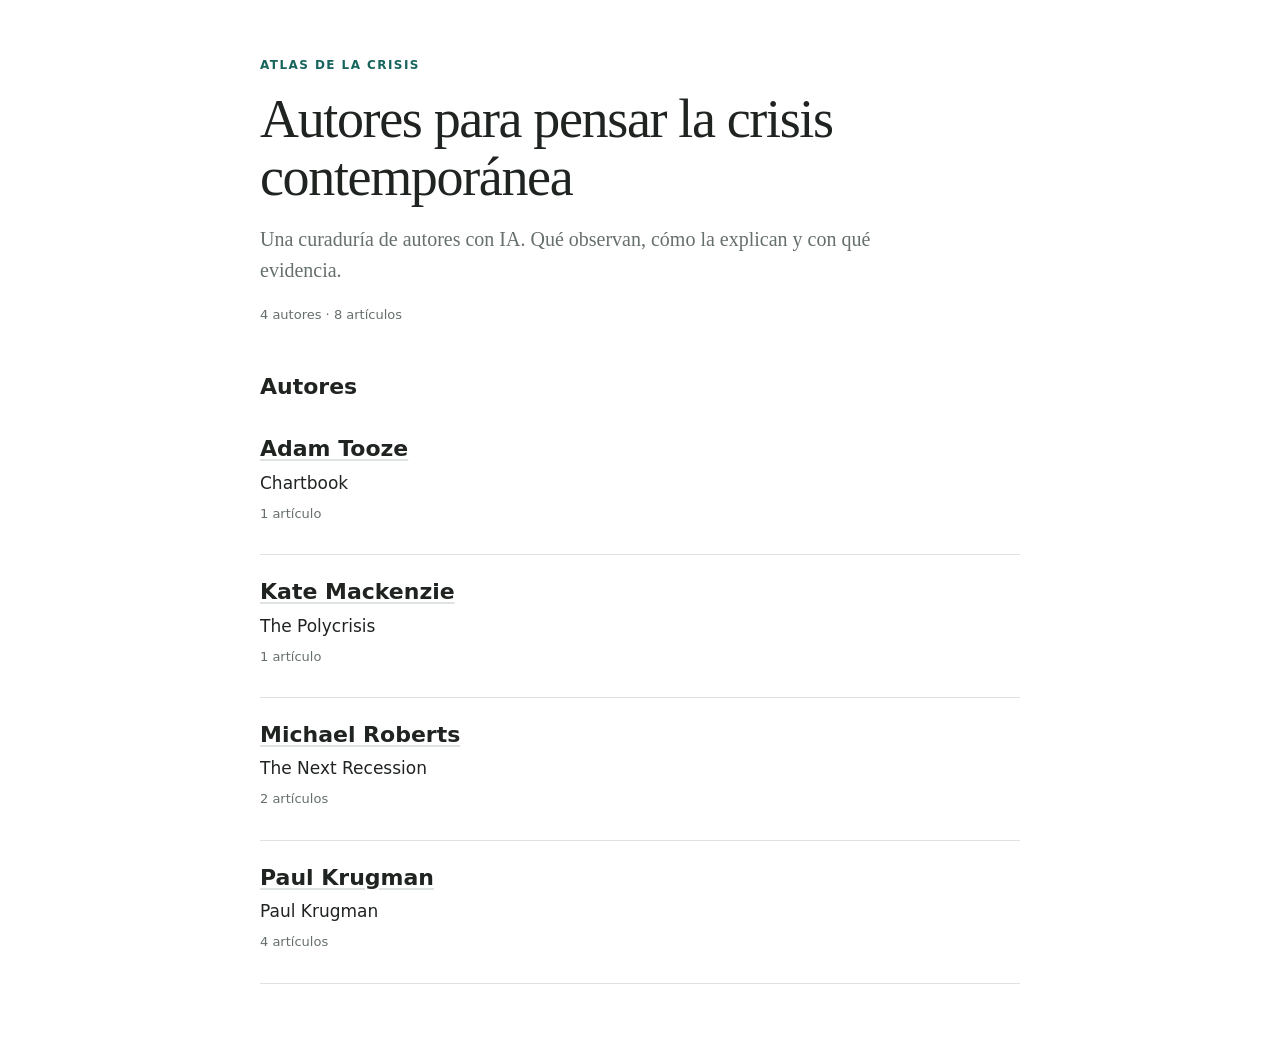
<file: docs/index.html>
<!doctype html><html lang="es"><head><meta charset="utf-8"><meta name="viewport" content="width=device-width, initial-scale=1"><title>Inicio · Atlas de la Crisis</title><style>:root {
  --ink: #202421;
  --muted: #66706a;
  --line: #dfe3df;
  --accent: #17645d;
  --warm: #7b5628;
}

* { box-sizing: border-box; }
html { scroll-behavior: smooth; }
body {
  margin: 0;
  color: var(--ink);
  background: #fff;
  font: 17px/1.65 system-ui, sans-serif;
}
a { color: var(--accent); text-underline-offset: 3px; }
a:focus-visible, summary:focus-visible {
  outline: 2px solid var(--warm);
  outline-offset: 4px;
}
main {
  width: min(100% - 40px, 760px);
  margin: 0 auto;
  padding: 56px 0 72px;
}
h1, h2, h3 { line-height: 1.2; }
h1 {
  max-width: 720px;
  margin: 14px 0 18px;
  font: 400 clamp(34px, 7vw, 54px)/1.08 Georgia, serif;
  letter-spacing: -.025em;
}
h2 { margin: 0; font-size: 22px; }
h3 { margin: 0 0 18px; font-size: 18px; }
p { margin: 0 0 14px; }
.brand {
  color: var(--accent);
  font-size: 12px;
  font-weight: 700;
  letter-spacing: .12em;
  text-transform: uppercase;
}
.brand a { color: inherit; text-decoration: none; }
.byline {
  display: flex;
  flex-wrap: wrap;
  gap: 6px 18px;
  color: var(--muted);
  font-size: 14px;
}
.byline a:first-child { color: inherit; text-decoration: none; }
.status {
  display: inline-block;
  margin-top: 10px;
  padding: 4px 8px;
  border: 1px solid var(--line);
  color: var(--muted);
  font-size: 12px;
}
.summary {
  margin: 44px 0 36px;
  padding-bottom: 36px;
  border-bottom: 1px solid var(--line);
}
.summary h2 { margin-bottom: 12px; }
.summary p { font: 20px/1.6 Georgia, serif; }
.lede {
  max-width: 680px;
  color: var(--muted);
  font: 20px/1.55 Georgia, serif;
}
.site-count { margin-top: 18px; color: var(--muted); font-size: 13px; }
.listing { margin-top: 48px; }
.listing > h2 { margin-bottom: 12px; }
.author-link, .article-link {
  padding: 24px 0;
  border-bottom: 1px solid var(--line);
}
.author-link h2, .article-link h2 { margin-bottom: 6px; }
.author-link h2 a, .article-link h2 a {
  color: var(--ink);
  text-decoration-color: var(--line);
}
.author-link p, .article-link p { margin-bottom: 6px; }
.author-link .meta, .article-link .meta { margin-left: 0; }
.limitations {
  margin: 0 0 36px;
  padding: 16px 0 16px 18px;
  border-left: 2px solid var(--warm);
  color: #574c3d;
  font-size: 14px;
}
.limitations ul { margin: 6px 0 0; padding-left: 20px; }
.section {
  padding: 28px 0;
  border-bottom: 1px solid var(--line);
}
.section h3 span {
  display: inline-block;
  width: 34px;
  color: var(--accent);
  font: 700 12px system-ui, sans-serif;
}
.item + .item { margin-top: 22px; }
.item p:last-of-type { margin-bottom: 0; }
.item-title { font-weight: 700; }
.meta {
  margin-left: 10px;
  color: var(--muted);
  font-size: 13px;
  font-weight: 400;
}
.item > p.meta { margin-left: 0; }
.inference, .unavailable {
  display: inline-block;
  margin: 0 0 7px 10px;
  color: var(--warm);
  font-size: 11px;
  font-weight: 700;
  letter-spacing: .05em;
  text-transform: uppercase;
}
.item > .inference:first-child { margin-left: 0; }
.empty { color: var(--muted); font-style: italic; }
details { margin-top: 10px; }
summary {
  color: var(--accent);
  cursor: pointer;
  font-size: 13px;
  font-weight: 650;
}
blockquote {
  margin: 14px 0 6px;
  padding-left: 16px;
  border-left: 2px solid var(--line);
  color: #4c554f;
  font: 16px/1.6 Georgia, serif;
  overflow-wrap: anywhere;
}
footer {
  margin-top: 50px;
  padding-top: 18px;
  border-top: 1px solid var(--line);
  color: var(--muted);
  font-size: 12px;
  overflow-wrap: anywhere;
}
.provenance dl {
  display: grid;
  grid-template-columns: 84px minmax(0, 1fr);
  gap: 5px 12px;
}
.provenance dt { font-weight: 700; }
.provenance dd { margin: 0; }
.provenance code { font-size: 11px; }

@media (max-width: 560px) {
  main { width: min(100% - 32px, 760px); padding-top: 34px; }
  .byline { display: grid; gap: 2px; }
  .summary { margin-top: 34px; }
  .provenance dl { grid-template-columns: 1fr; gap: 2px; }
  .provenance dd { margin-bottom: 8px; }
}

@media print {
  body { font-size: 11pt; }
  main { width: 100%; padding: 0; }
  h1 { font-size: 28pt; }
  .summary p { font-size: 13pt; }
  .status { border-color: #999; }
  .section { break-inside: avoid; }
  details > * { display: block; }
  footer { font-size: 9pt; }
}
</style></head><body><main><header class="page-header home"><p class="brand">ATLAS DE LA CRISIS</p><h1>Autores para pensar la crisis contemporánea</h1><p class="lede">Una curaduría de autores con IA. Qué observan, cómo la explican y con qué evidencia.</p><p class="site-count">4 autores · 8 artículos</p></header><section class="listing" aria-label="Autores"><h2>Autores</h2><article class="author-link"><h2><a href="adam_tooze/index.html">Adam Tooze</a></h2><p>Chartbook</p><p class="meta">1 artículo</p></article>
<article class="author-link"><h2><a href="kate_mackenzie/index.html">Kate Mackenzie</a></h2><p>The Polycrisis</p><p class="meta">1 artículo</p></article>
<article class="author-link"><h2><a href="michael_roberts/index.html">Michael Roberts</a></h2><p>The Next Recession</p><p class="meta">2 artículos</p></article>
<article class="author-link"><h2><a href="paul_krugman/index.html">Paul Krugman</a></h2><p>Paul Krugman</p><p class="meta">4 artículos</p></article></section></main></body></html>
</file>
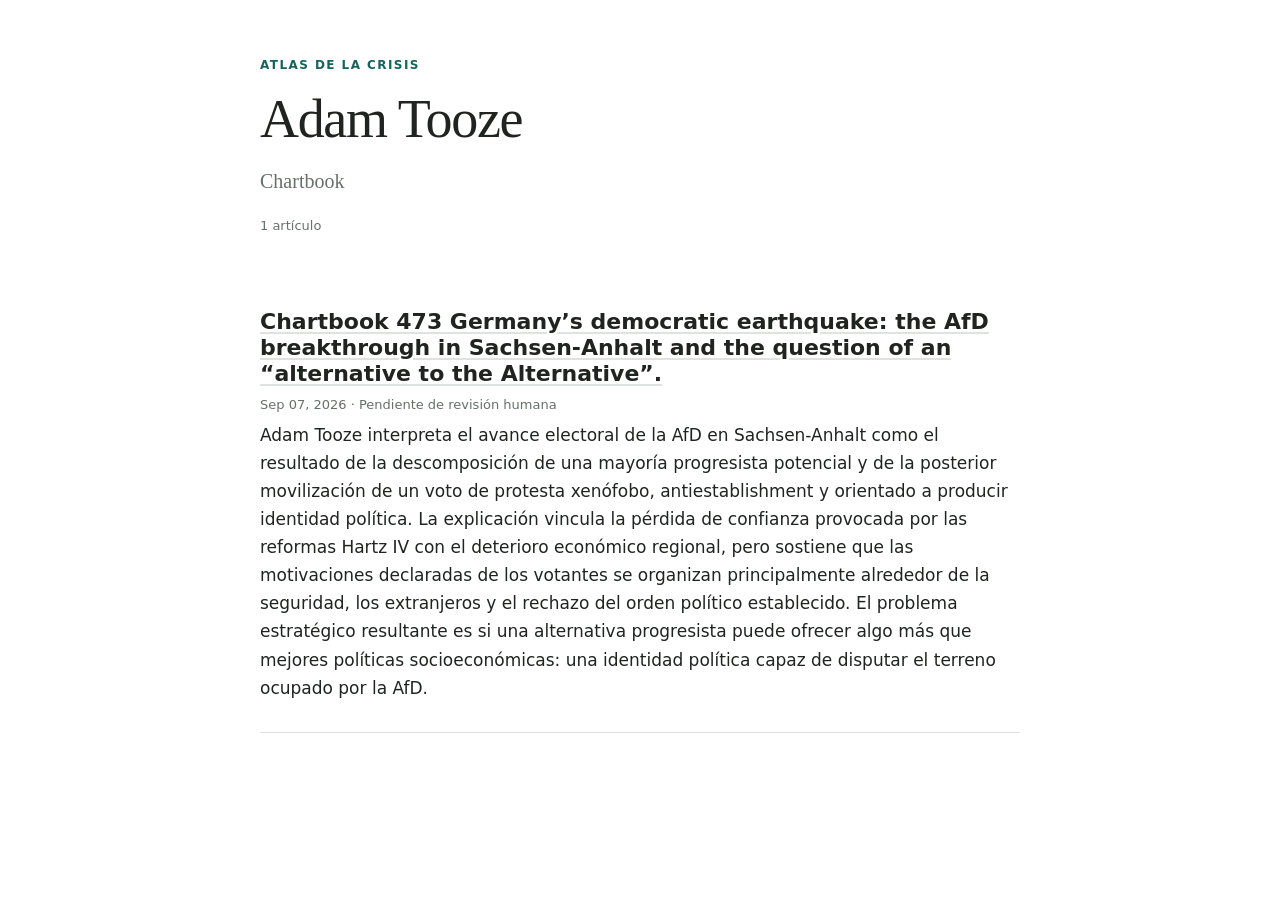
<file: docs/adam_tooze/index.html>
<!doctype html><html lang="es"><head><meta charset="utf-8"><meta name="viewport" content="width=device-width, initial-scale=1"><title>Adam Tooze · Atlas de la Crisis</title><style>:root {
  --ink: #202421;
  --muted: #66706a;
  --line: #dfe3df;
  --accent: #17645d;
  --warm: #7b5628;
}

* { box-sizing: border-box; }
html { scroll-behavior: smooth; }
body {
  margin: 0;
  color: var(--ink);
  background: #fff;
  font: 17px/1.65 system-ui, sans-serif;
}
a { color: var(--accent); text-underline-offset: 3px; }
a:focus-visible, summary:focus-visible {
  outline: 2px solid var(--warm);
  outline-offset: 4px;
}
main {
  width: min(100% - 40px, 760px);
  margin: 0 auto;
  padding: 56px 0 72px;
}
h1, h2, h3 { line-height: 1.2; }
h1 {
  max-width: 720px;
  margin: 14px 0 18px;
  font: 400 clamp(34px, 7vw, 54px)/1.08 Georgia, serif;
  letter-spacing: -.025em;
}
h2 { margin: 0; font-size: 22px; }
h3 { margin: 0 0 18px; font-size: 18px; }
p { margin: 0 0 14px; }
.brand {
  color: var(--accent);
  font-size: 12px;
  font-weight: 700;
  letter-spacing: .12em;
  text-transform: uppercase;
}
.brand a { color: inherit; text-decoration: none; }
.byline {
  display: flex;
  flex-wrap: wrap;
  gap: 6px 18px;
  color: var(--muted);
  font-size: 14px;
}
.byline a:first-child { color: inherit; text-decoration: none; }
.status {
  display: inline-block;
  margin-top: 10px;
  padding: 4px 8px;
  border: 1px solid var(--line);
  color: var(--muted);
  font-size: 12px;
}
.summary {
  margin: 44px 0 36px;
  padding-bottom: 36px;
  border-bottom: 1px solid var(--line);
}
.summary h2 { margin-bottom: 12px; }
.summary p { font: 20px/1.6 Georgia, serif; }
.lede {
  max-width: 680px;
  color: var(--muted);
  font: 20px/1.55 Georgia, serif;
}
.site-count { margin-top: 18px; color: var(--muted); font-size: 13px; }
.listing { margin-top: 48px; }
.listing > h2 { margin-bottom: 12px; }
.author-link, .article-link {
  padding: 24px 0;
  border-bottom: 1px solid var(--line);
}
.author-link h2, .article-link h2 { margin-bottom: 6px; }
.author-link h2 a, .article-link h2 a {
  color: var(--ink);
  text-decoration-color: var(--line);
}
.author-link p, .article-link p { margin-bottom: 6px; }
.author-link .meta, .article-link .meta { margin-left: 0; }
.limitations {
  margin: 0 0 36px;
  padding: 16px 0 16px 18px;
  border-left: 2px solid var(--warm);
  color: #574c3d;
  font-size: 14px;
}
.limitations ul { margin: 6px 0 0; padding-left: 20px; }
.section {
  padding: 28px 0;
  border-bottom: 1px solid var(--line);
}
.section h3 span {
  display: inline-block;
  width: 34px;
  color: var(--accent);
  font: 700 12px system-ui, sans-serif;
}
.item + .item { margin-top: 22px; }
.item p:last-of-type { margin-bottom: 0; }
.item-title { font-weight: 700; }
.meta {
  margin-left: 10px;
  color: var(--muted);
  font-size: 13px;
  font-weight: 400;
}
.item > p.meta { margin-left: 0; }
.inference, .unavailable {
  display: inline-block;
  margin: 0 0 7px 10px;
  color: var(--warm);
  font-size: 11px;
  font-weight: 700;
  letter-spacing: .05em;
  text-transform: uppercase;
}
.item > .inference:first-child { margin-left: 0; }
.empty { color: var(--muted); font-style: italic; }
details { margin-top: 10px; }
summary {
  color: var(--accent);
  cursor: pointer;
  font-size: 13px;
  font-weight: 650;
}
blockquote {
  margin: 14px 0 6px;
  padding-left: 16px;
  border-left: 2px solid var(--line);
  color: #4c554f;
  font: 16px/1.6 Georgia, serif;
  overflow-wrap: anywhere;
}
footer {
  margin-top: 50px;
  padding-top: 18px;
  border-top: 1px solid var(--line);
  color: var(--muted);
  font-size: 12px;
  overflow-wrap: anywhere;
}
.provenance dl {
  display: grid;
  grid-template-columns: 84px minmax(0, 1fr);
  gap: 5px 12px;
}
.provenance dt { font-weight: 700; }
.provenance dd { margin: 0; }
.provenance code { font-size: 11px; }

@media (max-width: 560px) {
  main { width: min(100% - 32px, 760px); padding-top: 34px; }
  .byline { display: grid; gap: 2px; }
  .summary { margin-top: 34px; }
  .provenance dl { grid-template-columns: 1fr; gap: 2px; }
  .provenance dd { margin-bottom: 8px; }
}

@media print {
  body { font-size: 11pt; }
  main { width: 100%; padding: 0; }
  h1 { font-size: 28pt; }
  .summary p { font-size: 13pt; }
  .status { border-color: #999; }
  .section { break-inside: avoid; }
  details > * { display: block; }
  footer { font-size: 9pt; }
}
</style></head><body><main><header class="page-header"><p class="brand"><a href="../index.html">Atlas de la Crisis</a></p><h1>Adam Tooze</h1><p class="lede">Chartbook</p><p class="site-count">1 artículo</p></header><section class="listing" aria-label="Artículos"><article class="article-link"><h2><a href="chartbook-473-germany-s-democratic-earthquake-the-afd-breakthrough-in-sachsen-anhalt-and-t-55e9f6d35f.html">Chartbook 473 Germany’s democratic earthquake: the AfD breakthrough in Sachsen-Anhalt and the question of an “alternative to the Alternative”.</a></h2><p class="meta">Sep 07, 2026 · Pendiente de revisión humana</p><p>Adam Tooze interpreta el avance electoral de la AfD en Sachsen-Anhalt como el resultado de la descomposición de una mayoría progresista potencial y de la posterior movilización de un voto de protesta xenófobo, antiestablishment y orientado a producir identidad política. La explicación vincula la pérdida de confianza provocada por las reformas Hartz IV con el deterioro económico regional, pero sostiene que las motivaciones declaradas de los votantes se organizan principalmente alrededor de la seguridad, los extranjeros y el rechazo del orden político establecido. El problema estratégico resultante es si una alternativa progresista puede ofrecer algo más que mejores políticas socioeconómicas: una identidad política capaz de disputar el terreno ocupado por la AfD.</p></article></section></main></body></html>
</file>
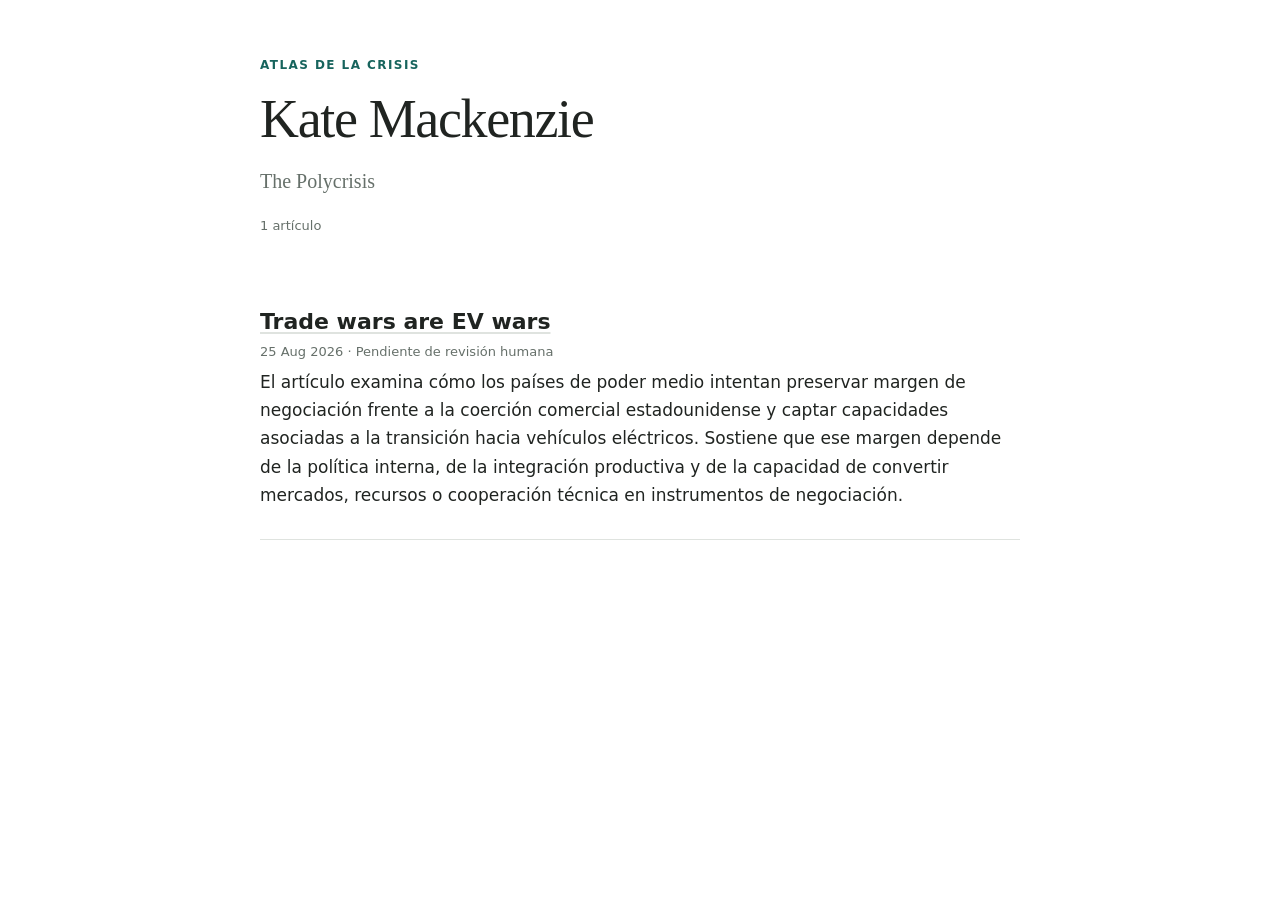
<file: docs/kate_mackenzie/index.html>
<!doctype html><html lang="es"><head><meta charset="utf-8"><meta name="viewport" content="width=device-width, initial-scale=1"><title>Kate Mackenzie · Atlas de la Crisis</title><style>:root {
  --ink: #202421;
  --muted: #66706a;
  --line: #dfe3df;
  --accent: #17645d;
  --warm: #7b5628;
}

* { box-sizing: border-box; }
html { scroll-behavior: smooth; }
body {
  margin: 0;
  color: var(--ink);
  background: #fff;
  font: 17px/1.65 system-ui, sans-serif;
}
a { color: var(--accent); text-underline-offset: 3px; }
a:focus-visible, summary:focus-visible {
  outline: 2px solid var(--warm);
  outline-offset: 4px;
}
main {
  width: min(100% - 40px, 760px);
  margin: 0 auto;
  padding: 56px 0 72px;
}
h1, h2, h3 { line-height: 1.2; }
h1 {
  max-width: 720px;
  margin: 14px 0 18px;
  font: 400 clamp(34px, 7vw, 54px)/1.08 Georgia, serif;
  letter-spacing: -.025em;
}
h2 { margin: 0; font-size: 22px; }
h3 { margin: 0 0 18px; font-size: 18px; }
p { margin: 0 0 14px; }
.brand {
  color: var(--accent);
  font-size: 12px;
  font-weight: 700;
  letter-spacing: .12em;
  text-transform: uppercase;
}
.brand a { color: inherit; text-decoration: none; }
.byline {
  display: flex;
  flex-wrap: wrap;
  gap: 6px 18px;
  color: var(--muted);
  font-size: 14px;
}
.byline a:first-child { color: inherit; text-decoration: none; }
.status {
  display: inline-block;
  margin-top: 10px;
  padding: 4px 8px;
  border: 1px solid var(--line);
  color: var(--muted);
  font-size: 12px;
}
.summary {
  margin: 44px 0 36px;
  padding-bottom: 36px;
  border-bottom: 1px solid var(--line);
}
.summary h2 { margin-bottom: 12px; }
.summary p { font: 20px/1.6 Georgia, serif; }
.lede {
  max-width: 680px;
  color: var(--muted);
  font: 20px/1.55 Georgia, serif;
}
.site-count { margin-top: 18px; color: var(--muted); font-size: 13px; }
.listing { margin-top: 48px; }
.listing > h2 { margin-bottom: 12px; }
.author-link, .article-link {
  padding: 24px 0;
  border-bottom: 1px solid var(--line);
}
.author-link h2, .article-link h2 { margin-bottom: 6px; }
.author-link h2 a, .article-link h2 a {
  color: var(--ink);
  text-decoration-color: var(--line);
}
.author-link p, .article-link p { margin-bottom: 6px; }
.author-link .meta, .article-link .meta { margin-left: 0; }
.limitations {
  margin: 0 0 36px;
  padding: 16px 0 16px 18px;
  border-left: 2px solid var(--warm);
  color: #574c3d;
  font-size: 14px;
}
.limitations ul { margin: 6px 0 0; padding-left: 20px; }
.section {
  padding: 28px 0;
  border-bottom: 1px solid var(--line);
}
.section h3 span {
  display: inline-block;
  width: 34px;
  color: var(--accent);
  font: 700 12px system-ui, sans-serif;
}
.item + .item { margin-top: 22px; }
.item p:last-of-type { margin-bottom: 0; }
.item-title { font-weight: 700; }
.meta {
  margin-left: 10px;
  color: var(--muted);
  font-size: 13px;
  font-weight: 400;
}
.item > p.meta { margin-left: 0; }
.inference, .unavailable {
  display: inline-block;
  margin: 0 0 7px 10px;
  color: var(--warm);
  font-size: 11px;
  font-weight: 700;
  letter-spacing: .05em;
  text-transform: uppercase;
}
.item > .inference:first-child { margin-left: 0; }
.empty { color: var(--muted); font-style: italic; }
details { margin-top: 10px; }
summary {
  color: var(--accent);
  cursor: pointer;
  font-size: 13px;
  font-weight: 650;
}
blockquote {
  margin: 14px 0 6px;
  padding-left: 16px;
  border-left: 2px solid var(--line);
  color: #4c554f;
  font: 16px/1.6 Georgia, serif;
  overflow-wrap: anywhere;
}
footer {
  margin-top: 50px;
  padding-top: 18px;
  border-top: 1px solid var(--line);
  color: var(--muted);
  font-size: 12px;
  overflow-wrap: anywhere;
}
.provenance dl {
  display: grid;
  grid-template-columns: 84px minmax(0, 1fr);
  gap: 5px 12px;
}
.provenance dt { font-weight: 700; }
.provenance dd { margin: 0; }
.provenance code { font-size: 11px; }

@media (max-width: 560px) {
  main { width: min(100% - 32px, 760px); padding-top: 34px; }
  .byline { display: grid; gap: 2px; }
  .summary { margin-top: 34px; }
  .provenance dl { grid-template-columns: 1fr; gap: 2px; }
  .provenance dd { margin-bottom: 8px; }
}

@media print {
  body { font-size: 11pt; }
  main { width: 100%; padding: 0; }
  h1 { font-size: 28pt; }
  .summary p { font-size: 13pt; }
  .status { border-color: #999; }
  .section { break-inside: avoid; }
  details > * { display: block; }
  footer { font-size: 9pt; }
}
</style></head><body><main><header class="page-header"><p class="brand"><a href="../index.html">Atlas de la Crisis</a></p><h1>Kate Mackenzie</h1><p class="lede">The Polycrisis</p><p class="site-count">1 artículo</p></header><section class="listing" aria-label="Artículos"><article class="article-link"><h2><a href="trade-wars-are-ev-wars-b7dc9fe4cd.html">Trade wars are EV wars</a></h2><p class="meta">25 Aug 2026 · Pendiente de revisión humana</p><p>El artículo examina cómo los países de poder medio intentan preservar margen de negociación frente a la coerción comercial estadounidense y captar capacidades asociadas a la transición hacia vehículos eléctricos. Sostiene que ese margen depende de la política interna, de la integración productiva y de la capacidad de convertir mercados, recursos o cooperación técnica en instrumentos de negociación.</p></article></section></main></body></html>
</file>
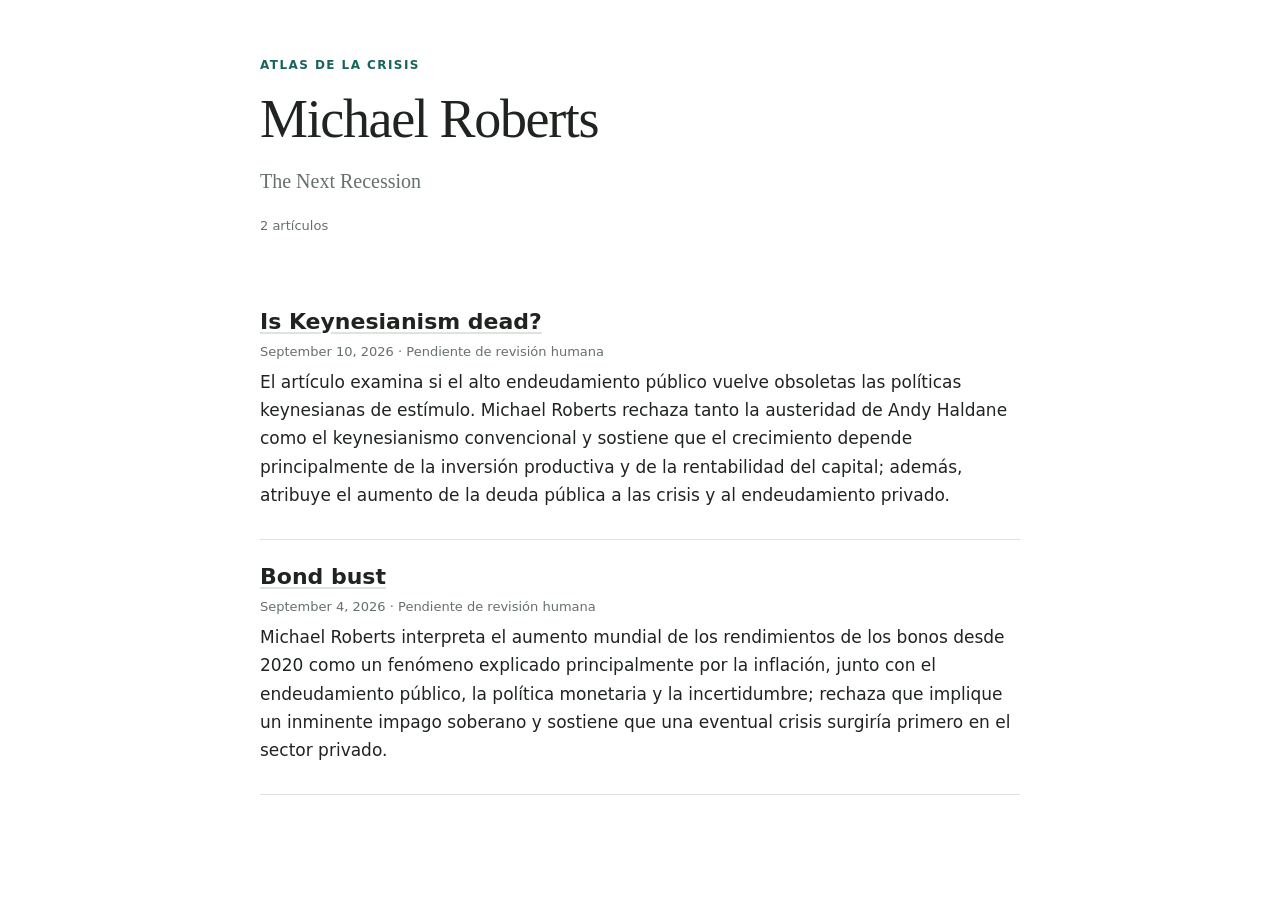
<file: docs/michael_roberts/index.html>
<!doctype html><html lang="es"><head><meta charset="utf-8"><meta name="viewport" content="width=device-width, initial-scale=1"><title>Michael Roberts · Atlas de la Crisis</title><style>:root {
  --ink: #202421;
  --muted: #66706a;
  --line: #dfe3df;
  --accent: #17645d;
  --warm: #7b5628;
}

* { box-sizing: border-box; }
html { scroll-behavior: smooth; }
body {
  margin: 0;
  color: var(--ink);
  background: #fff;
  font: 17px/1.65 system-ui, sans-serif;
}
a { color: var(--accent); text-underline-offset: 3px; }
a:focus-visible, summary:focus-visible {
  outline: 2px solid var(--warm);
  outline-offset: 4px;
}
main {
  width: min(100% - 40px, 760px);
  margin: 0 auto;
  padding: 56px 0 72px;
}
h1, h2, h3 { line-height: 1.2; }
h1 {
  max-width: 720px;
  margin: 14px 0 18px;
  font: 400 clamp(34px, 7vw, 54px)/1.08 Georgia, serif;
  letter-spacing: -.025em;
}
h2 { margin: 0; font-size: 22px; }
h3 { margin: 0 0 18px; font-size: 18px; }
p { margin: 0 0 14px; }
.brand {
  color: var(--accent);
  font-size: 12px;
  font-weight: 700;
  letter-spacing: .12em;
  text-transform: uppercase;
}
.brand a { color: inherit; text-decoration: none; }
.byline {
  display: flex;
  flex-wrap: wrap;
  gap: 6px 18px;
  color: var(--muted);
  font-size: 14px;
}
.byline a:first-child { color: inherit; text-decoration: none; }
.status {
  display: inline-block;
  margin-top: 10px;
  padding: 4px 8px;
  border: 1px solid var(--line);
  color: var(--muted);
  font-size: 12px;
}
.summary {
  margin: 44px 0 36px;
  padding-bottom: 36px;
  border-bottom: 1px solid var(--line);
}
.summary h2 { margin-bottom: 12px; }
.summary p { font: 20px/1.6 Georgia, serif; }
.lede {
  max-width: 680px;
  color: var(--muted);
  font: 20px/1.55 Georgia, serif;
}
.site-count { margin-top: 18px; color: var(--muted); font-size: 13px; }
.listing { margin-top: 48px; }
.listing > h2 { margin-bottom: 12px; }
.author-link, .article-link {
  padding: 24px 0;
  border-bottom: 1px solid var(--line);
}
.author-link h2, .article-link h2 { margin-bottom: 6px; }
.author-link h2 a, .article-link h2 a {
  color: var(--ink);
  text-decoration-color: var(--line);
}
.author-link p, .article-link p { margin-bottom: 6px; }
.author-link .meta, .article-link .meta { margin-left: 0; }
.limitations {
  margin: 0 0 36px;
  padding: 16px 0 16px 18px;
  border-left: 2px solid var(--warm);
  color: #574c3d;
  font-size: 14px;
}
.limitations ul { margin: 6px 0 0; padding-left: 20px; }
.section {
  padding: 28px 0;
  border-bottom: 1px solid var(--line);
}
.section h3 span {
  display: inline-block;
  width: 34px;
  color: var(--accent);
  font: 700 12px system-ui, sans-serif;
}
.item + .item { margin-top: 22px; }
.item p:last-of-type { margin-bottom: 0; }
.item-title { font-weight: 700; }
.meta {
  margin-left: 10px;
  color: var(--muted);
  font-size: 13px;
  font-weight: 400;
}
.item > p.meta { margin-left: 0; }
.inference, .unavailable {
  display: inline-block;
  margin: 0 0 7px 10px;
  color: var(--warm);
  font-size: 11px;
  font-weight: 700;
  letter-spacing: .05em;
  text-transform: uppercase;
}
.item > .inference:first-child { margin-left: 0; }
.empty { color: var(--muted); font-style: italic; }
details { margin-top: 10px; }
summary {
  color: var(--accent);
  cursor: pointer;
  font-size: 13px;
  font-weight: 650;
}
blockquote {
  margin: 14px 0 6px;
  padding-left: 16px;
  border-left: 2px solid var(--line);
  color: #4c554f;
  font: 16px/1.6 Georgia, serif;
  overflow-wrap: anywhere;
}
footer {
  margin-top: 50px;
  padding-top: 18px;
  border-top: 1px solid var(--line);
  color: var(--muted);
  font-size: 12px;
  overflow-wrap: anywhere;
}
.provenance dl {
  display: grid;
  grid-template-columns: 84px minmax(0, 1fr);
  gap: 5px 12px;
}
.provenance dt { font-weight: 700; }
.provenance dd { margin: 0; }
.provenance code { font-size: 11px; }

@media (max-width: 560px) {
  main { width: min(100% - 32px, 760px); padding-top: 34px; }
  .byline { display: grid; gap: 2px; }
  .summary { margin-top: 34px; }
  .provenance dl { grid-template-columns: 1fr; gap: 2px; }
  .provenance dd { margin-bottom: 8px; }
}

@media print {
  body { font-size: 11pt; }
  main { width: 100%; padding: 0; }
  h1 { font-size: 28pt; }
  .summary p { font-size: 13pt; }
  .status { border-color: #999; }
  .section { break-inside: avoid; }
  details > * { display: block; }
  footer { font-size: 9pt; }
}
</style></head><body><main><header class="page-header"><p class="brand"><a href="../index.html">Atlas de la Crisis</a></p><h1>Michael Roberts</h1><p class="lede">The Next Recession</p><p class="site-count">2 artículos</p></header><section class="listing" aria-label="Artículos"><article class="article-link"><h2><a href="is-keynesianism-dead-43e080bbe7.html">Is Keynesianism dead?</a></h2><p class="meta">September 10, 2026 · Pendiente de revisión humana</p><p>El artículo examina si el alto endeudamiento público vuelve obsoletas las políticas keynesianas de estímulo. Michael Roberts rechaza tanto la austeridad de Andy Haldane como el keynesianismo convencional y sostiene que el crecimiento depende principalmente de la inversión productiva y de la rentabilidad del capital; además, atribuye el aumento de la deuda pública a las crisis y al endeudamiento privado.</p></article>
<article class="article-link"><h2><a href="bond-bust.html">Bond bust</a></h2><p class="meta">September 4, 2026 · Pendiente de revisión humana</p><p>Michael Roberts interpreta el aumento mundial de los rendimientos de los bonos desde 2020 como un fenómeno explicado principalmente por la inflación, junto con el endeudamiento público, la política monetaria y la incertidumbre; rechaza que implique un inminente impago soberano y sostiene que una eventual crisis surgiría primero en el sector privado.</p></article></section></main></body></html>
</file>
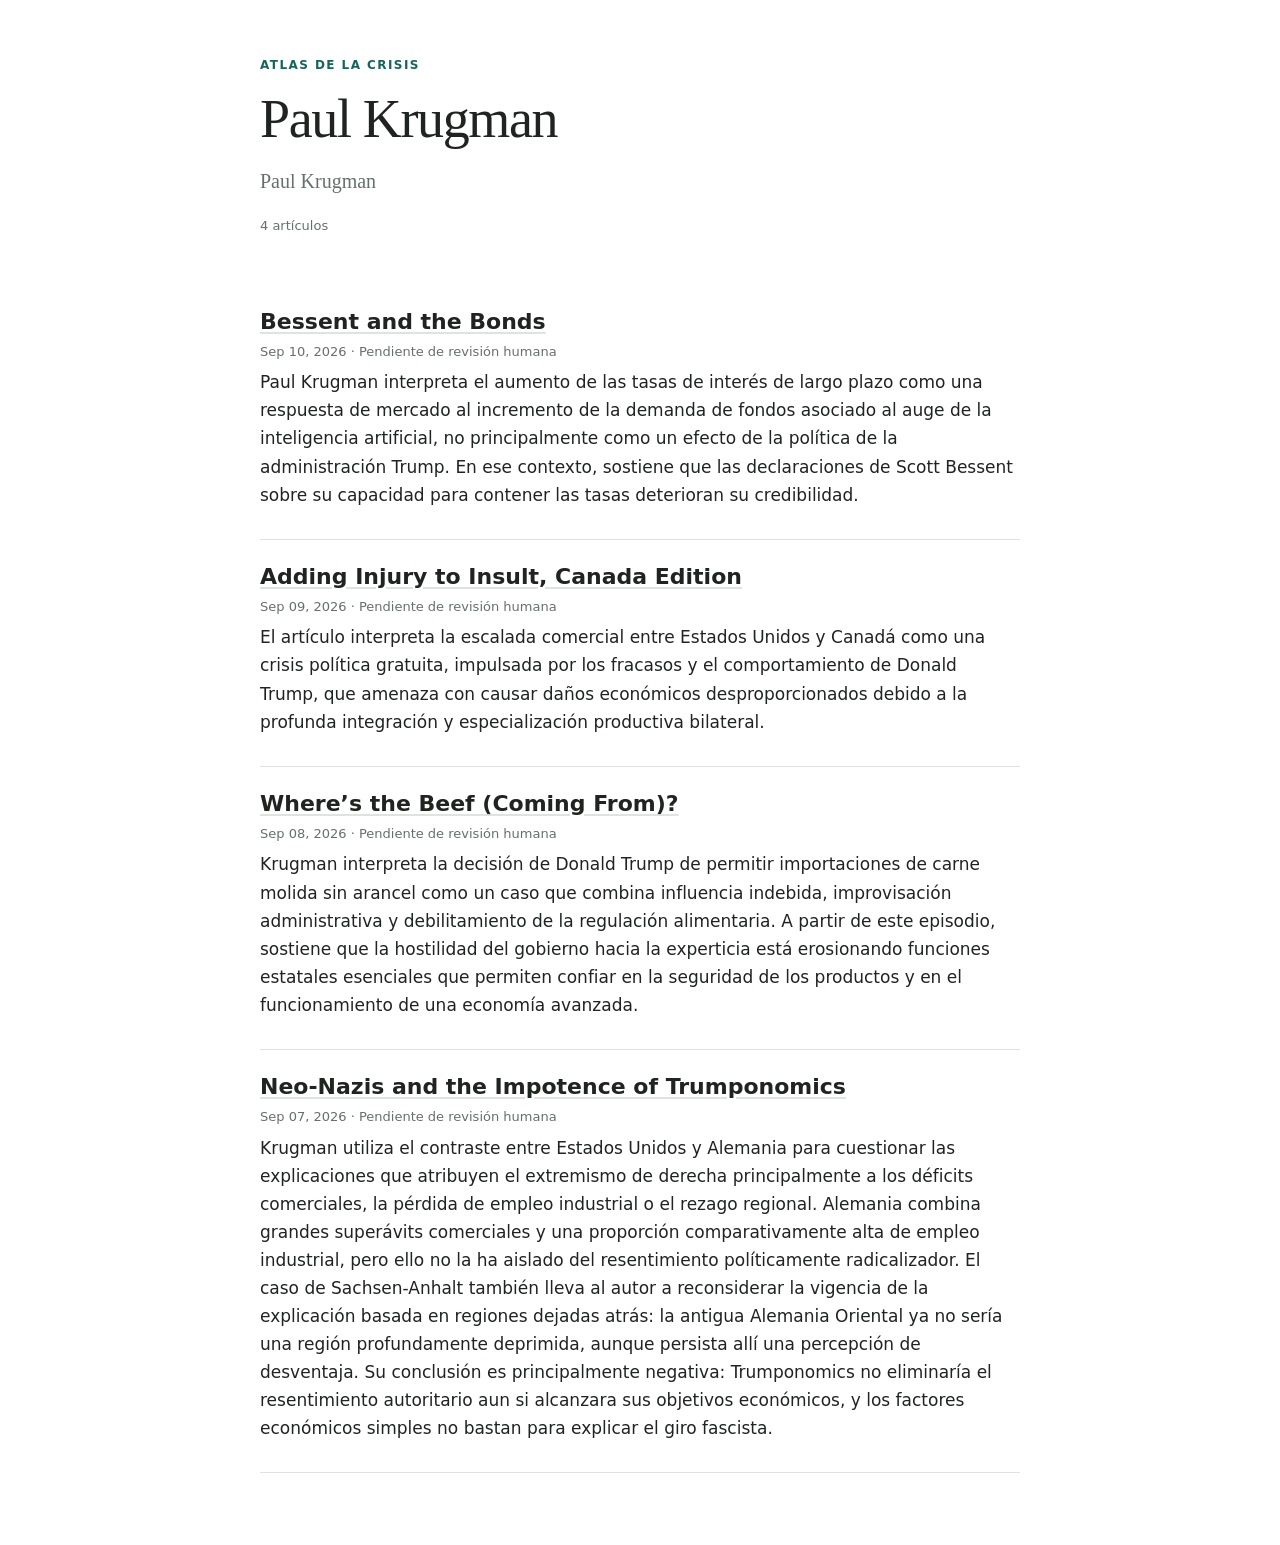
<file: docs/paul_krugman/index.html>
<!doctype html><html lang="es"><head><meta charset="utf-8"><meta name="viewport" content="width=device-width, initial-scale=1"><title>Paul Krugman · Atlas de la Crisis</title><style>:root {
  --ink: #202421;
  --muted: #66706a;
  --line: #dfe3df;
  --accent: #17645d;
  --warm: #7b5628;
}

* { box-sizing: border-box; }
html { scroll-behavior: smooth; }
body {
  margin: 0;
  color: var(--ink);
  background: #fff;
  font: 17px/1.65 system-ui, sans-serif;
}
a { color: var(--accent); text-underline-offset: 3px; }
a:focus-visible, summary:focus-visible {
  outline: 2px solid var(--warm);
  outline-offset: 4px;
}
main {
  width: min(100% - 40px, 760px);
  margin: 0 auto;
  padding: 56px 0 72px;
}
h1, h2, h3 { line-height: 1.2; }
h1 {
  max-width: 720px;
  margin: 14px 0 18px;
  font: 400 clamp(34px, 7vw, 54px)/1.08 Georgia, serif;
  letter-spacing: -.025em;
}
h2 { margin: 0; font-size: 22px; }
h3 { margin: 0 0 18px; font-size: 18px; }
p { margin: 0 0 14px; }
.brand {
  color: var(--accent);
  font-size: 12px;
  font-weight: 700;
  letter-spacing: .12em;
  text-transform: uppercase;
}
.brand a { color: inherit; text-decoration: none; }
.byline {
  display: flex;
  flex-wrap: wrap;
  gap: 6px 18px;
  color: var(--muted);
  font-size: 14px;
}
.byline a:first-child { color: inherit; text-decoration: none; }
.status {
  display: inline-block;
  margin-top: 10px;
  padding: 4px 8px;
  border: 1px solid var(--line);
  color: var(--muted);
  font-size: 12px;
}
.summary {
  margin: 44px 0 36px;
  padding-bottom: 36px;
  border-bottom: 1px solid var(--line);
}
.summary h2 { margin-bottom: 12px; }
.summary p { font: 20px/1.6 Georgia, serif; }
.lede {
  max-width: 680px;
  color: var(--muted);
  font: 20px/1.55 Georgia, serif;
}
.site-count { margin-top: 18px; color: var(--muted); font-size: 13px; }
.listing { margin-top: 48px; }
.listing > h2 { margin-bottom: 12px; }
.author-link, .article-link {
  padding: 24px 0;
  border-bottom: 1px solid var(--line);
}
.author-link h2, .article-link h2 { margin-bottom: 6px; }
.author-link h2 a, .article-link h2 a {
  color: var(--ink);
  text-decoration-color: var(--line);
}
.author-link p, .article-link p { margin-bottom: 6px; }
.author-link .meta, .article-link .meta { margin-left: 0; }
.limitations {
  margin: 0 0 36px;
  padding: 16px 0 16px 18px;
  border-left: 2px solid var(--warm);
  color: #574c3d;
  font-size: 14px;
}
.limitations ul { margin: 6px 0 0; padding-left: 20px; }
.section {
  padding: 28px 0;
  border-bottom: 1px solid var(--line);
}
.section h3 span {
  display: inline-block;
  width: 34px;
  color: var(--accent);
  font: 700 12px system-ui, sans-serif;
}
.item + .item { margin-top: 22px; }
.item p:last-of-type { margin-bottom: 0; }
.item-title { font-weight: 700; }
.meta {
  margin-left: 10px;
  color: var(--muted);
  font-size: 13px;
  font-weight: 400;
}
.item > p.meta { margin-left: 0; }
.inference, .unavailable {
  display: inline-block;
  margin: 0 0 7px 10px;
  color: var(--warm);
  font-size: 11px;
  font-weight: 700;
  letter-spacing: .05em;
  text-transform: uppercase;
}
.item > .inference:first-child { margin-left: 0; }
.empty { color: var(--muted); font-style: italic; }
details { margin-top: 10px; }
summary {
  color: var(--accent);
  cursor: pointer;
  font-size: 13px;
  font-weight: 650;
}
blockquote {
  margin: 14px 0 6px;
  padding-left: 16px;
  border-left: 2px solid var(--line);
  color: #4c554f;
  font: 16px/1.6 Georgia, serif;
  overflow-wrap: anywhere;
}
footer {
  margin-top: 50px;
  padding-top: 18px;
  border-top: 1px solid var(--line);
  color: var(--muted);
  font-size: 12px;
  overflow-wrap: anywhere;
}
.provenance dl {
  display: grid;
  grid-template-columns: 84px minmax(0, 1fr);
  gap: 5px 12px;
}
.provenance dt { font-weight: 700; }
.provenance dd { margin: 0; }
.provenance code { font-size: 11px; }

@media (max-width: 560px) {
  main { width: min(100% - 32px, 760px); padding-top: 34px; }
  .byline { display: grid; gap: 2px; }
  .summary { margin-top: 34px; }
  .provenance dl { grid-template-columns: 1fr; gap: 2px; }
  .provenance dd { margin-bottom: 8px; }
}

@media print {
  body { font-size: 11pt; }
  main { width: 100%; padding: 0; }
  h1 { font-size: 28pt; }
  .summary p { font-size: 13pt; }
  .status { border-color: #999; }
  .section { break-inside: avoid; }
  details > * { display: block; }
  footer { font-size: 9pt; }
}
</style></head><body><main><header class="page-header"><p class="brand"><a href="../index.html">Atlas de la Crisis</a></p><h1>Paul Krugman</h1><p class="lede">Paul Krugman</p><p class="site-count">4 artículos</p></header><section class="listing" aria-label="Artículos"><article class="article-link"><h2><a href="bessent-and-the-bonds-eac4f29ff5.html">Bessent and the Bonds</a></h2><p class="meta">Sep 10, 2026 · Pendiente de revisión humana</p><p>Paul Krugman interpreta el aumento de las tasas de interés de largo plazo como una respuesta de mercado al incremento de la demanda de fondos asociado al auge de la inteligencia artificial, no principalmente como un efecto de la política de la administración Trump. En ese contexto, sostiene que las declaraciones de Scott Bessent sobre su capacidad para contener las tasas deterioran su credibilidad.</p></article>
<article class="article-link"><h2><a href="adding-injury-to-insult-canada-edition-567605c2e6.html">Adding Injury to Insult, Canada Edition</a></h2><p class="meta">Sep 09, 2026 · Pendiente de revisión humana</p><p>El artículo interpreta la escalada comercial entre Estados Unidos y Canadá como una crisis política gratuita, impulsada por los fracasos y el comportamiento de Donald Trump, que amenaza con causar daños económicos desproporcionados debido a la profunda integración y especialización productiva bilateral.</p></article>
<article class="article-link"><h2><a href="where-s-the-beef-coming-from-4a03865ed7.html">Where’s the Beef (Coming From)?</a></h2><p class="meta">Sep 08, 2026 · Pendiente de revisión humana</p><p>Krugman interpreta la decisión de Donald Trump de permitir importaciones de carne molida sin arancel como un caso que combina influencia indebida, improvisación administrativa y debilitamiento de la regulación alimentaria. A partir de este episodio, sostiene que la hostilidad del gobierno hacia la experticia está erosionando funciones estatales esenciales que permiten confiar en la seguridad de los productos y en el funcionamiento de una economía avanzada.</p></article>
<article class="article-link"><h2><a href="neo-nazis-and-the-impotence-of-trumponomics-c250e4c121.html">Neo-Nazis and the Impotence of Trumponomics</a></h2><p class="meta">Sep 07, 2026 · Pendiente de revisión humana</p><p>Krugman utiliza el contraste entre Estados Unidos y Alemania para cuestionar las explicaciones que atribuyen el extremismo de derecha principalmente a los déficits comerciales, la pérdida de empleo industrial o el rezago regional. Alemania combina grandes superávits comerciales y una proporción comparativamente alta de empleo industrial, pero ello no la ha aislado del resentimiento políticamente radicalizador. El caso de Sachsen-Anhalt también lleva al autor a reconsiderar la vigencia de la explicación basada en regiones dejadas atrás: la antigua Alemania Oriental ya no sería una región profundamente deprimida, aunque persista allí una percepción de desventaja. Su conclusión es principalmente negativa: Trumponomics no eliminaría el resentimiento autoritario aun si alcanzara sus objetivos económicos, y los factores económicos simples no bastan para explicar el giro fascista.</p></article></section></main></body></html>
</file>
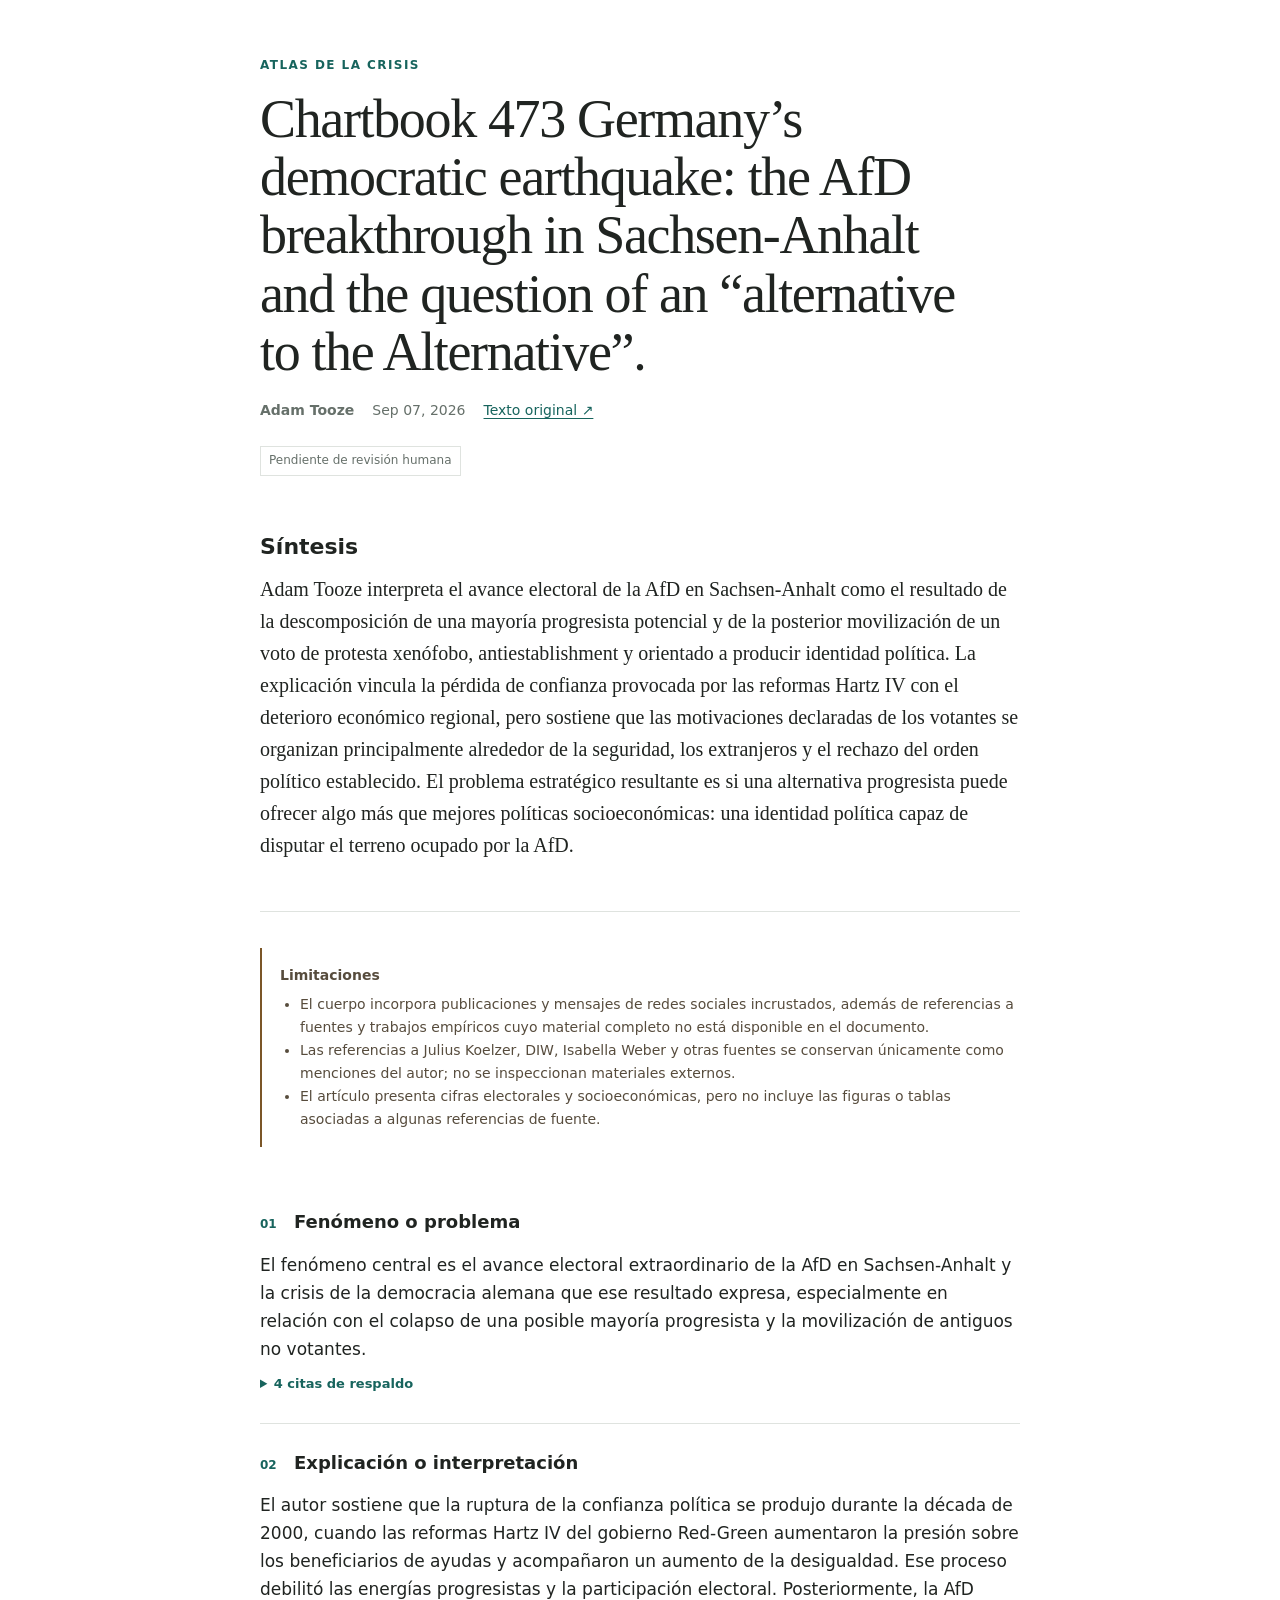
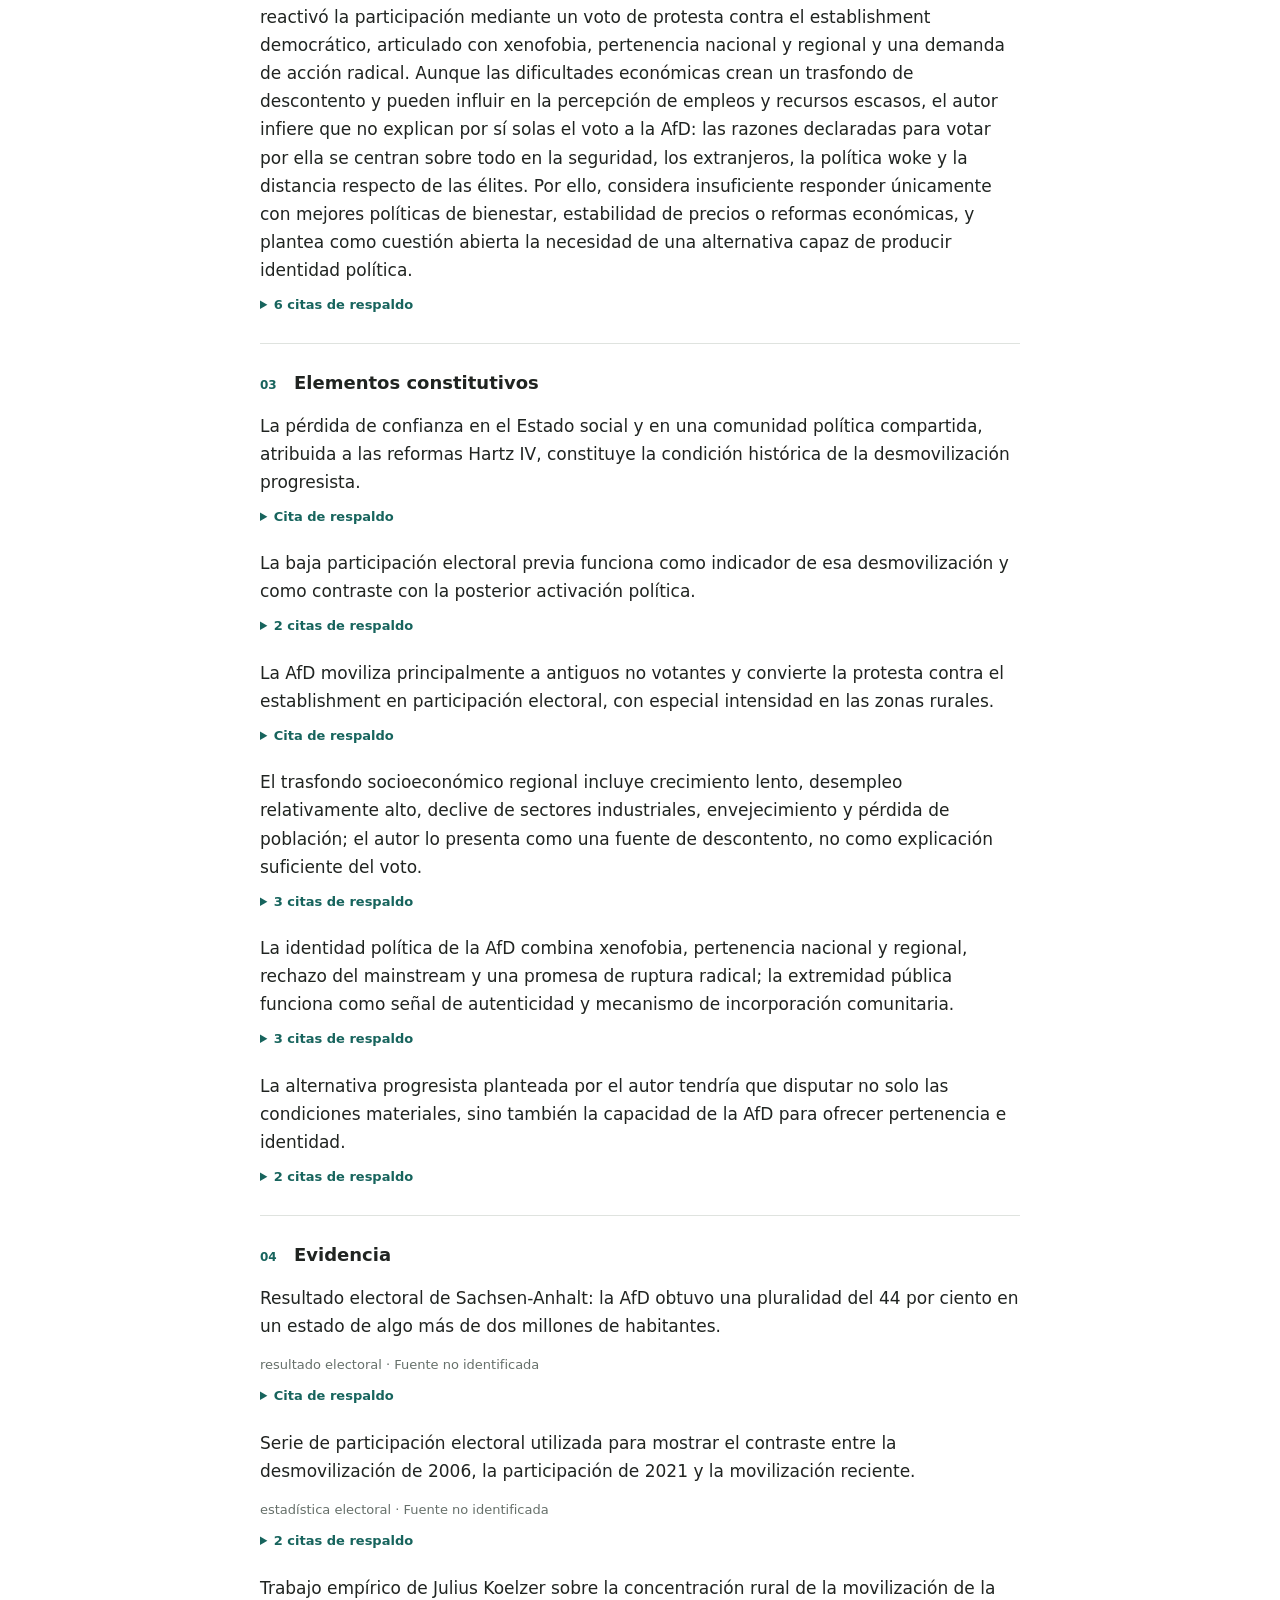
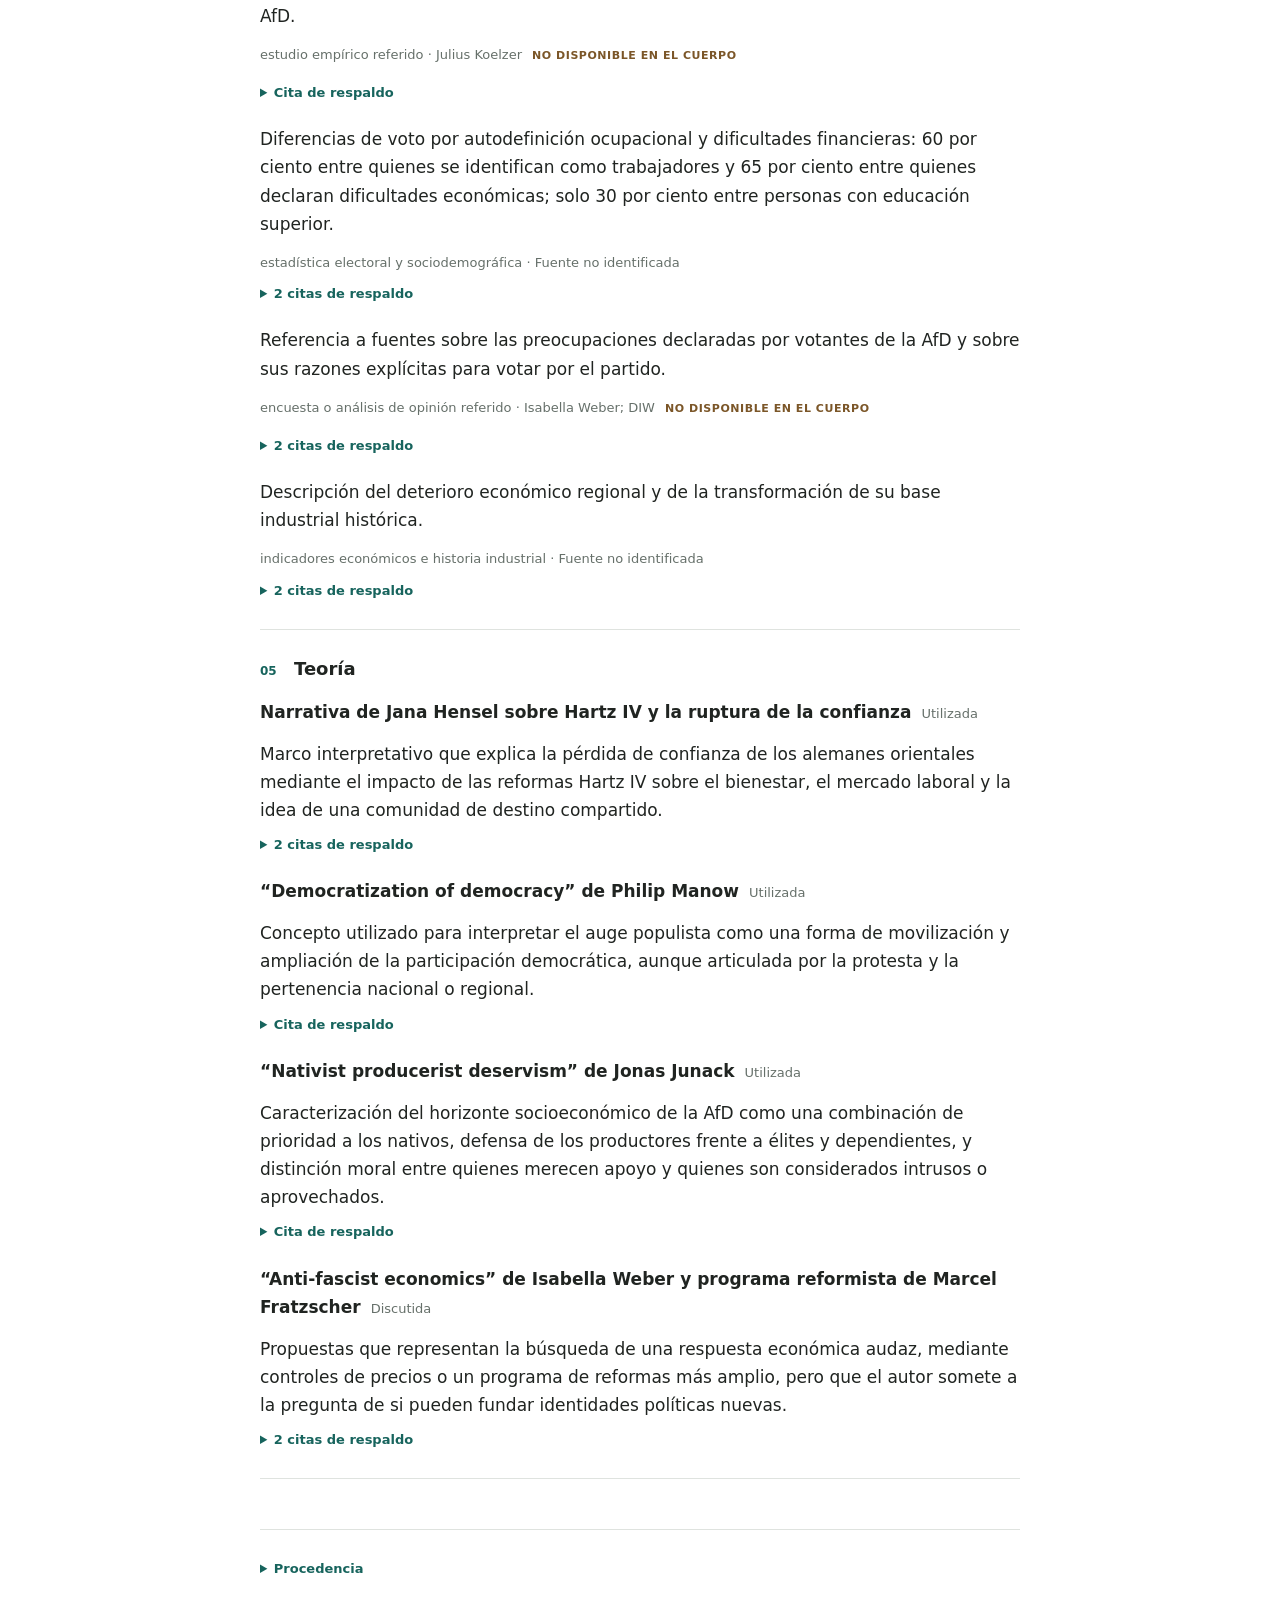
<file: docs/adam_tooze/chartbook-473-germany-s-democratic-earthquake-the-afd-breakthrough-in-sachsen-anhalt-and-t-55e9f6d35f.html>
<!doctype html><html lang="es"><head><meta charset="utf-8"><meta name="viewport" content="width=device-width, initial-scale=1"><title>Chartbook 473 Germany’s democratic earthquake: the AfD breakthrough in Sachsen-Anhalt and the question of an “alternative to the Alternative”. · Atlas de la Crisis</title><style>:root {
  --ink: #202421;
  --muted: #66706a;
  --line: #dfe3df;
  --accent: #17645d;
  --warm: #7b5628;
}

* { box-sizing: border-box; }
html { scroll-behavior: smooth; }
body {
  margin: 0;
  color: var(--ink);
  background: #fff;
  font: 17px/1.65 system-ui, sans-serif;
}
a { color: var(--accent); text-underline-offset: 3px; }
a:focus-visible, summary:focus-visible {
  outline: 2px solid var(--warm);
  outline-offset: 4px;
}
main {
  width: min(100% - 40px, 760px);
  margin: 0 auto;
  padding: 56px 0 72px;
}
h1, h2, h3 { line-height: 1.2; }
h1 {
  max-width: 720px;
  margin: 14px 0 18px;
  font: 400 clamp(34px, 7vw, 54px)/1.08 Georgia, serif;
  letter-spacing: -.025em;
}
h2 { margin: 0; font-size: 22px; }
h3 { margin: 0 0 18px; font-size: 18px; }
p { margin: 0 0 14px; }
.brand {
  color: var(--accent);
  font-size: 12px;
  font-weight: 700;
  letter-spacing: .12em;
  text-transform: uppercase;
}
.brand a { color: inherit; text-decoration: none; }
.byline {
  display: flex;
  flex-wrap: wrap;
  gap: 6px 18px;
  color: var(--muted);
  font-size: 14px;
}
.byline a:first-child { color: inherit; text-decoration: none; }
.status {
  display: inline-block;
  margin-top: 10px;
  padding: 4px 8px;
  border: 1px solid var(--line);
  color: var(--muted);
  font-size: 12px;
}
.summary {
  margin: 44px 0 36px;
  padding-bottom: 36px;
  border-bottom: 1px solid var(--line);
}
.summary h2 { margin-bottom: 12px; }
.summary p { font: 20px/1.6 Georgia, serif; }
.lede {
  max-width: 680px;
  color: var(--muted);
  font: 20px/1.55 Georgia, serif;
}
.site-count { margin-top: 18px; color: var(--muted); font-size: 13px; }
.listing { margin-top: 48px; }
.listing > h2 { margin-bottom: 12px; }
.author-link, .article-link {
  padding: 24px 0;
  border-bottom: 1px solid var(--line);
}
.author-link h2, .article-link h2 { margin-bottom: 6px; }
.author-link h2 a, .article-link h2 a {
  color: var(--ink);
  text-decoration-color: var(--line);
}
.author-link p, .article-link p { margin-bottom: 6px; }
.author-link .meta, .article-link .meta { margin-left: 0; }
.limitations {
  margin: 0 0 36px;
  padding: 16px 0 16px 18px;
  border-left: 2px solid var(--warm);
  color: #574c3d;
  font-size: 14px;
}
.limitations ul { margin: 6px 0 0; padding-left: 20px; }
.section {
  padding: 28px 0;
  border-bottom: 1px solid var(--line);
}
.section h3 span {
  display: inline-block;
  width: 34px;
  color: var(--accent);
  font: 700 12px system-ui, sans-serif;
}
.item + .item { margin-top: 22px; }
.item p:last-of-type { margin-bottom: 0; }
.item-title { font-weight: 700; }
.meta {
  margin-left: 10px;
  color: var(--muted);
  font-size: 13px;
  font-weight: 400;
}
.item > p.meta { margin-left: 0; }
.inference, .unavailable {
  display: inline-block;
  margin: 0 0 7px 10px;
  color: var(--warm);
  font-size: 11px;
  font-weight: 700;
  letter-spacing: .05em;
  text-transform: uppercase;
}
.item > .inference:first-child { margin-left: 0; }
.empty { color: var(--muted); font-style: italic; }
details { margin-top: 10px; }
summary {
  color: var(--accent);
  cursor: pointer;
  font-size: 13px;
  font-weight: 650;
}
blockquote {
  margin: 14px 0 6px;
  padding-left: 16px;
  border-left: 2px solid var(--line);
  color: #4c554f;
  font: 16px/1.6 Georgia, serif;
  overflow-wrap: anywhere;
}
footer {
  margin-top: 50px;
  padding-top: 18px;
  border-top: 1px solid var(--line);
  color: var(--muted);
  font-size: 12px;
  overflow-wrap: anywhere;
}
.provenance dl {
  display: grid;
  grid-template-columns: 84px minmax(0, 1fr);
  gap: 5px 12px;
}
.provenance dt { font-weight: 700; }
.provenance dd { margin: 0; }
.provenance code { font-size: 11px; }

@media (max-width: 560px) {
  main { width: min(100% - 32px, 760px); padding-top: 34px; }
  .byline { display: grid; gap: 2px; }
  .summary { margin-top: 34px; }
  .provenance dl { grid-template-columns: 1fr; gap: 2px; }
  .provenance dd { margin-bottom: 8px; }
}

@media print {
  body { font-size: 11pt; }
  main { width: 100%; padding: 0; }
  h1 { font-size: 28pt; }
  .summary p { font-size: 13pt; }
  .status { border-color: #999; }
  .section { break-inside: avoid; }
  details > * { display: block; }
  footer { font-size: 9pt; }
}
</style></head><body><main><header class="page-header"><p class="brand"><a href="../index.html">Atlas de la Crisis</a></p><h1>Chartbook 473 Germany’s democratic earthquake: the AfD breakthrough in Sachsen-Anhalt and the question of an “alternative to the Alternative”.</h1><p class="byline"><a href="index.html"><strong>Adam Tooze</strong></a><span>Sep 07, 2026</span><a href="https://adamtooze.substack.com/p/chartbook-473-germanys-democratic">Texto original ↗</a></p><p class="status">Pendiente de revisión humana</p></header><section class="summary"><h2>Síntesis</h2><p>Adam Tooze interpreta el avance electoral de la AfD en Sachsen-Anhalt como el resultado de la descomposición de una mayoría progresista potencial y de la posterior movilización de un voto de protesta xenófobo, antiestablishment y orientado a producir identidad política. La explicación vincula la pérdida de confianza provocada por las reformas Hartz IV con el deterioro económico regional, pero sostiene que las motivaciones declaradas de los votantes se organizan principalmente alrededor de la seguridad, los extranjeros y el rechazo del orden político establecido. El problema estratégico resultante es si una alternativa progresista puede ofrecer algo más que mejores políticas socioeconómicas: una identidad política capaz de disputar el terreno ocupado por la AfD.</p></section><aside class="limitations"><strong>Limitaciones</strong><ul><li>El cuerpo incorpora publicaciones y mensajes de redes sociales incrustados, además de referencias a fuentes y trabajos empíricos cuyo material completo no está disponible en el documento.</li>
<li>Las referencias a Julius Koelzer, DIW, Isabella Weber y otras fuentes se conservan únicamente como menciones del autor; no se inspeccionan materiales externos.</li>
<li>El artículo presenta cifras electorales y socioeconómicas, pero no incluye las figuras o tablas asociadas a algunas referencias de fuente.</li></ul></aside><article class="problem"><section class="section"><h3><span>01</span>Fenómeno o problema</h3><div class="item"><p>El fenómeno central es el avance electoral extraordinario de la AfD en Sachsen-Anhalt y la crisis de la democracia alemana que ese resultado expresa, especialmente en relación con el colapso de una posible mayoría progresista y la movilización de antiguos no votantes.</p><details class="quotes"><summary>4 citas de respaldo</summary><blockquote>Germany’s democracy has suffered an earthquake.</blockquote>
<blockquote>The crisis of German democracy has long been forecast. It now seems to be upon us.</blockquote>
<blockquote>So what needs to be explained is not so much the deep continuity of nationalist sentiment, so much as the collapse of a potential progressive majority.</blockquote>
<blockquote>The main driver and beneficiary of this electoral mobilization is the AfD. Of its huge surge in support by far the largest part came from previous non-voters.</blockquote></details></div></section><section class="section"><h3><span>02</span>Explicación o interpretación</h3><div class="item"><p>El autor sostiene que la ruptura de la confianza política se produjo durante la década de 2000, cuando las reformas Hartz IV del gobierno Red-Green aumentaron la presión sobre los beneficiarios de ayudas y acompañaron un aumento de la desigualdad. Ese proceso debilitó las energías progresistas y la participación electoral. Posteriormente, la AfD reactivó la participación mediante un voto de protesta contra el establishment democrático, articulado con xenofobia, pertenencia nacional y regional y una demanda de acción radical. Aunque las dificultades económicas crean un trasfondo de descontento y pueden influir en la percepción de empleos y recursos escasos, el autor infiere que no explican por sí solas el voto a la AfD: las razones declaradas para votar por ella se centran sobre todo en la seguridad, los extranjeros, la política woke y la distancia respecto de las élites. Por ello, considera insuficiente responder únicamente con mejores políticas de bienestar, estabilidad de precios o reformas económicas, y plantea como cuestión abierta la necesidad de una alternativa capaz de producir identidad política.</p><details class="quotes"><summary>6 citas de respaldo</summary><blockquote>She argues that the breakdown of trust happened in the 2000s due to the Red-Green government’s dramatic assault on the German model of welfare and labour market administration - known as the “Hartz IV reforms”.</blockquote>
<blockquote>These changes, that began to be rolled out in 2003, dramatically increased pressure on welfare recipients and went hand in hand with a surge in the pre-tax gini of inequality.</blockquote>
<blockquote>In political terms, Hensel argues, they shocked East Germans out of any illusion of a common, shared community of fate.</blockquote>
<blockquote>It seems hard to disagree with the basic diagnosis that what we are witnessing is a highly mobilized protest vote against the German democratic establishment couched in terms of a xenophobia and an embrace of national and regional belonging.</blockquote>
<blockquote>But if you ask them what they think about the AfD and why they voted for it, economic issues are barely mentioned. What comes first is security, foreigners, woke politics, remoteness etc.</blockquote>
<blockquote>The more obvious conclusion is that to contest the political terrain with the AfD, if that is indeed something we want to do, we need to offer not more of the same (just better), but an “alternative to the Alternative”</blockquote></details></div></section><section class="section"><h3><span>03</span>Elementos constitutivos</h3><div class="item"><p>La pérdida de confianza en el Estado social y en una comunidad política compartida, atribuida a las reformas Hartz IV, constituye la condición histórica de la desmovilización progresista.</p><details class="quotes"><summary>Cita de respaldo</summary><blockquote>Initially, this was profoundly alienating and demotivating. The left-progressive energies of the late 1990s and early 2000s, dissipated.</blockquote></details></div>
<div class="item"><p>La baja participación electoral previa funciona como indicador de esa desmovilización y como contraste con la posterior activación política.</p><details class="quotes"><summary>2 citas de respaldo</summary><blockquote>Sachsen-Anhalt’s previous claim to fame in electoral history dated to 2006, when it set the record for the lowest popular participation in a regional election, with a turnout of only 44.4 percent.</blockquote>
<blockquote>From the lows of 2006, turnout surged at the weekend to 78 percent, up from barely 60 percent in 2021.</blockquote></details></div>
<div class="item"><p>La AfD moviliza principalmente a antiguos no votantes y convierte la protesta contra el establishment en participación electoral, con especial intensidad en las zonas rurales.</p><details class="quotes"><summary>Cita de respaldo</summary><blockquote>As heroric empirical work by political scientist Julius Koelzer has shown, this mobilization is most dramatic in the rural areas of the state.</blockquote></details></div>
<div class="item"><p>El trasfondo socioeconómico regional incluye crecimiento lento, desempleo relativamente alto, declive de sectores industriales, envejecimiento y pérdida de población; el autor lo presenta como una fuente de descontento, no como explicación suficiente del voto.</p><details class="quotes"><summary>3 citas de respaldo</summary><blockquote>Even by Germany’s modest standards, growth in Sachsen-Anhalt is slow. Unemployment is relatively high.</blockquote>
<blockquote>Population is aging and declining.</blockquote>
<blockquote>And it is easy to find answers there for deep seated discontent.</blockquote></details></div>
<div class="item"><p>La identidad política de la AfD combina xenofobia, pertenencia nacional y regional, rechazo del mainstream y una promesa de ruptura radical; la extremidad pública funciona como señal de autenticidad y mecanismo de incorporación comunitaria.</p><details class="quotes"><summary>3 citas de respaldo</summary><blockquote>The racism and xenophobia of the AfD are real. But they are all the more powerful because they serve as a kind of commitment device.</blockquote>
<blockquote>They establish an identity beyond the “Berlin Republic” mainstream and invite voters to join them.</blockquote>
<blockquote>The AfD has worked assiduously to foster and build that community.</blockquote></details></div>
<div class="item"><p>La alternativa progresista planteada por el autor tendría que disputar no solo las condiciones materiales, sino también la capacidad de la AfD para ofrecer pertenencia e identidad.</p><details class="quotes"><summary>2 citas de respaldo</summary><blockquote>it must address not just the material realities of relative economic disadvantage, but above all the “outsider” credentials of the AfD.</blockquote>
<blockquote>That can produce identity.</blockquote></details></div></section><section class="section"><h3><span>04</span>Evidencia</h3><div class="item"><p>Resultado electoral de Sachsen-Anhalt: la AfD obtuvo una pluralidad del 44 por ciento en un estado de algo más de dos millones de habitantes.</p><p class="meta">resultado electoral · Fuente no identificada</p><details class="quotes"><summary>Cita de respaldo</summary><blockquote>In its regional elections at the weekend, the tiny state of Sachsen-Anhalt - population of just over 2 million souls - gave a stonking 44 percent plurality to the AfD (Alternative für Deutschland).</blockquote></details></div>
<div class="item"><p>Serie de participación electoral utilizada para mostrar el contraste entre la desmovilización de 2006, la participación de 2021 y la movilización reciente.</p><p class="meta">estadística electoral · Fuente no identificada</p><details class="quotes"><summary>2 citas de respaldo</summary><blockquote>Sachsen-Anhalt’s previous claim to fame in electoral history dated to 2006, when it set the record for the lowest popular participation in a regional election, with a turnout of only 44.4 percent.</blockquote>
<blockquote>From the lows of 2006, turnout surged at the weekend to 78 percent, up from barely 60 percent in 2021.</blockquote></details></div>
<div class="item"><p>Trabajo empírico de Julius Koelzer sobre la concentración rural de la movilización de la AfD.</p><p class="meta">estudio empírico referido · Julius Koelzer<span class="unavailable">No disponible en el cuerpo</span></p><details class="quotes"><summary>Cita de respaldo</summary><blockquote>As heroric empirical work by political scientist Julius Koelzer has shown, this mobilization is most dramatic in the rural areas of the state.</blockquote></details></div>
<div class="item"><p>Diferencias de voto por autodefinición ocupacional y dificultades financieras: 60 por ciento entre quienes se identifican como trabajadores y 65 por ciento entre quienes declaran dificultades económicas; solo 30 por ciento entre personas con educación superior.</p><p class="meta">estadística electoral y sociodemográfica · Fuente no identificada</p><details class="quotes"><summary>2 citas de respaldo</summary><blockquote>60 percent of whom vote for the AfD - and to those who say they are having financial difficulties - 65 percent vote for the AfD.</blockquote>
<blockquote>Meanwhile, only 30 percent of those with higher education vote for AfD.</blockquote></details></div>
<div class="item"><p>Referencia a fuentes sobre las preocupaciones declaradas por votantes de la AfD y sobre sus razones explícitas para votar por el partido.</p><p class="meta">encuesta o análisis de opinión referido · Isabella Weber; DIW<span class="unavailable">No disponible en el cuerpo</span></p><details class="quotes"><summary>2 citas de respaldo</summary><blockquote>If you ask AfD voters what they worry about, along with their xenophobic concerns about “too many foreigners”, they will mention the cost of living and their concerns for their standard of living.</blockquote>
<blockquote>Source: DIW</blockquote></details></div>
<div class="item"><p>Descripción del deterioro económico regional y de la transformación de su base industrial histórica.</p><p class="meta">indicadores económicos e historia industrial · Fuente no identificada</p><details class="quotes"><summary>2 citas de respaldo</summary><blockquote>Sachsen Anhalt’s economy was once a major hub of “central German”, state-backed industrialism.</blockquote>
<blockquote>To say the least, these are not sectors that are doing well.</blockquote></details></div></section><section class="section"><h3><span>05</span>Teoría</h3><div class="item"><p class="item-title">Narrativa de Jana Hensel sobre Hartz IV y la ruptura de la confianza<span class="meta">Utilizada</span></p><p>Marco interpretativo que explica la pérdida de confianza de los alemanes orientales mediante el impacto de las reformas Hartz IV sobre el bienestar, el mercado laboral y la idea de una comunidad de destino compartido.</p><details class="quotes"><summary>2 citas de respaldo</summary><blockquote>To answer this question, I broadly find convincing the kind of narrative offered by East German journalist and commentator, Jana Hensel.</blockquote>
<blockquote>She argues that the breakdown of trust happened in the 2000s due to the Red-Green government’s dramatic assault on the German model of welfare and labour market administration - known as the “Hartz IV reforms”.</blockquote></details></div>
<div class="item"><p class="item-title">“Democratization of democracy” de Philip Manow<span class="meta">Utilizada</span></p><p>Concepto utilizado para interpretar el auge populista como una forma de movilización y ampliación de la participación democrática, aunque articulada por la protesta y la pertenencia nacional o regional.</p><details class="quotes"><summary>Cita de respaldo</summary><blockquote>Not for nothing, political economist Philip Manow speaks of the “democratization of democracy” brought about by Germany’s populist surge.</blockquote></details></div>
<div class="item"><p class="item-title">“Nativist producerist deservism” de Jonas Junack<span class="meta">Utilizada</span></p><p>Caracterización del horizonte socioeconómico de la AfD como una combinación de prioridad a los nativos, defensa de los productores frente a élites y dependientes, y distinción moral entre quienes merecen apoyo y quienes son considerados intrusos o aprovechados.</p><details class="quotes"><summary>Cita de respaldo</summary><blockquote>Insofar as you are voting for a socio-economic vision in voting for the AfD, it is one aptly thoughly clumsily characterized as „nativist producerist deservism“ (Jonas Junack).</blockquote></details></div>
<div class="item"><p class="item-title">“Anti-fascist economics” de Isabella Weber y programa reformista de Marcel Fratzscher<span class="meta">Discutida</span></p><p>Propuestas que representan la búsqueda de una respuesta económica audaz, mediante controles de precios o un programa de reformas más amplio, pero que el autor somete a la pregunta de si pueden fundar identidades políticas nuevas.</p><details class="quotes"><summary>2 citas de respaldo</summary><blockquote>When my colleague at Surplus magazine Isabella Weber calls for an “anti-fascist economics, or when Marcel Fratzscher of the DIW calls for a major reform program that is “even more far-reaching” than that 25 years ago with Agenda 2010, they are speaking to the need for bold and radical action.</blockquote>
<blockquote>But after Sachsen-Anhalt, the central question must be: are such policies enough to found new political identities beyond the current mainstream of Berlin politics?</blockquote></details></div></section></article><footer><details class="provenance"><summary>Procedencia</summary><p>Extracción automática. Las citas se comprobaron contra el documento local; la interpretación y la evidencia requieren revisión humana.</p><dl><dt>Documento</dt><dd>corpus/posts/adam_tooze/chartbook-473-germany-s-democratic-earthquake-the-afd-breakthrough-in-sachsen-anhalt-and-t-55e9f6d35f.md</dd><dt>Recuperado</dt><dd>2026-09-09 21:17:24 UTC</dd><dt>SHA-256</dt><dd><code>3805cc468892b90f338c53b0934a83d7b080b017d2e0f0623ce98d89f41e924a</code></dd><dt>Contrato</dt><dd>v2</dd></dl></details></footer></main></body></html>
</file>
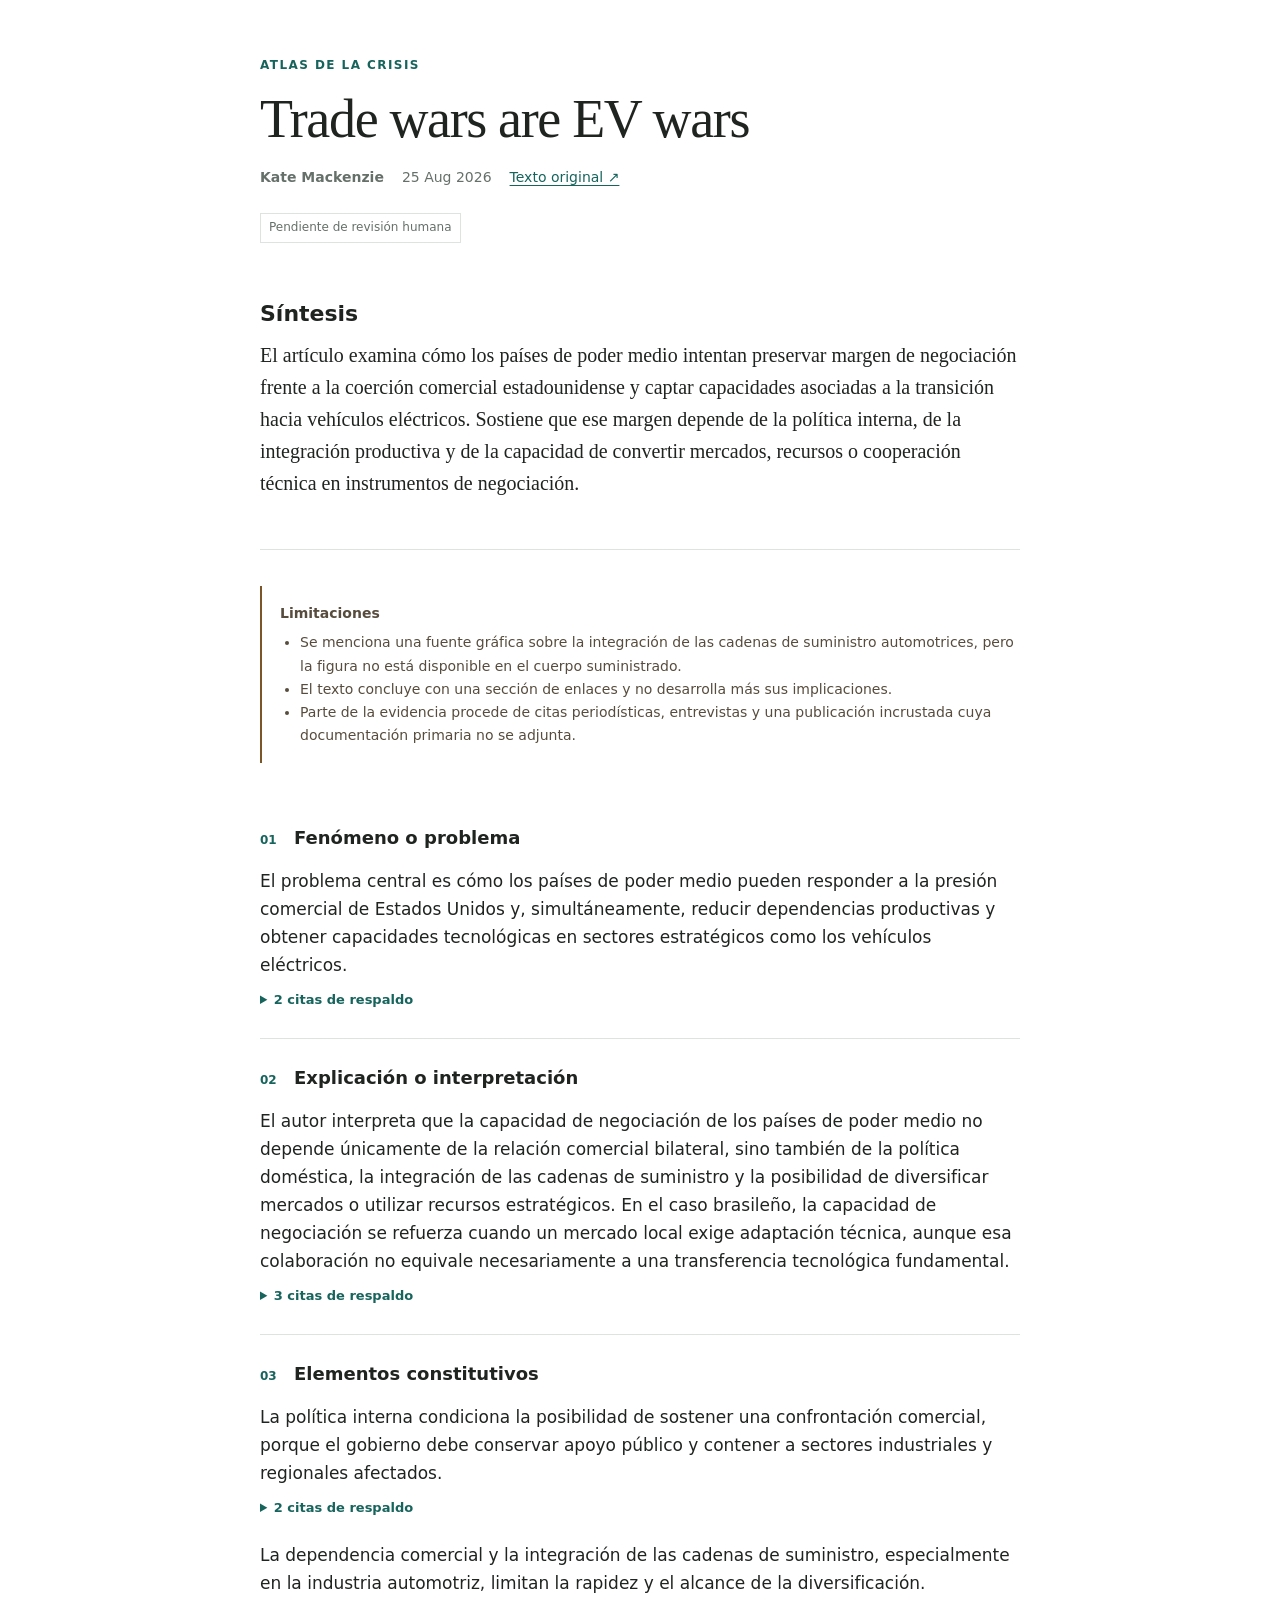
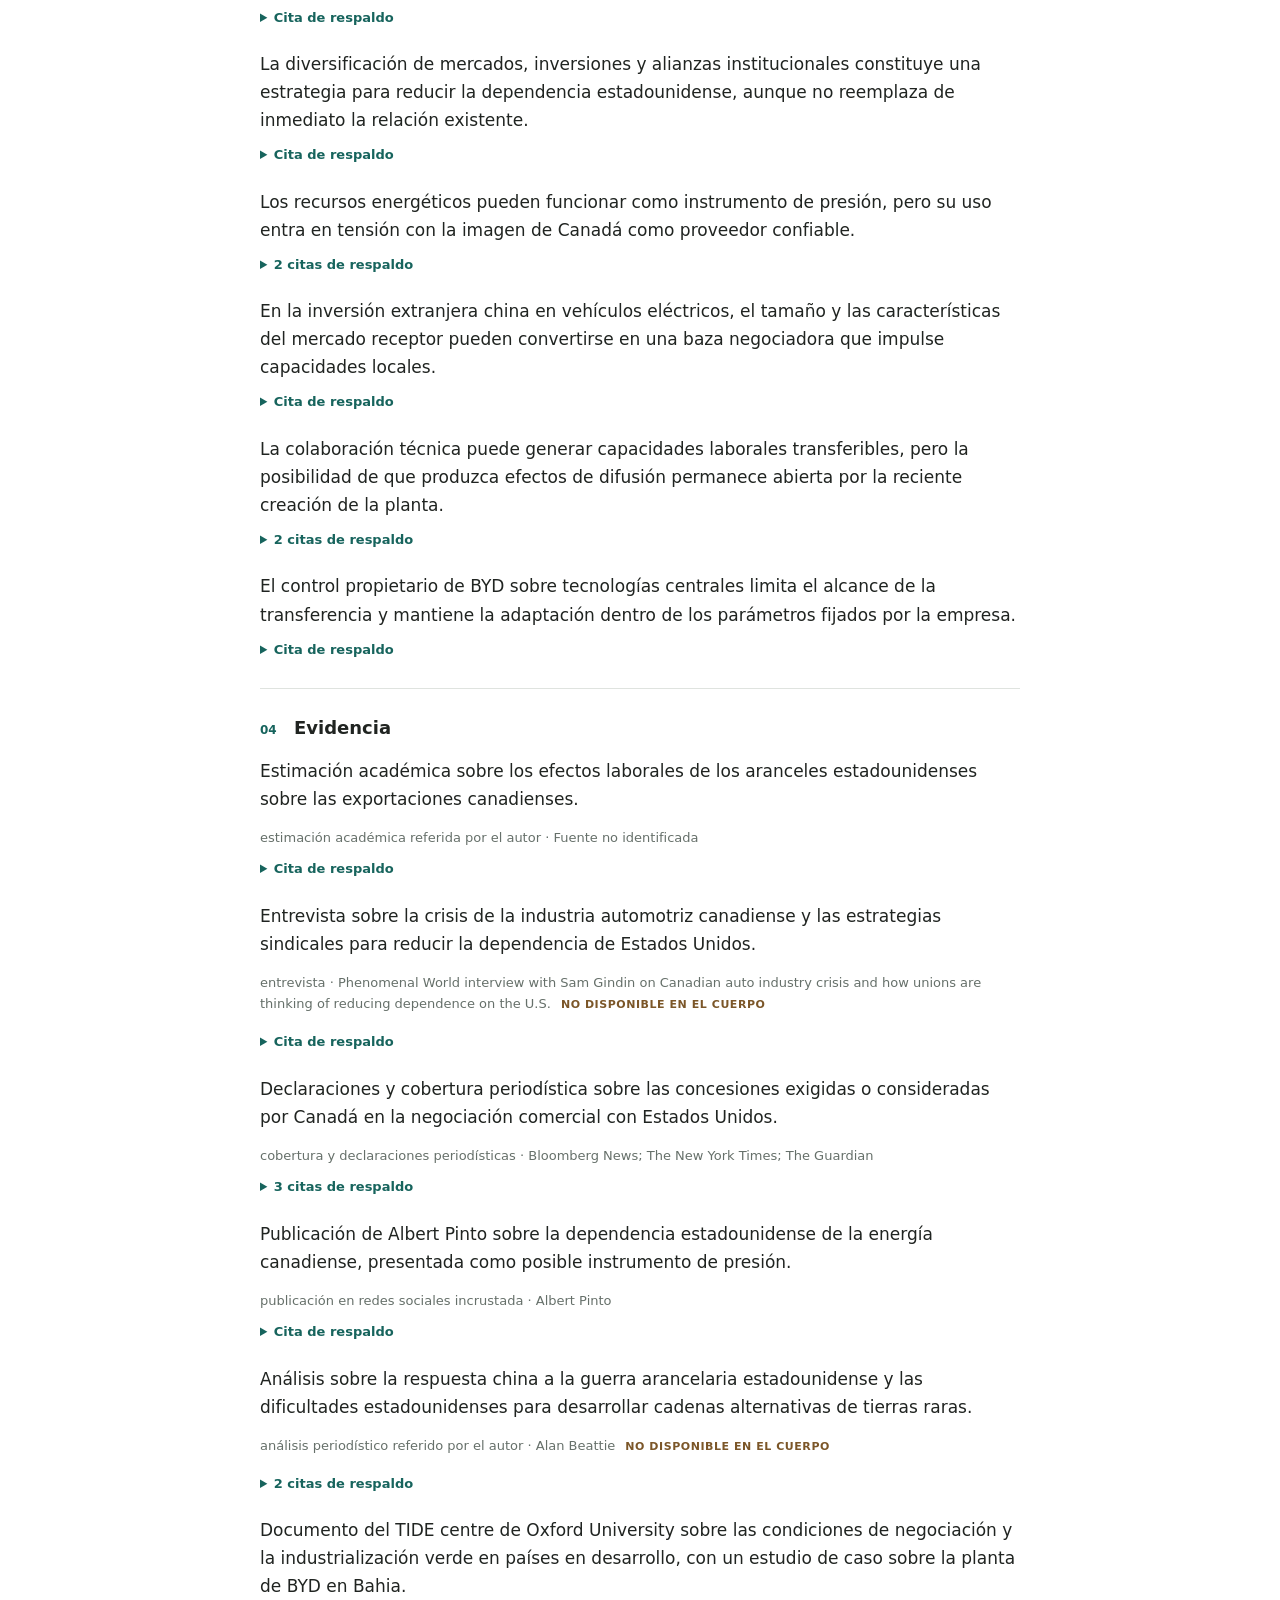
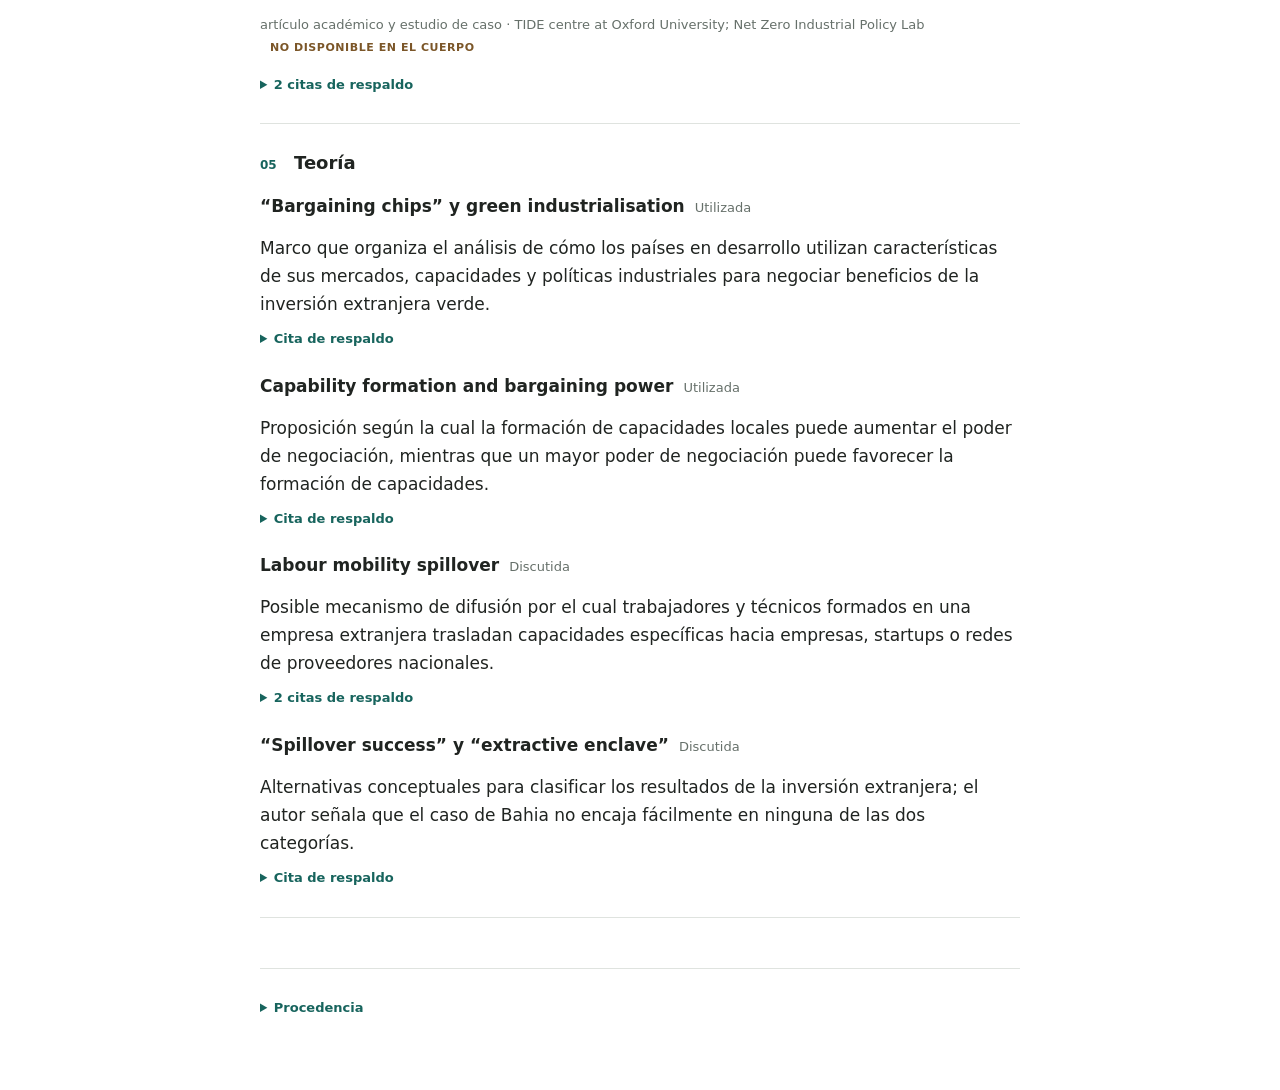
<file: docs/kate_mackenzie/trade-wars-are-ev-wars-b7dc9fe4cd.html>
<!doctype html><html lang="es"><head><meta charset="utf-8"><meta name="viewport" content="width=device-width, initial-scale=1"><title>Trade wars are EV wars · Atlas de la Crisis</title><style>:root {
  --ink: #202421;
  --muted: #66706a;
  --line: #dfe3df;
  --accent: #17645d;
  --warm: #7b5628;
}

* { box-sizing: border-box; }
html { scroll-behavior: smooth; }
body {
  margin: 0;
  color: var(--ink);
  background: #fff;
  font: 17px/1.65 system-ui, sans-serif;
}
a { color: var(--accent); text-underline-offset: 3px; }
a:focus-visible, summary:focus-visible {
  outline: 2px solid var(--warm);
  outline-offset: 4px;
}
main {
  width: min(100% - 40px, 760px);
  margin: 0 auto;
  padding: 56px 0 72px;
}
h1, h2, h3 { line-height: 1.2; }
h1 {
  max-width: 720px;
  margin: 14px 0 18px;
  font: 400 clamp(34px, 7vw, 54px)/1.08 Georgia, serif;
  letter-spacing: -.025em;
}
h2 { margin: 0; font-size: 22px; }
h3 { margin: 0 0 18px; font-size: 18px; }
p { margin: 0 0 14px; }
.brand {
  color: var(--accent);
  font-size: 12px;
  font-weight: 700;
  letter-spacing: .12em;
  text-transform: uppercase;
}
.brand a { color: inherit; text-decoration: none; }
.byline {
  display: flex;
  flex-wrap: wrap;
  gap: 6px 18px;
  color: var(--muted);
  font-size: 14px;
}
.byline a:first-child { color: inherit; text-decoration: none; }
.status {
  display: inline-block;
  margin-top: 10px;
  padding: 4px 8px;
  border: 1px solid var(--line);
  color: var(--muted);
  font-size: 12px;
}
.summary {
  margin: 44px 0 36px;
  padding-bottom: 36px;
  border-bottom: 1px solid var(--line);
}
.summary h2 { margin-bottom: 12px; }
.summary p { font: 20px/1.6 Georgia, serif; }
.lede {
  max-width: 680px;
  color: var(--muted);
  font: 20px/1.55 Georgia, serif;
}
.site-count { margin-top: 18px; color: var(--muted); font-size: 13px; }
.listing { margin-top: 48px; }
.listing > h2 { margin-bottom: 12px; }
.author-link, .article-link {
  padding: 24px 0;
  border-bottom: 1px solid var(--line);
}
.author-link h2, .article-link h2 { margin-bottom: 6px; }
.author-link h2 a, .article-link h2 a {
  color: var(--ink);
  text-decoration-color: var(--line);
}
.author-link p, .article-link p { margin-bottom: 6px; }
.author-link .meta, .article-link .meta { margin-left: 0; }
.limitations {
  margin: 0 0 36px;
  padding: 16px 0 16px 18px;
  border-left: 2px solid var(--warm);
  color: #574c3d;
  font-size: 14px;
}
.limitations ul { margin: 6px 0 0; padding-left: 20px; }
.section {
  padding: 28px 0;
  border-bottom: 1px solid var(--line);
}
.section h3 span {
  display: inline-block;
  width: 34px;
  color: var(--accent);
  font: 700 12px system-ui, sans-serif;
}
.item + .item { margin-top: 22px; }
.item p:last-of-type { margin-bottom: 0; }
.item-title { font-weight: 700; }
.meta {
  margin-left: 10px;
  color: var(--muted);
  font-size: 13px;
  font-weight: 400;
}
.item > p.meta { margin-left: 0; }
.inference, .unavailable {
  display: inline-block;
  margin: 0 0 7px 10px;
  color: var(--warm);
  font-size: 11px;
  font-weight: 700;
  letter-spacing: .05em;
  text-transform: uppercase;
}
.item > .inference:first-child { margin-left: 0; }
.empty { color: var(--muted); font-style: italic; }
details { margin-top: 10px; }
summary {
  color: var(--accent);
  cursor: pointer;
  font-size: 13px;
  font-weight: 650;
}
blockquote {
  margin: 14px 0 6px;
  padding-left: 16px;
  border-left: 2px solid var(--line);
  color: #4c554f;
  font: 16px/1.6 Georgia, serif;
  overflow-wrap: anywhere;
}
footer {
  margin-top: 50px;
  padding-top: 18px;
  border-top: 1px solid var(--line);
  color: var(--muted);
  font-size: 12px;
  overflow-wrap: anywhere;
}
.provenance dl {
  display: grid;
  grid-template-columns: 84px minmax(0, 1fr);
  gap: 5px 12px;
}
.provenance dt { font-weight: 700; }
.provenance dd { margin: 0; }
.provenance code { font-size: 11px; }

@media (max-width: 560px) {
  main { width: min(100% - 32px, 760px); padding-top: 34px; }
  .byline { display: grid; gap: 2px; }
  .summary { margin-top: 34px; }
  .provenance dl { grid-template-columns: 1fr; gap: 2px; }
  .provenance dd { margin-bottom: 8px; }
}

@media print {
  body { font-size: 11pt; }
  main { width: 100%; padding: 0; }
  h1 { font-size: 28pt; }
  .summary p { font-size: 13pt; }
  .status { border-color: #999; }
  .section { break-inside: avoid; }
  details > * { display: block; }
  footer { font-size: 9pt; }
}
</style></head><body><main><header class="page-header"><p class="brand"><a href="../index.html">Atlas de la Crisis</a></p><h1>Trade wars are EV wars</h1><p class="byline"><a href="index.html"><strong>Kate Mackenzie</strong></a><span>25 Aug 2026</span><a href="https://thepolycrisis.org/trade-wars-are-ev-wars/">Texto original ↗</a></p><p class="status">Pendiente de revisión humana</p></header><section class="summary"><h2>Síntesis</h2><p>El artículo examina cómo los países de poder medio intentan preservar margen de negociación frente a la coerción comercial estadounidense y captar capacidades asociadas a la transición hacia vehículos eléctricos. Sostiene que ese margen depende de la política interna, de la integración productiva y de la capacidad de convertir mercados, recursos o cooperación técnica en instrumentos de negociación.</p></section><aside class="limitations"><strong>Limitaciones</strong><ul><li>Se menciona una fuente gráfica sobre la integración de las cadenas de suministro automotrices, pero la figura no está disponible en el cuerpo suministrado.</li>
<li>El texto concluye con una sección de enlaces y no desarrolla más sus implicaciones.</li>
<li>Parte de la evidencia procede de citas periodísticas, entrevistas y una publicación incrustada cuya documentación primaria no se adjunta.</li></ul></aside><article class="problem"><section class="section"><h3><span>01</span>Fenómeno o problema</h3><div class="item"><p>El problema central es cómo los países de poder medio pueden responder a la presión comercial de Estados Unidos y, simultáneamente, reducir dependencias productivas y obtener capacidades tecnológicas en sectores estratégicos como los vehículos eléctricos.</p><details class="quotes"><summary>2 citas de respaldo</summary><blockquote>The outcome will probably be taken as a broad lesson for other middle powers dealing with the US. But countries watching how Canada fares will have to closely consider the domestic politics of both countries, not just the specifics of their trade relationships.</blockquote>
<blockquote>Chinese companies have been doing a lot of foreign direct investment over the past few years; particularly building EV, battery and other clean energy tech facilities.</blockquote></details></div></section><section class="section"><h3><span>02</span>Explicación o interpretación</h3><div class="item"><p>El autor interpreta que la capacidad de negociación de los países de poder medio no depende únicamente de la relación comercial bilateral, sino también de la política doméstica, la integración de las cadenas de suministro y la posibilidad de diversificar mercados o utilizar recursos estratégicos. En el caso brasileño, la capacidad de negociación se refuerza cuando un mercado local exige adaptación técnica, aunque esa colaboración no equivale necesariamente a una transferencia tecnológica fundamental.</p><details class="quotes"><summary>3 citas de respaldo</summary><blockquote>But countries watching how Canada fares will have to closely consider the domestic politics of both countries, not just the specifics of their trade relationships.</blockquote>
<blockquote>The authors write that Brazil’s &quot;flex-fuel&quot; car market in itself became a bargaining chip; the market is big enough to make adapting to it worthwhile, and doing so required local engineering expertise, which meant &quot;capability formation and bargaining power reinforced one another.&quot;</blockquote>
<blockquote>The joint engineering on the flex-fuel engine is thus an example of localised adaptation rather than fundamental technology transfer: it remains within parameters set by BYD, rather than driven by Brazilian regulatory demands.</blockquote></details></div></section><section class="section"><h3><span>03</span>Elementos constitutivos</h3><div class="item"><p>La política interna condiciona la posibilidad de sostener una confrontación comercial, porque el gobierno debe conservar apoyo público y contener a sectores industriales y regionales afectados.</p><details class="quotes"><summary>2 citas de respaldo</summary><blockquote>Carney&#39;s speech drew widespread domestic support from across the political spectrum.</blockquote>
<blockquote>Public opinion in Canada is broadly supportive of a strong stand on the US, but critical industrial and regional constituencies still have to be mollified.</blockquote></details></div>
<div class="item"><p>La dependencia comercial y la integración de las cadenas de suministro, especialmente en la industria automotriz, limitan la rapidez y el alcance de la diversificación.</p><details class="quotes"><summary>Cita de respaldo</summary><blockquote>None of this would be fast enough or big enough to replace the entire Canada-U.S. trade relationship, which is not just big but deeply integrated across supply chains – especially automotive:</blockquote></details></div>
<div class="item"><p>La diversificación de mercados, inversiones y alianzas institucionales constituye una estrategia para reducir la dependencia estadounidense, aunque no reemplaza de inmediato la relación existente.</p><details class="quotes"><summary>Cita de respaldo</summary><blockquote>Carney’s government had, since it came to power almost a year earlier, been scoping out alternatives to the U.S. market for various industries: brokering agricultural tariff-reduction deals with China; courting Chinese EV companies for investment after the partial U.S. repeal of the IRA caused write-offs across Canada’s auto industry; and becoming a full partner of Europe’s SAFE defense spending initiative so Canadian companies will be eligible suppliers for a €150 billion scheme.</blockquote></details></div>
<div class="item"><p>Los recursos energéticos pueden funcionar como instrumento de presión, pero su uso entra en tensión con la imagen de Canadá como proveedor confiable.</p><details class="quotes"><summary>2 citas de respaldo</summary><blockquote>Over the weekend, Carney even subtly threatened to use Canada’s energy weapon against the U.S.:</blockquote>
<blockquote>Just a couple of weeks ago, he&#39;d rejected calls to use energy as a bargaining chip, citing the importance of being a reliable supplier.</blockquote></details></div>
<div class="item"><p>En la inversión extranjera china en vehículos eléctricos, el tamaño y las características del mercado receptor pueden convertirse en una baza negociadora que impulse capacidades locales.</p><details class="quotes"><summary>Cita de respaldo</summary><blockquote>The authors write that Brazil’s &quot;flex-fuel&quot; car market in itself became a bargaining chip; the market is big enough to make adapting to it worthwhile, and doing so required local engineering expertise</blockquote></details></div>
<div class="item"><p>La colaboración técnica puede generar capacidades laborales transferibles, pero la posibilidad de que produzca efectos de difusión permanece abierta por la reciente creación de la planta.</p><details class="quotes"><summary>2 citas de respaldo</summary><blockquote>Workers and engineers who acquire EV-specific capabilities, such as battery management systems, electric drivetrain diagnostics, and charging infrastructure, could in principle transfer these skills to Brazilian-owned firms, startups, or supplier networks, thereby activating a labour mobility spillover.</blockquote>
<blockquote>Such dynamics, however, remain prospective. Given how recently the plant was established, more time is needed to observe whether and how labour transitions materialise.</blockquote></details></div>
<div class="item"><p>El control propietario de BYD sobre tecnologías centrales limita el alcance de la transferencia y mantiene la adaptación dentro de los parámetros fijados por la empresa.</p><details class="quotes"><summary>Cita de respaldo</summary><blockquote>BYD retains proprietary control over its battery chemistry, its blade battery technology, and its core software systems, none of which appear subject to explicit transfer requirements [from an interview].</blockquote></details></div></section><section class="section"><h3><span>04</span>Evidencia</h3><div class="item"><p>Estimación académica sobre los efectos laborales de los aranceles estadounidenses sobre las exportaciones canadienses.</p><p class="meta">estimación académica referida por el autor · Fuente no identificada</p><details class="quotes"><summary>Cita de respaldo</summary><blockquote>One academic estimates that although they’d only raise total aggregate tariffs on all exports by 2.5%, they would cost the country 90,000 jobs.</blockquote></details></div>
<div class="item"><p>Entrevista sobre la crisis de la industria automotriz canadiense y las estrategias sindicales para reducir la dependencia de Estados Unidos.</p><p class="meta">entrevista · Phenomenal World interview with Sam Gindin on Canadian auto industry crisis and how unions are thinking of reducing dependence on the U.S.<span class="unavailable">No disponible en el cuerpo</span></p><details class="quotes"><summary>Cita de respaldo</summary><blockquote>Source: Phenomenal World interview with Sam Gindin on Canadian auto industry crisis and how unions are thinking of reducing dependence on the U.S.</blockquote></details></div>
<div class="item"><p>Declaraciones y cobertura periodística sobre las concesiones exigidas o consideradas por Canadá en la negociación comercial con Estados Unidos.</p><p class="meta">cobertura y declaraciones periodísticas · Bloomberg News; The New York Times; The Guardian</p><details class="quotes"><summary>3 citas de respaldo</summary><blockquote>The details of exactly what the U.S. demanded and what Canada considered beyond the pale are difficult to ascertain.</blockquote>
<blockquote>As Rachel Ziemba points out, important details are often left to be negotiated at the last minute, under high pressure.</blockquote>
<blockquote>But as details of the agreement began to leak to Canadian media, there was growing alarm that Carney and his negotiators were conceding too much in exchange for lower tariffs on steel, aluminium and cars.</blockquote></details></div>
<div class="item"><p>Publicación de Albert Pinto sobre la dependencia estadounidense de la energía canadiense, presentada como posible instrumento de presión.</p><p class="meta">publicación en redes sociales incrustada · Albert Pinto</p><details class="quotes"><summary>Cita de respaldo</summary><blockquote>Can fuels US growth, supplying 99% of their natural gas imports, 85% of their electricity imports,60% of their crude oil imports</blockquote></details></div>
<div class="item"><p>Análisis sobre la respuesta china a la guerra arancelaria estadounidense y las dificultades estadounidenses para desarrollar cadenas alternativas de tierras raras.</p><p class="meta">análisis periodístico referido por el autor · Alan Beattie<span class="unavailable">No disponible en el cuerpo</span></p><details class="quotes"><summary>2 citas de respaldo</summary><blockquote>Until now, China had been the only country to forcefully retaliate against the US tariff war with its rare earth counterweapon, which was largely successful in getting a backdown on tariffs.</blockquote>
<blockquote>And, as Alan Beattie wrote last week, the US has largely failed in efforts to build up its own alternative rare-earth supply chains.</blockquote></details></div>
<div class="item"><p>Documento del TIDE centre de Oxford University sobre las condiciones de negociación y la industrialización verde en países en desarrollo, con un estudio de caso sobre la planta de BYD en Bahia.</p><p class="meta">artículo académico y estudio de caso · TIDE centre at Oxford University; Net Zero Industrial Policy Lab<span class="unavailable">No disponible en el cuerpo</span></p><details class="quotes"><summary>2 citas de respaldo</summary><blockquote>A new paper from the TIDE centre at Oxford University looks at “bargaining chips” and green industrialisation in developing countries.</blockquote>
<blockquote>The authors set out a kind of framework – drawing on the database of Chinese green FDI from the Net Zero Industrial Policy Lab (i.e., Tim’s group at Johns Hopkins) – but then they hone in on the case study of the BYD factory in Bahia, Brazil.</blockquote></details></div></section><section class="section"><h3><span>05</span>Teoría</h3><div class="item"><p class="item-title">“Bargaining chips” y green industrialisation<span class="meta">Utilizada</span></p><p>Marco que organiza el análisis de cómo los países en desarrollo utilizan características de sus mercados, capacidades y políticas industriales para negociar beneficios de la inversión extranjera verde.</p><details class="quotes"><summary>Cita de respaldo</summary><blockquote>A new paper from the TIDE centre at Oxford University looks at “bargaining chips” and green industrialisation in developing countries.</blockquote></details></div>
<div class="item"><p class="item-title">Capability formation and bargaining power<span class="meta">Utilizada</span></p><p>Proposición según la cual la formación de capacidades locales puede aumentar el poder de negociación, mientras que un mayor poder de negociación puede favorecer la formación de capacidades.</p><details class="quotes"><summary>Cita de respaldo</summary><blockquote>capability formation and bargaining power reinforced one another.</blockquote></details></div>
<div class="item"><p class="item-title">Labour mobility spillover<span class="meta">Discutida</span></p><p>Posible mecanismo de difusión por el cual trabajadores y técnicos formados en una empresa extranjera trasladan capacidades específicas hacia empresas, startups o redes de proveedores nacionales.</p><details class="quotes"><summary>2 citas de respaldo</summary><blockquote>thereby activating a labour mobility spillover.</blockquote>
<blockquote>Such dynamics, however, remain prospective.</blockquote></details></div>
<div class="item"><p class="item-title">“Spillover success” y “extractive enclave”<span class="meta">Discutida</span></p><p>Alternativas conceptuales para clasificar los resultados de la inversión extranjera; el autor señala que el caso de Bahia no encaja fácilmente en ninguna de las dos categorías.</p><details class="quotes"><summary>Cita de respaldo</summary><blockquote>The TIDE authors conclude the Bahia project can’t be easily categorized as either “spillover success” or “extractive enclave.”</blockquote></details></div></section></article><footer><details class="provenance"><summary>Procedencia</summary><p>Extracción automática. Las citas se comprobaron contra el documento local; la interpretación y la evidencia requieren revisión humana.</p><dl><dt>Documento</dt><dd>corpus/posts/kate_mackenzie/trade-wars-are-ev-wars-b7dc9fe4cd.md</dd><dt>Recuperado</dt><dd>2026-09-09 21:17:25 UTC</dd><dt>SHA-256</dt><dd><code>89cbcf4d633991d2ec683b16577f1767fea1a55b8c2a673365df6870689b07eb</code></dd><dt>Contrato</dt><dd>v2</dd></dl></details></footer></main></body></html>
</file>
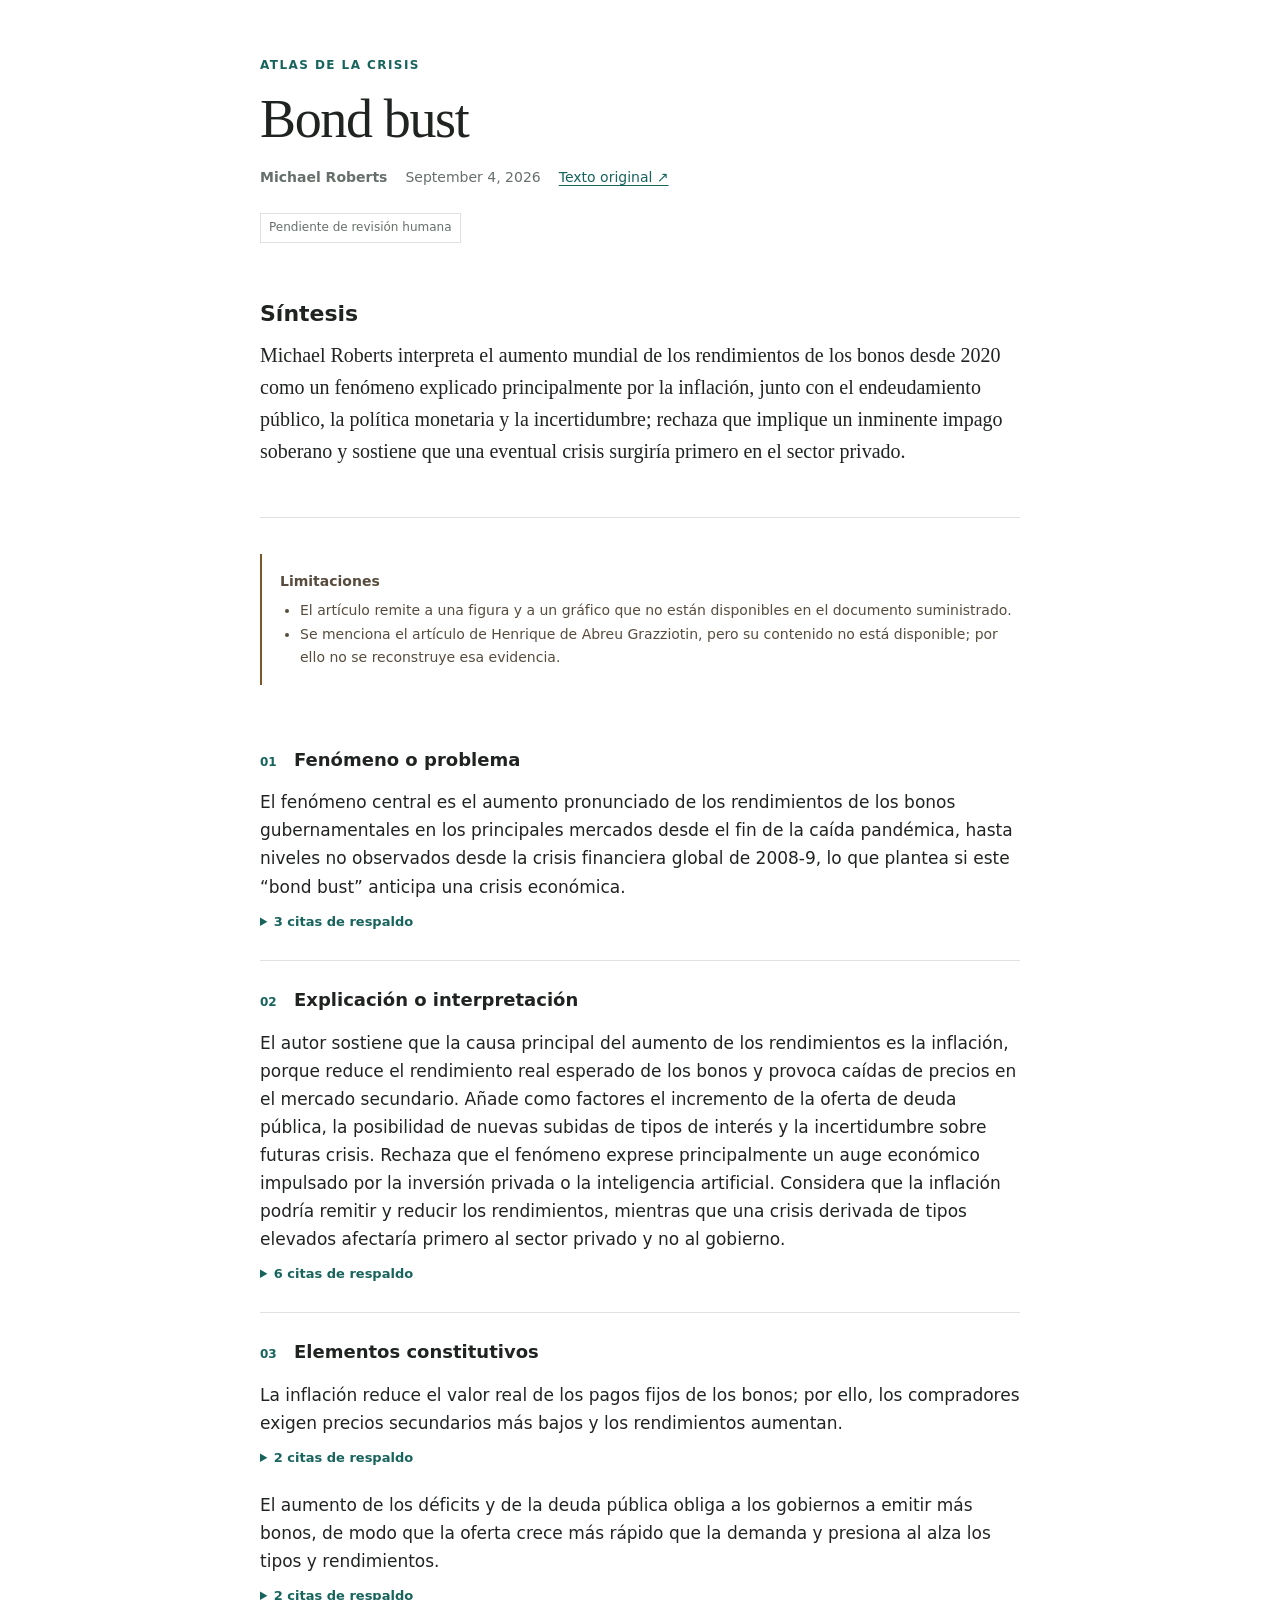
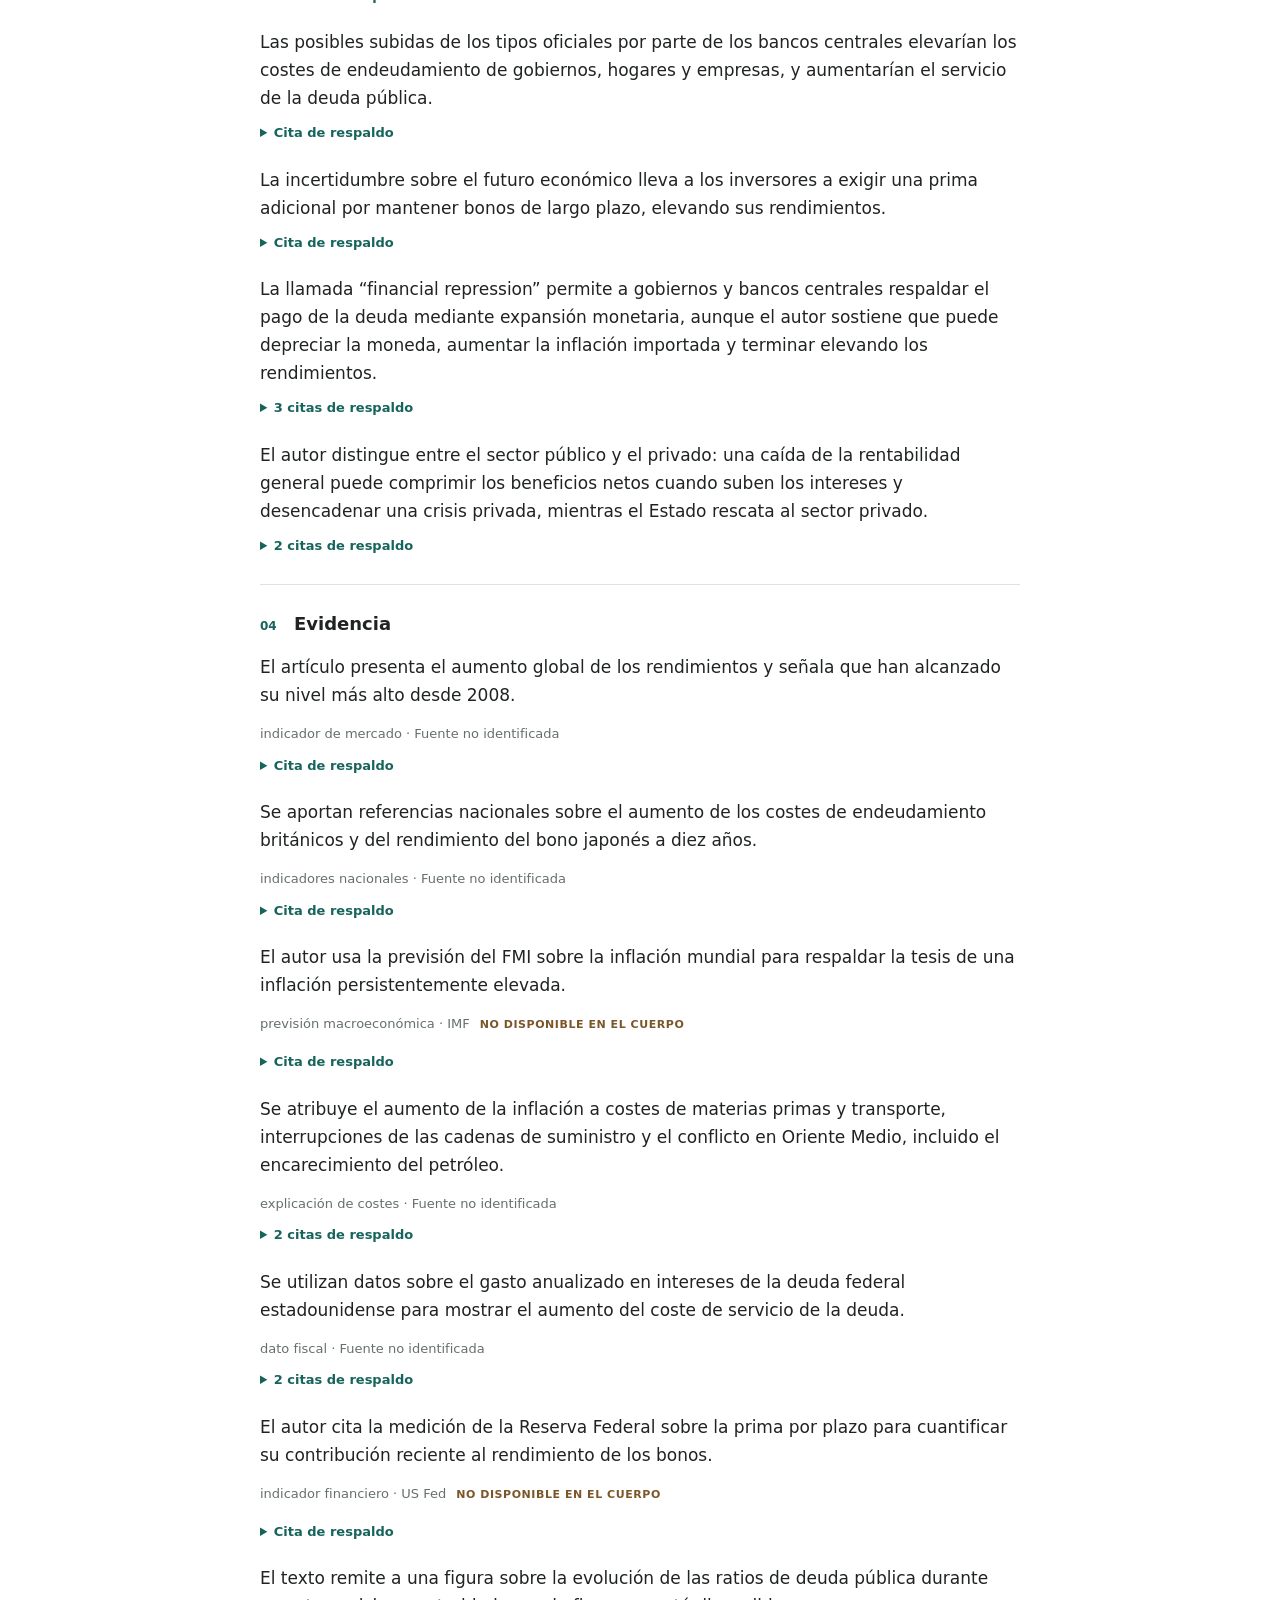
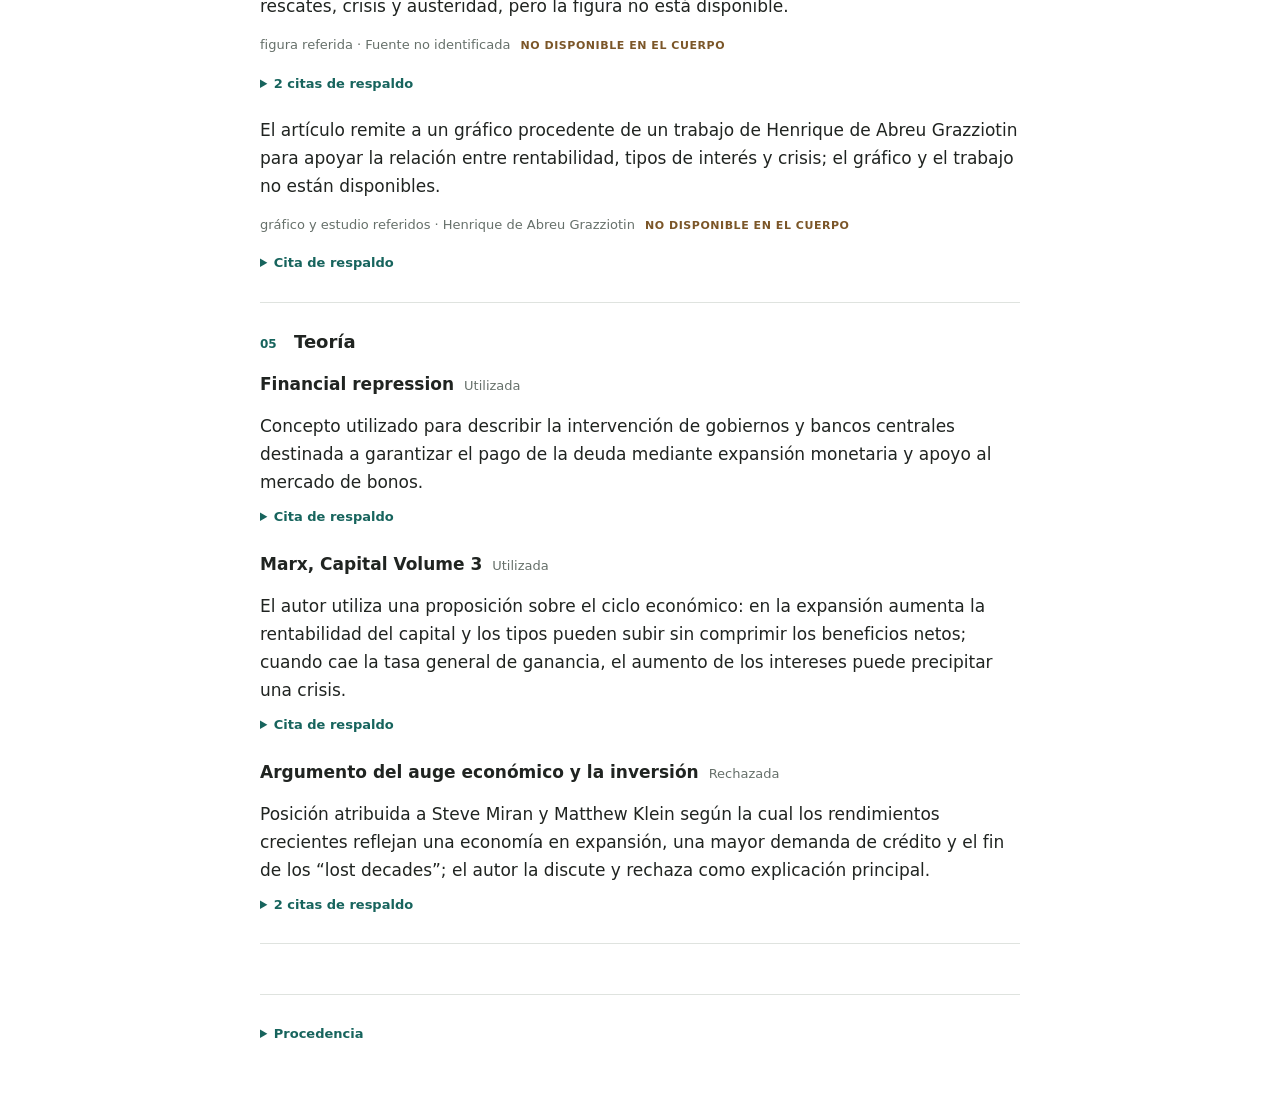
<file: docs/michael_roberts/bond-bust.html>
<!doctype html><html lang="es"><head><meta charset="utf-8"><meta name="viewport" content="width=device-width, initial-scale=1"><title>Bond bust · Atlas de la Crisis</title><style>:root {
  --ink: #202421;
  --muted: #66706a;
  --line: #dfe3df;
  --accent: #17645d;
  --warm: #7b5628;
}

* { box-sizing: border-box; }
html { scroll-behavior: smooth; }
body {
  margin: 0;
  color: var(--ink);
  background: #fff;
  font: 17px/1.65 system-ui, sans-serif;
}
a { color: var(--accent); text-underline-offset: 3px; }
a:focus-visible, summary:focus-visible {
  outline: 2px solid var(--warm);
  outline-offset: 4px;
}
main {
  width: min(100% - 40px, 760px);
  margin: 0 auto;
  padding: 56px 0 72px;
}
h1, h2, h3 { line-height: 1.2; }
h1 {
  max-width: 720px;
  margin: 14px 0 18px;
  font: 400 clamp(34px, 7vw, 54px)/1.08 Georgia, serif;
  letter-spacing: -.025em;
}
h2 { margin: 0; font-size: 22px; }
h3 { margin: 0 0 18px; font-size: 18px; }
p { margin: 0 0 14px; }
.brand {
  color: var(--accent);
  font-size: 12px;
  font-weight: 700;
  letter-spacing: .12em;
  text-transform: uppercase;
}
.brand a { color: inherit; text-decoration: none; }
.byline {
  display: flex;
  flex-wrap: wrap;
  gap: 6px 18px;
  color: var(--muted);
  font-size: 14px;
}
.byline a:first-child { color: inherit; text-decoration: none; }
.status {
  display: inline-block;
  margin-top: 10px;
  padding: 4px 8px;
  border: 1px solid var(--line);
  color: var(--muted);
  font-size: 12px;
}
.summary {
  margin: 44px 0 36px;
  padding-bottom: 36px;
  border-bottom: 1px solid var(--line);
}
.summary h2 { margin-bottom: 12px; }
.summary p { font: 20px/1.6 Georgia, serif; }
.lede {
  max-width: 680px;
  color: var(--muted);
  font: 20px/1.55 Georgia, serif;
}
.site-count { margin-top: 18px; color: var(--muted); font-size: 13px; }
.listing { margin-top: 48px; }
.listing > h2 { margin-bottom: 12px; }
.author-link, .article-link {
  padding: 24px 0;
  border-bottom: 1px solid var(--line);
}
.author-link h2, .article-link h2 { margin-bottom: 6px; }
.author-link h2 a, .article-link h2 a {
  color: var(--ink);
  text-decoration-color: var(--line);
}
.author-link p, .article-link p { margin-bottom: 6px; }
.author-link .meta, .article-link .meta { margin-left: 0; }
.limitations {
  margin: 0 0 36px;
  padding: 16px 0 16px 18px;
  border-left: 2px solid var(--warm);
  color: #574c3d;
  font-size: 14px;
}
.limitations ul { margin: 6px 0 0; padding-left: 20px; }
.section {
  padding: 28px 0;
  border-bottom: 1px solid var(--line);
}
.section h3 span {
  display: inline-block;
  width: 34px;
  color: var(--accent);
  font: 700 12px system-ui, sans-serif;
}
.item + .item { margin-top: 22px; }
.item p:last-of-type { margin-bottom: 0; }
.item-title { font-weight: 700; }
.meta {
  margin-left: 10px;
  color: var(--muted);
  font-size: 13px;
  font-weight: 400;
}
.item > p.meta { margin-left: 0; }
.inference, .unavailable {
  display: inline-block;
  margin: 0 0 7px 10px;
  color: var(--warm);
  font-size: 11px;
  font-weight: 700;
  letter-spacing: .05em;
  text-transform: uppercase;
}
.item > .inference:first-child { margin-left: 0; }
.empty { color: var(--muted); font-style: italic; }
details { margin-top: 10px; }
summary {
  color: var(--accent);
  cursor: pointer;
  font-size: 13px;
  font-weight: 650;
}
blockquote {
  margin: 14px 0 6px;
  padding-left: 16px;
  border-left: 2px solid var(--line);
  color: #4c554f;
  font: 16px/1.6 Georgia, serif;
  overflow-wrap: anywhere;
}
footer {
  margin-top: 50px;
  padding-top: 18px;
  border-top: 1px solid var(--line);
  color: var(--muted);
  font-size: 12px;
  overflow-wrap: anywhere;
}
.provenance dl {
  display: grid;
  grid-template-columns: 84px minmax(0, 1fr);
  gap: 5px 12px;
}
.provenance dt { font-weight: 700; }
.provenance dd { margin: 0; }
.provenance code { font-size: 11px; }

@media (max-width: 560px) {
  main { width: min(100% - 32px, 760px); padding-top: 34px; }
  .byline { display: grid; gap: 2px; }
  .summary { margin-top: 34px; }
  .provenance dl { grid-template-columns: 1fr; gap: 2px; }
  .provenance dd { margin-bottom: 8px; }
}

@media print {
  body { font-size: 11pt; }
  main { width: 100%; padding: 0; }
  h1 { font-size: 28pt; }
  .summary p { font-size: 13pt; }
  .status { border-color: #999; }
  .section { break-inside: avoid; }
  details > * { display: block; }
  footer { font-size: 9pt; }
}
</style></head><body><main><header class="page-header"><p class="brand"><a href="../index.html">Atlas de la Crisis</a></p><h1>Bond bust</h1><p class="byline"><a href="index.html"><strong>Michael Roberts</strong></a><span>September 4, 2026</span><a href="https://thenextrecession.wordpress.com/2026/09/04/bond-bust/">Texto original ↗</a></p><p class="status">Pendiente de revisión humana</p></header><section class="summary"><h2>Síntesis</h2><p>Michael Roberts interpreta el aumento mundial de los rendimientos de los bonos desde 2020 como un fenómeno explicado principalmente por la inflación, junto con el endeudamiento público, la política monetaria y la incertidumbre; rechaza que implique un inminente impago soberano y sostiene que una eventual crisis surgiría primero en el sector privado.</p></section><aside class="limitations"><strong>Limitaciones</strong><ul><li>El artículo remite a una figura y a un gráfico que no están disponibles en el documento suministrado.</li>
<li>Se menciona el artículo de Henrique de Abreu Grazziotin, pero su contenido no está disponible; por ello no se reconstruye esa evidencia.</li></ul></aside><article class="problem"><section class="section"><h3><span>01</span>Fenómeno o problema</h3><div class="item"><p>El fenómeno central es el aumento pronunciado de los rendimientos de los bonos gubernamentales en los principales mercados desde el fin de la caída pandémica, hasta niveles no observados desde la crisis financiera global de 2008-9, lo que plantea si este “bond bust” anticipa una crisis económica.</p><details class="quotes"><summary>3 citas de respaldo</summary><blockquote>Government bond yields have risen sharply since the end of the pandemic slump to return to levels not seen since the global financial crash of 2008-9.</blockquote>
<blockquote>That is what is happening now in all the major government bond markets globally. Prices are falling in the secondary bond market and so inversely yields are rising.</blockquote>
<blockquote>In my view, this is the main cause of the current ‘bond bust’ or sharply rising yields.</blockquote></details></div></section><section class="section"><h3><span>02</span>Explicación o interpretación</h3><div class="item"><p>El autor sostiene que la causa principal del aumento de los rendimientos es la inflación, porque reduce el rendimiento real esperado de los bonos y provoca caídas de precios en el mercado secundario. Añade como factores el incremento de la oferta de deuda pública, la posibilidad de nuevas subidas de tipos de interés y la incertidumbre sobre futuras crisis. Rechaza que el fenómeno exprese principalmente un auge económico impulsado por la inversión privada o la inteligencia artificial. Considera que la inflación podría remitir y reducir los rendimientos, mientras que una crisis derivada de tipos elevados afectaría primero al sector privado y no al gobierno.</p><details class="quotes"><summary>6 citas de respaldo</summary><blockquote>Historically, bond yield surges are usually due to rises in inflation.</blockquote>
<blockquote>In my view, this is the main cause of the current ‘bond bust’ or sharply rising yields.</blockquote>
<blockquote>But this argument does not hold water empirically.</blockquote>
<blockquote>For now, the bond bust or the apparent crisis expressed in rising bond yields mainly reflects rising inflation, along with the risk that central banks will increase the cost of borrowing by raising rates in an attempt to control inflation.</blockquote>
<blockquote>If and when inflation subsides, so will bond yields.</blockquote>
<blockquote>But that crisis will emerge in the private sector, not in the government sector, which will be used to bail out the former.</blockquote></details></div></section><section class="section"><h3><span>03</span>Elementos constitutivos</h3><div class="item"><p>La inflación reduce el valor real de los pagos fijos de los bonos; por ello, los compradores exigen precios secundarios más bajos y los rendimientos aumentan.</p><details class="quotes"><summary>2 citas de respaldo</summary><blockquote>Rising prices make bond purchasers think that the nominal annual fixed interest they will get from the bond will be devalued over time by inflation, so the real return they get will fall.</blockquote>
<blockquote>So bond holders will only buy bonds in the secondary market at lower prices to compensate.</blockquote></details></div>
<div class="item"><p>El aumento de los déficits y de la deuda pública obliga a los gobiernos a emitir más bonos, de modo que la oferta crece más rápido que la demanda y presiona al alza los tipos y rendimientos.</p><details class="quotes"><summary>2 citas de respaldo</summary><blockquote>To cover these deficits and to ‘roll over’ bonds that are ending their term, governments must issue more bonds.</blockquote>
<blockquote>So supply rises faster than demand by purchasers. That forces governments to offer higher interest rates and yields in the secondary market rise.</blockquote></details></div>
<div class="item"><p>Las posibles subidas de los tipos oficiales por parte de los bancos centrales elevarían los costes de endeudamiento de gobiernos, hogares y empresas, y aumentarían el servicio de la deuda pública.</p><details class="quotes"><summary>Cita de respaldo</summary><blockquote>If these hikes materialise, they will not curb inflation, but simply add to the borrowing costs of the government and so add to the level of debt, and also spread through the economy, increasing the cost of borrowing for households (mortgages) and businesses (loans).</blockquote></details></div>
<div class="item"><p>La incertidumbre sobre el futuro económico lleva a los inversores a exigir una prima adicional por mantener bonos de largo plazo, elevando sus rendimientos.</p><details class="quotes"><summary>Cita de respaldo</summary><blockquote>Bond investors demand a higher ‘term premium’ —extra interest— for locking their money away in long-term bonds for 10 or 30 years because they fear future economic crises.</blockquote></details></div>
<div class="item"><p>La llamada “financial repression” permite a gobiernos y bancos centrales respaldar el pago de la deuda mediante expansión monetaria, aunque el autor sostiene que puede depreciar la moneda, aumentar la inflación importada y terminar elevando los rendimientos.</p><details class="quotes"><summary>3 citas de respaldo</summary><blockquote>Governments and central banks can always promise to meet any debt repayments by ‘printing money’ to do so.</blockquote>
<blockquote>But such measures of financial repression have consequences.</blockquote>
<blockquote>Financial repression is self defeating and a policy of desperation only in a crisis.</blockquote></details></div>
<div class="item"><p>El autor distingue entre el sector público y el privado: una caída de la rentabilidad general puede comprimir los beneficios netos cuando suben los intereses y desencadenar una crisis privada, mientras el Estado rescata al sector privado.</p><details class="quotes"><summary>2 citas de respaldo</summary><blockquote>But when the general rate of profit falls, net profit gets squeezed if interest rates continue to rise and then a crisis can eventually ensue.</blockquote>
<blockquote>But that crisis will emerge in the private sector, not in the government sector, which will be used to bail out the former.</blockquote></details></div></section><section class="section"><h3><span>04</span>Evidencia</h3><div class="item"><p>El artículo presenta el aumento global de los rendimientos y señala que han alcanzado su nivel más alto desde 2008.</p><p class="meta">indicador de mercado · Fuente no identificada</p><details class="quotes"><summary>Cita de respaldo</summary><blockquote>Global bond yields have risen to their highest since 2008.</blockquote></details></div>
<div class="item"><p>Se aportan referencias nacionales sobre el aumento de los costes de endeudamiento británicos y del rendimiento del bono japonés a diez años.</p><p class="meta">indicadores nacionales · Fuente no identificada</p><details class="quotes"><summary>Cita de respaldo</summary><blockquote>The UK’s long-term borrowing costs have jumped even more to their highest level since early 1998, while Japan’s ten-year yield has reached 3% for the first time in 30 years.</blockquote></details></div>
<div class="item"><p>El autor usa la previsión del FMI sobre la inflación mundial para respaldar la tesis de una inflación persistentemente elevada.</p><p class="meta">previsión macroeconómica · IMF<span class="unavailable">No disponible en el cuerpo</span></p><details class="quotes"><summary>Cita de respaldo</summary><blockquote>According to the IMF, annual global headline inflation is expected reach 4.7% this year.</blockquote></details></div>
<div class="item"><p>Se atribuye el aumento de la inflación a costes de materias primas y transporte, interrupciones de las cadenas de suministro y el conflicto en Oriente Medio, incluido el encarecimiento del petróleo.</p><p class="meta">explicación de costes · Fuente no identificada</p><details class="quotes"><summary>2 citas de respaldo</summary><blockquote>It has been mainly driven by rising costs of raw materials and transportation started by the post-pandemic global supply chain bottlenecks.</blockquote>
<blockquote>More recently that has been accelerated by the conflict in the Middle East, particularly Iran and the closure of the Strait of Hormuz, which has pushed oil prices 50% higher.</blockquote></details></div>
<div class="item"><p>Se utilizan datos sobre el gasto anualizado en intereses de la deuda federal estadounidense para mostrar el aumento del coste de servicio de la deuda.</p><p class="meta">dato fiscal · Fuente no identificada</p><details class="quotes"><summary>2 citas de respaldo</summary><blockquote>In the US, the estimated annualized interest expense on US federal debt is up to a record $1.38 trillion.</blockquote>
<blockquote>This is equivalent to 4.2% of US GDP, the highest percentage since 1997.</blockquote></details></div>
<div class="item"><p>El autor cita la medición de la Reserva Federal sobre la prima por plazo para cuantificar su contribución reciente al rendimiento de los bonos.</p><p class="meta">indicador financiero · US Fed<span class="unavailable">No disponible en el cuerpo</span></p><details class="quotes"><summary>Cita de respaldo</summary><blockquote>This term premium, as measured by the US Fed, has added about 0.6% pts to the bond yield in the last year.</blockquote></details></div>
<div class="item"><p>El texto remite a una figura sobre la evolución de las ratios de deuda pública durante rescates, crisis y austeridad, pero la figura no está disponible.</p><p class="meta">figura referida · Fuente no identificada<span class="unavailable">No disponible en el cuerpo</span></p><details class="quotes"><summary>2 citas de respaldo</summary><blockquote>Those were the periods when government debt ratios rocketed (see figure below, blue block).</blockquote>
<blockquote>In the periods in between, policies of austerity were applied (particularly cutting welfare benefits and investment in infrastructure), along with some recovery in economic growth, so debt ratios were more or less stable (see figure, orange block).</blockquote></details></div>
<div class="item"><p>El artículo remite a un gráfico procedente de un trabajo de Henrique de Abreu Grazziotin para apoyar la relación entre rentabilidad, tipos de interés y crisis; el gráfico y el trabajo no están disponibles.</p><p class="meta">gráfico y estudio referidos · Henrique de Abreu Grazziotin<span class="unavailable">No disponible en el cuerpo</span></p><details class="quotes"><summary>Cita de respaldo</summary><blockquote>The graph below is from Henrique de Abreu Grazziotin’s paper here.</blockquote></details></div></section><section class="section"><h3><span>05</span>Teoría</h3><div class="item"><p class="item-title">Financial repression<span class="meta">Utilizada</span></p><p>Concepto utilizado para describir la intervención de gobiernos y bancos centrales destinada a garantizar el pago de la deuda mediante expansión monetaria y apoyo al mercado de bonos.</p><details class="quotes"><summary>Cita de respaldo</summary><blockquote>But there won’t be any government bond defaults, because governments can always resort to what economists call ‘financial repression’.</blockquote></details></div>
<div class="item"><p class="item-title">Marx, Capital Volume 3<span class="meta">Utilizada</span></p><p>El autor utiliza una proposición sobre el ciclo económico: en la expansión aumenta la rentabilidad del capital y los tipos pueden subir sin comprimir los beneficios netos; cuando cae la tasa general de ganancia, el aumento de los intereses puede precipitar una crisis.</p><details class="quotes"><summary>Cita de respaldo</summary><blockquote>It’s true, as Marx expained (Capital Volume 3), that in periods of expansion in the business cycle, the rate of profit on capital invested will rise, allowing interest rates to rise without squeezing net profit (the ‘profit of enterprise’).</blockquote></details></div>
<div class="item"><p class="item-title">Argumento del auge económico y la inversión<span class="meta">Rechazada</span></p><p>Posición atribuida a Steve Miran y Matthew Klein según la cual los rendimientos crecientes reflejan una economía en expansión, una mayor demanda de crédito y el fin de los “lost decades”; el autor la discute y rechaza como explicación principal.</p><details class="quotes"><summary>2 citas de respaldo</summary><blockquote>Steve Miran argues that the ‘fast growing’ (!) US economy and the AI boom are driving up bond yields for the right reasons – ie increasing demand for credit to invest.</blockquote>
<blockquote>“The simplest explanation is also the most benign: traders are becoming increasingly confident that the lost decades are over,” says Klein, “higher interest rates can help</blockquote></details></div></section></article><footer><details class="provenance"><summary>Procedencia</summary><p>Extracción automática. Las citas se comprobaron contra el documento local; la interpretación y la evidencia requieren revisión humana.</p><dl><dt>Documento</dt><dd>corpus/posts/michael_roberts/bond-bust.md</dd><dt>Recuperado</dt><dd>2026-09-09 21:17:24 UTC</dd><dt>SHA-256</dt><dd><code>92e0c8b24ca11f50b6c1929808e0d1c34f51d46c39e67987ff46da7487b30dee</code></dd><dt>Contrato</dt><dd>v2</dd></dl></details></footer></main></body></html>
</file>
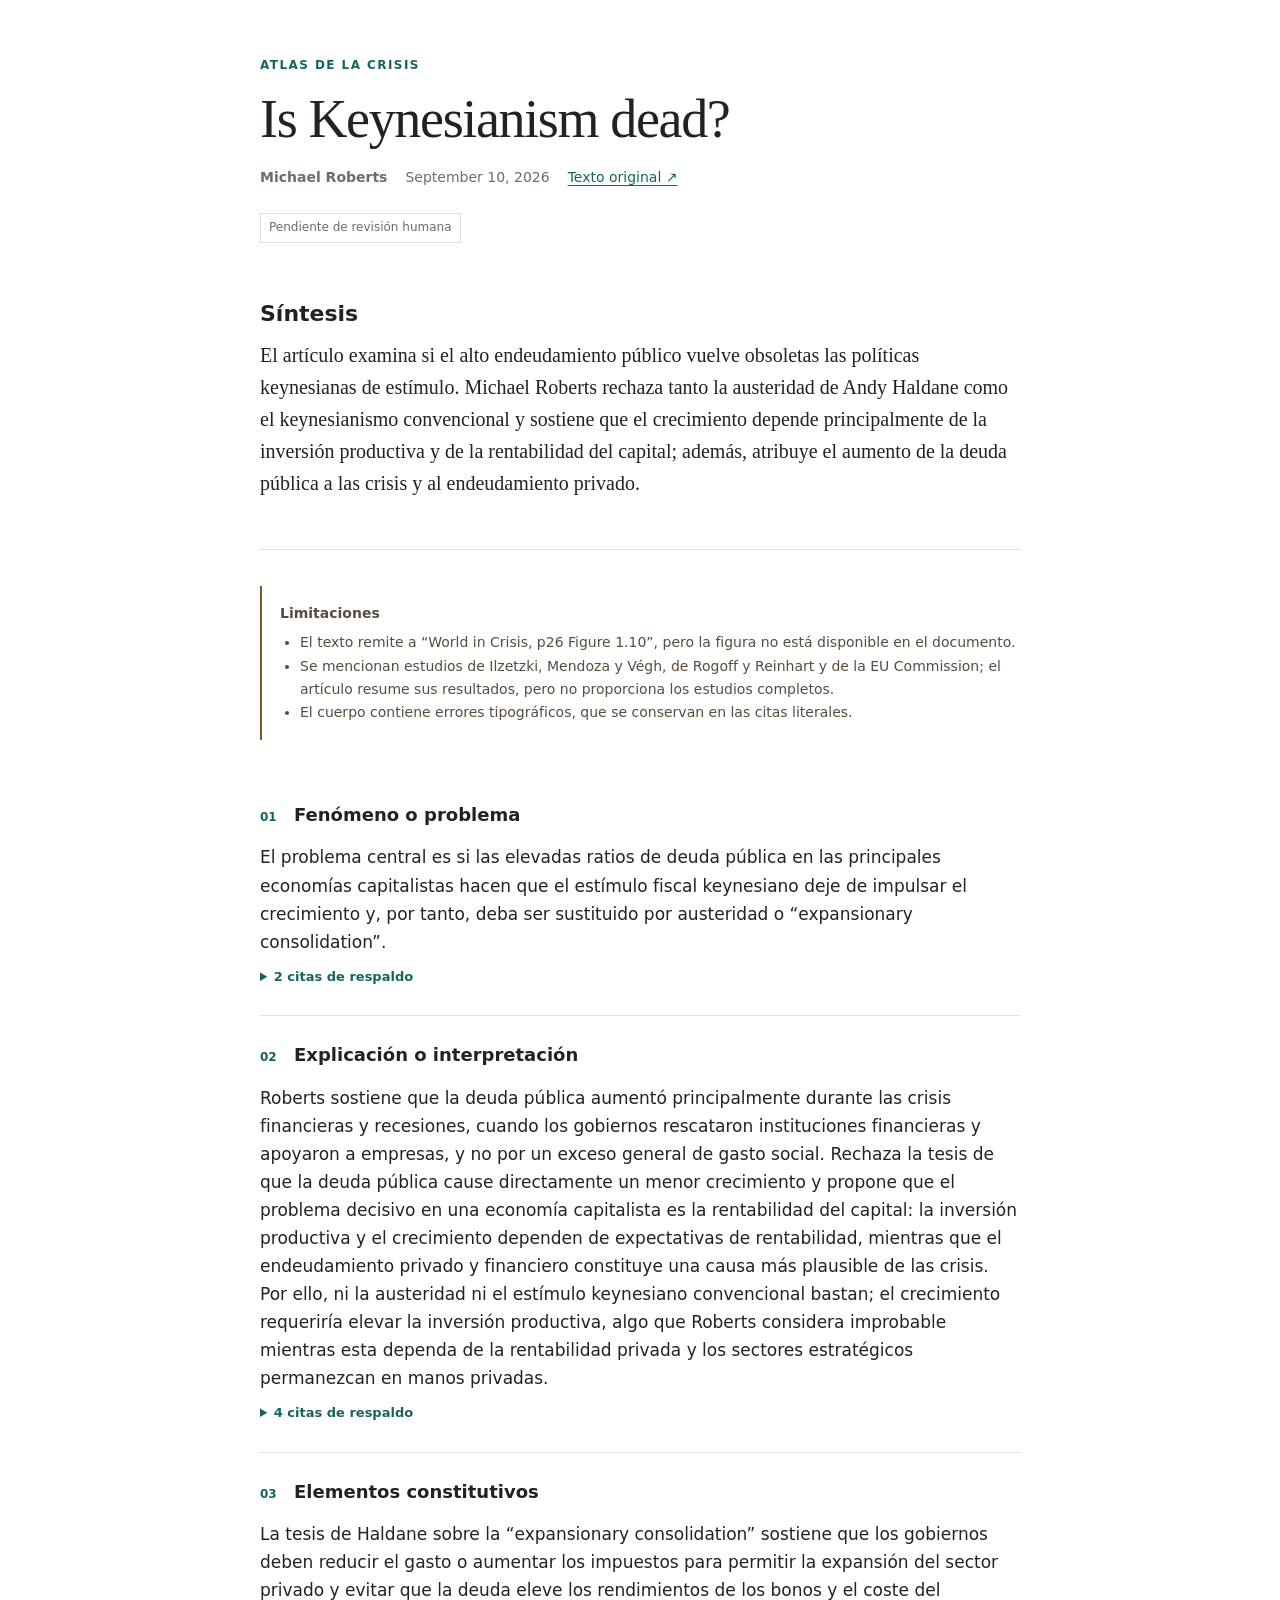
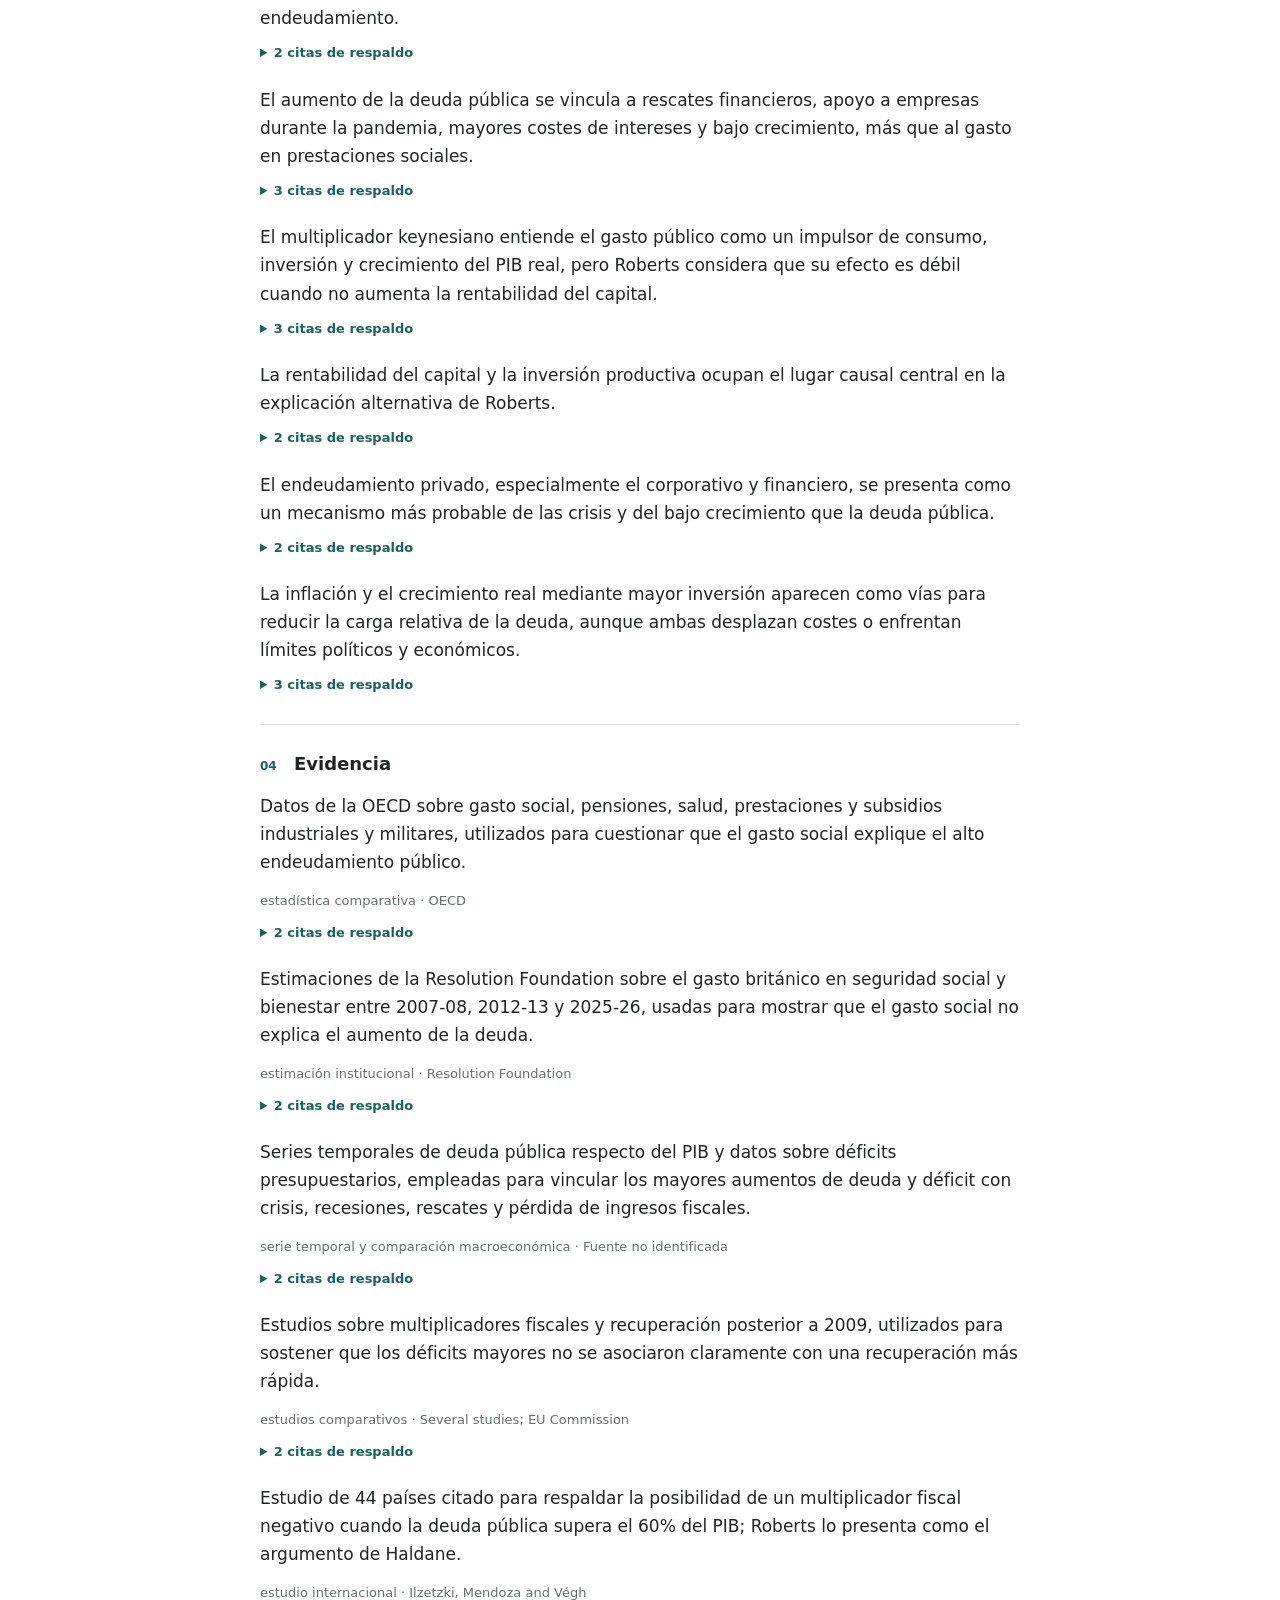
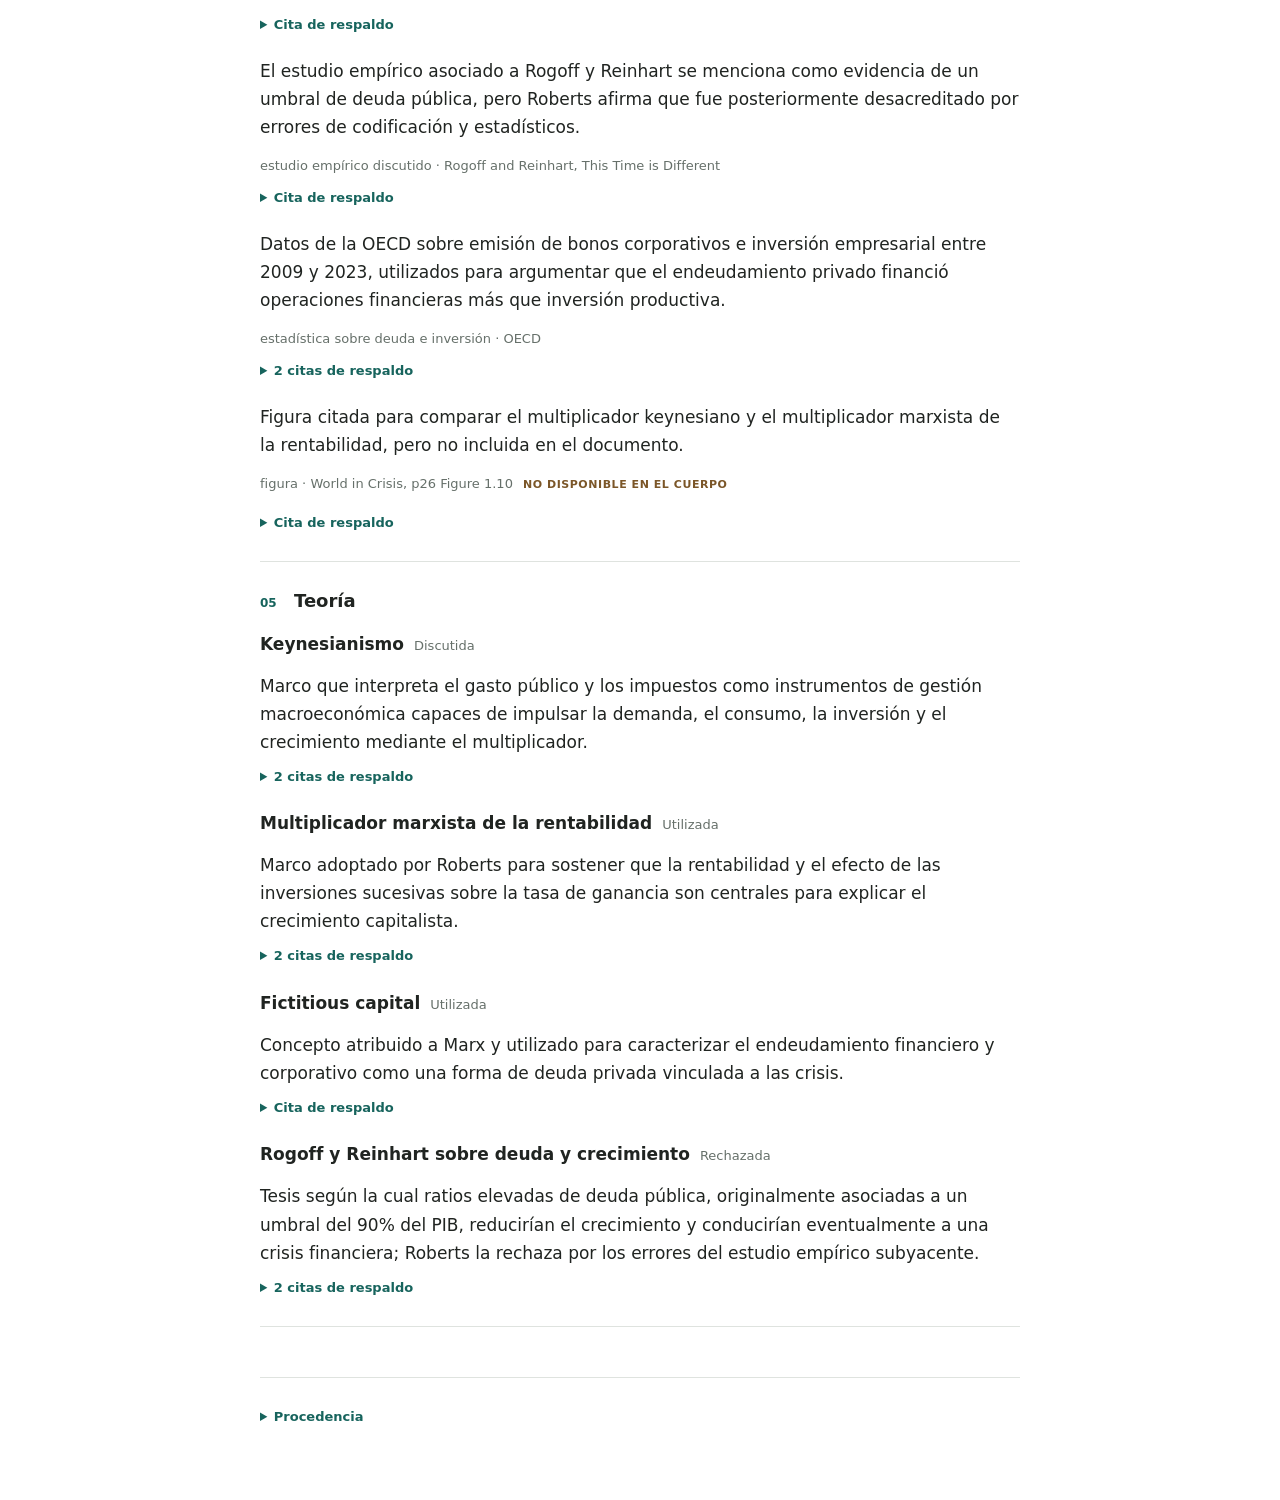
<file: docs/michael_roberts/is-keynesianism-dead-43e080bbe7.html>
<!doctype html><html lang="es"><head><meta charset="utf-8"><meta name="viewport" content="width=device-width, initial-scale=1"><title>Is Keynesianism dead? · Atlas de la Crisis</title><style>:root {
  --ink: #202421;
  --muted: #66706a;
  --line: #dfe3df;
  --accent: #17645d;
  --warm: #7b5628;
}

* { box-sizing: border-box; }
html { scroll-behavior: smooth; }
body {
  margin: 0;
  color: var(--ink);
  background: #fff;
  font: 17px/1.65 system-ui, sans-serif;
}
a { color: var(--accent); text-underline-offset: 3px; }
a:focus-visible, summary:focus-visible {
  outline: 2px solid var(--warm);
  outline-offset: 4px;
}
main {
  width: min(100% - 40px, 760px);
  margin: 0 auto;
  padding: 56px 0 72px;
}
h1, h2, h3 { line-height: 1.2; }
h1 {
  max-width: 720px;
  margin: 14px 0 18px;
  font: 400 clamp(34px, 7vw, 54px)/1.08 Georgia, serif;
  letter-spacing: -.025em;
}
h2 { margin: 0; font-size: 22px; }
h3 { margin: 0 0 18px; font-size: 18px; }
p { margin: 0 0 14px; }
.brand {
  color: var(--accent);
  font-size: 12px;
  font-weight: 700;
  letter-spacing: .12em;
  text-transform: uppercase;
}
.brand a { color: inherit; text-decoration: none; }
.byline {
  display: flex;
  flex-wrap: wrap;
  gap: 6px 18px;
  color: var(--muted);
  font-size: 14px;
}
.byline a:first-child { color: inherit; text-decoration: none; }
.status {
  display: inline-block;
  margin-top: 10px;
  padding: 4px 8px;
  border: 1px solid var(--line);
  color: var(--muted);
  font-size: 12px;
}
.summary {
  margin: 44px 0 36px;
  padding-bottom: 36px;
  border-bottom: 1px solid var(--line);
}
.summary h2 { margin-bottom: 12px; }
.summary p { font: 20px/1.6 Georgia, serif; }
.lede {
  max-width: 680px;
  color: var(--muted);
  font: 20px/1.55 Georgia, serif;
}
.site-count { margin-top: 18px; color: var(--muted); font-size: 13px; }
.listing { margin-top: 48px; }
.listing > h2 { margin-bottom: 12px; }
.author-link, .article-link {
  padding: 24px 0;
  border-bottom: 1px solid var(--line);
}
.author-link h2, .article-link h2 { margin-bottom: 6px; }
.author-link h2 a, .article-link h2 a {
  color: var(--ink);
  text-decoration-color: var(--line);
}
.author-link p, .article-link p { margin-bottom: 6px; }
.author-link .meta, .article-link .meta { margin-left: 0; }
.limitations {
  margin: 0 0 36px;
  padding: 16px 0 16px 18px;
  border-left: 2px solid var(--warm);
  color: #574c3d;
  font-size: 14px;
}
.limitations ul { margin: 6px 0 0; padding-left: 20px; }
.section {
  padding: 28px 0;
  border-bottom: 1px solid var(--line);
}
.section h3 span {
  display: inline-block;
  width: 34px;
  color: var(--accent);
  font: 700 12px system-ui, sans-serif;
}
.item + .item { margin-top: 22px; }
.item p:last-of-type { margin-bottom: 0; }
.item-title { font-weight: 700; }
.meta {
  margin-left: 10px;
  color: var(--muted);
  font-size: 13px;
  font-weight: 400;
}
.item > p.meta { margin-left: 0; }
.inference, .unavailable {
  display: inline-block;
  margin: 0 0 7px 10px;
  color: var(--warm);
  font-size: 11px;
  font-weight: 700;
  letter-spacing: .05em;
  text-transform: uppercase;
}
.item > .inference:first-child { margin-left: 0; }
.empty { color: var(--muted); font-style: italic; }
details { margin-top: 10px; }
summary {
  color: var(--accent);
  cursor: pointer;
  font-size: 13px;
  font-weight: 650;
}
blockquote {
  margin: 14px 0 6px;
  padding-left: 16px;
  border-left: 2px solid var(--line);
  color: #4c554f;
  font: 16px/1.6 Georgia, serif;
  overflow-wrap: anywhere;
}
footer {
  margin-top: 50px;
  padding-top: 18px;
  border-top: 1px solid var(--line);
  color: var(--muted);
  font-size: 12px;
  overflow-wrap: anywhere;
}
.provenance dl {
  display: grid;
  grid-template-columns: 84px minmax(0, 1fr);
  gap: 5px 12px;
}
.provenance dt { font-weight: 700; }
.provenance dd { margin: 0; }
.provenance code { font-size: 11px; }

@media (max-width: 560px) {
  main { width: min(100% - 32px, 760px); padding-top: 34px; }
  .byline { display: grid; gap: 2px; }
  .summary { margin-top: 34px; }
  .provenance dl { grid-template-columns: 1fr; gap: 2px; }
  .provenance dd { margin-bottom: 8px; }
}

@media print {
  body { font-size: 11pt; }
  main { width: 100%; padding: 0; }
  h1 { font-size: 28pt; }
  .summary p { font-size: 13pt; }
  .status { border-color: #999; }
  .section { break-inside: avoid; }
  details > * { display: block; }
  footer { font-size: 9pt; }
}
</style></head><body><main><header class="page-header"><p class="brand"><a href="../index.html">Atlas de la Crisis</a></p><h1>Is Keynesianism dead?</h1><p class="byline"><a href="index.html"><strong>Michael Roberts</strong></a><span>September 10, 2026</span><a href="https://thenextrecession.wordpress.com/2026/09/10/is-keynesianism-dead/">Texto original ↗</a></p><p class="status">Pendiente de revisión humana</p></header><section class="summary"><h2>Síntesis</h2><p>El artículo examina si el alto endeudamiento público vuelve obsoletas las políticas keynesianas de estímulo. Michael Roberts rechaza tanto la austeridad de Andy Haldane como el keynesianismo convencional y sostiene que el crecimiento depende principalmente de la inversión productiva y de la rentabilidad del capital; además, atribuye el aumento de la deuda pública a las crisis y al endeudamiento privado.</p></section><aside class="limitations"><strong>Limitaciones</strong><ul><li>El texto remite a “World in Crisis, p26 Figure 1.10”, pero la figura no está disponible en el documento.</li>
<li>Se mencionan estudios de Ilzetzki, Mendoza y Végh, de Rogoff y Reinhart y de la EU Commission; el artículo resume sus resultados, pero no proporciona los estudios completos.</li>
<li>El cuerpo contiene errores tipográficos, que se conservan en las citas literales.</li></ul></aside><article class="problem"><section class="section"><h3><span>01</span>Fenómeno o problema</h3><div class="item"><p>El problema central es si las elevadas ratios de deuda pública en las principales economías capitalistas hacen que el estímulo fiscal keynesiano deje de impulsar el crecimiento y, por tanto, deba ser sustituido por austeridad o “expansionary consolidation”.</p><details class="quotes"><summary>2 citas de respaldo</summary><blockquote>Haldane argues that Keynesian policies of macro-management ie increased government spending and lower taxes to boost economic growth are ‘defunct’ in the current world of high public debt, because Keynesian measures will drive up debt not growth.</blockquote>
<blockquote>For Haldane, ‘fiscal consolidation’ (ie austerity) will help boost growth. For the Keynesians, ‘fiscal stimulus’ (government spending) will boost growth. In my view, both are wrong.</blockquote></details></div></section><section class="section"><h3><span>02</span>Explicación o interpretación</h3><div class="item"><p>Roberts sostiene que la deuda pública aumentó principalmente durante las crisis financieras y recesiones, cuando los gobiernos rescataron instituciones financieras y apoyaron a empresas, y no por un exceso general de gasto social. Rechaza la tesis de que la deuda pública cause directamente un menor crecimiento y propone que el problema decisivo en una economía capitalista es la rentabilidad del capital: la inversión productiva y el crecimiento dependen de expectativas de rentabilidad, mientras que el endeudamiento privado y financiero constituye una causa más plausible de las crisis. Por ello, ni la austeridad ni el estímulo keynesiano convencional bastan; el crecimiento requeriría elevar la inversión productiva, algo que Roberts considera improbable mientras esta dependa de la rentabilidad privada y los sectores estratégicos permanezcan en manos privadas.</p><details class="quotes"><summary>4 citas de respaldo</summary><blockquote>But if you look at the time series for public debt to GDP, you can clearly see that the sharpest and ‘step change’ rises took place in conjunction with financial crashes and recessions in the capitalist economy.</blockquote>
<blockquote>My issue here is that the problem with the multiplier is not that it does not work in a world of high public debt, but that it does not work in a capitalist economy if the profitabilty of capital does not rise from government spendng.</blockquote>
<blockquote>And if we look for rising debt as a cause of slower growth and financial crises, private sector debt, in particular excessive corporate debt and financial debt ie what Marx called fictitious capital, is a much more iikely culprit than public debt.</blockquote>
<blockquote>What boosts growth is investment in the productive (value-creating) sectors of the economy, and what boosts productive investment is increased profitability for the capitalist sector</blockquote></details></div></section><section class="section"><h3><span>03</span>Elementos constitutivos</h3><div class="item"><p>La tesis de Haldane sobre la “expansionary consolidation” sostiene que los gobiernos deben reducir el gasto o aumentar los impuestos para permitir la expansión del sector privado y evitar que la deuda eleve los rendimientos de los bonos y el coste del endeudamiento.</p><details class="quotes"><summary>2 citas de respaldo</summary><blockquote>Haldane says, instead of spending more, governments need to save more ie by cutting spending and/or raising taxes so that the private sector can expand.</blockquote>
<blockquote>the idea that trimming state debt can actually encourage private spending and confidence</blockquote></details></div>
<div class="item"><p>El aumento de la deuda pública se vincula a rescates financieros, apoyo a empresas durante la pandemia, mayores costes de intereses y bajo crecimiento, más que al gasto en prestaciones sociales.</p><details class="quotes"><summary>3 citas de respaldo</summary><blockquote>It was these that forced governments to bail out the banks and other financial institutions in 2008-9 and to fund employers and businesses in the COVID pandemic slump.</blockquote>
<blockquote>Annual deficits have been higher since the end of the pandemic slump and this is due to the rise in interest costs as debt levels built up and interest rates rose, along with very poor economic growth in most major economies.</blockquote>
<blockquote>this cannot be blamed on welfare spending.</blockquote></details></div>
<div class="item"><p>El multiplicador keynesiano entiende el gasto público como un impulsor de consumo, inversión y crecimiento del PIB real, pero Roberts considera que su efecto es débil cuando no aumenta la rentabilidad del capital.</p><details class="quotes"><summary>3 citas de respaldo</summary><blockquote>The Keynesier multiplier argues that increased government spending boosts consumption and investment and so will lead to increased real GDP growth.</blockquote>
<blockquote>the difference between the Keynesian multiplier (the ratio of change in publc spending to growth) and the Marxist multiplier (i.e. the ratio of the change in profits to growth)</blockquote>
<blockquote>what matters in a capitalist economy is not the movement of ‘aggregate demand’, but the movement of the profitability of capital.</blockquote></details></div>
<div class="item"><p>La rentabilidad del capital y la inversión productiva ocupan el lugar causal central en la explicación alternativa de Roberts.</p><details class="quotes"><summary>2 citas de respaldo</summary><blockquote>In the Marxist multiplier, profitability is central…. The question is whether n rounds of subsequent investments generate a rate of profit higher than, lower than, or equal to the original average rate of profit”.</blockquote>
<blockquote>What boosts growth is investment in the productive (value-creating) sectors of the economy, and what boosts productive investment is increased profitability for the capitalist sector</blockquote></details></div>
<div class="item"><p>El endeudamiento privado, especialmente el corporativo y financiero, se presenta como un mecanismo más probable de las crisis y del bajo crecimiento que la deuda pública.</p><details class="quotes"><summary>2 citas de respaldo</summary><blockquote>private sector debt, in particular excessive corporate debt and financial debt ie what Marx called fictitious capital, is a much more iikely culprit than public debt.</blockquote>
<blockquote>Rather than productive investment, a lot of debt in recent years has been used to fund financial operations like refinancings and shareholder payouts.</blockquote></details></div>
<div class="item"><p>La inflación y el crecimiento real mediante mayor inversión aparecen como vías para reducir la carga relativa de la deuda, aunque ambas desplazan costes o enfrentan límites políticos y económicos.</p><details class="quotes"><summary>3 citas de respaldo</summary><blockquote>There are several ways to reduce the debt ratio burden: higher inflation, which reduces the real value of the debt and raises nominal GDP.</blockquote>
<blockquote>The other way to lower the debt ratio is to increase growth in real GDP through higher investment.</blockquote>
<blockquote>But that won’t happen as long as investment depends on the profitability expectations (‘animal spirits’) of the capitalist sector.</blockquote></details></div></section><section class="section"><h3><span>04</span>Evidencia</h3><div class="item"><p>Datos de la OECD sobre gasto social, pensiones, salud, prestaciones y subsidios industriales y militares, utilizados para cuestionar que el gasto social explique el alto endeudamiento público.</p><p class="meta">estadística comparativa · OECD</p><details class="quotes"><summary>2 citas de respaldo</summary><blockquote>In the OECD, public social expenditure amounted to less than 10% of GDP in 1960, but has more than doubled to just over 20% on average across the OECD since.</blockquote>
<blockquote>This spending is tiny compared to government subsidies to industry (1.5%, now at the highest level the global financial crash of 2008) and defence (now averaging 2.0-2.5% and targeted to rise to 3.0-5.0% of GDP by the end of this decade).</blockquote></details></div>
<div class="item"><p>Estimaciones de la Resolution Foundation sobre el gasto británico en seguridad social y bienestar entre 2007-08, 2012-13 y 2025-26, usadas para mostrar que el gasto social no explica el aumento de la deuda.</p><p class="meta">estimación institucional · Resolution Foundation</p><details class="quotes"><summary>2 citas de respaldo</summary><blockquote>The Resolution Foundation think-tank estimates that total social security or welfare spending in Britain in 2025-26 will be 10.8 per cent of GDP.</blockquote>
<blockquote>But compared to 2012-13 (the peak in the post-GFC recession), total welfare spending has fallen by 1.2 per cent of GDP.</blockquote></details></div>
<div class="item"><p>Series temporales de deuda pública respecto del PIB y datos sobre déficits presupuestarios, empleadas para vincular los mayores aumentos de deuda y déficit con crisis, recesiones, rescates y pérdida de ingresos fiscales.</p><p class="meta">serie temporal y comparación macroeconómica · Fuente no identificada</p><details class="quotes"><summary>2 citas de respaldo</summary><blockquote>the sharpest and ‘step change’ rises took place in conjunction with financial crashes and recessions in the capitalist economy.</blockquote>
<blockquote>the biggest deficits were in the period of the two economic crises as governments paid out more on unemployment and other benefits while receving less tax revenues.</blockquote></details></div>
<div class="item"><p>Estudios sobre multiplicadores fiscales y recuperación posterior a 2009, utilizados para sostener que los déficits mayores no se asociaron claramente con una recuperación más rápida.</p><p class="meta">estudios comparativos · Several studies; EU Commission</p><details class="quotes"><summary>2 citas de respaldo</summary><blockquote>Several studies show the so-called Keynesian multiplier (the ratio of real GDP growth to an increase in government spending or budget deficit) is poorly correlated with the economic recovery after 2009.</blockquote>
<blockquote>The EU Commission found that the Keynesian multiplier was well below 1 in the post-Great Recession period.</blockquote></details></div>
<div class="item"><p>Estudio de 44 países citado para respaldar la posibilidad de un multiplicador fiscal negativo cuando la deuda pública supera el 60% del PIB; Roberts lo presenta como el argumento de Haldane.</p><p class="meta">estudio internacional · Ilzetzki, Mendoza and Végh</p><details class="quotes"><summary>Cita de respaldo</summary><blockquote>In a study of 44 countries, Ilzetzki, Mendoza and Végh find evidence of fiscal stimulus depressing growth — a negative fiscal multiplier — when countries’ public debt exceeds 60 per cent of GDP.</blockquote></details></div>
<div class="item"><p>El estudio empírico asociado a Rogoff y Reinhart se menciona como evidencia de un umbral de deuda pública, pero Roberts afirma que fue posteriormente desacreditado por errores de codificación y estadísticos.</p><p class="meta">estudio empírico discutido · Rogoff and Reinhart, This Time is Different</p><details class="quotes"><summary>Cita de respaldo</summary><blockquote>The empirical study behind this claim was subsquently exposed as riddled with coding and statistical errors.</blockquote></details></div>
<div class="item"><p>Datos de la OECD sobre emisión de bonos corporativos e inversión empresarial entre 2009 y 2023, utilizados para argumentar que el endeudamiento privado financió operaciones financieras más que inversión productiva.</p><p class="meta">estadística sobre deuda e inversión · OECD</p><details class="quotes"><summary>2 citas de respaldo</summary><blockquote>Cumulative bond issuance by non-financial companies in 2009-23 was USD 12.9 trillion higher than the pre-2008 trend, while corporate investment was USD 8.4 trillion lower.</blockquote>
<blockquote>Rather than productive investment, a lot of debt in recent years has been used to fund financial operations like refinancings and shareholder payouts.</blockquote></details></div>
<div class="item"><p>Figura citada para comparar el multiplicador keynesiano y el multiplicador marxista de la rentabilidad, pero no incluida en el documento.</p><p class="meta">figura · World in Crisis, p26 Figure 1.10<span class="unavailable">No disponible en el cuerpo</span></p><details class="quotes"><summary>Cita de respaldo</summary><blockquote>The Keynesian multiplier is a feeble driver of growth compared to the Marxist multiplier of profitability (see World in Crisis, p26 Figure 1.10).</blockquote></details></div></section><section class="section"><h3><span>05</span>Teoría</h3><div class="item"><p class="item-title">Keynesianismo<span class="meta">Discutida</span></p><p>Marco que interpreta el gasto público y los impuestos como instrumentos de gestión macroeconómica capaces de impulsar la demanda, el consumo, la inversión y el crecimiento mediante el multiplicador.</p><details class="quotes"><summary>2 citas de respaldo</summary><blockquote>Keynesian theory, namely that economic slumps or stagnation can be overcome by increased public spending</blockquote>
<blockquote>The Keynesier multiplier argues that increased government spending boosts consumption and investment and so will lead to increased real GDP growth.</blockquote></details></div>
<div class="item"><p class="item-title">Multiplicador marxista de la rentabilidad<span class="meta">Utilizada</span></p><p>Marco adoptado por Roberts para sostener que la rentabilidad y el efecto de las inversiones sucesivas sobre la tasa de ganancia son centrales para explicar el crecimiento capitalista.</p><details class="quotes"><summary>2 citas de respaldo</summary><blockquote>In the Marxist multiplier, profitability is central…. The question is whether n rounds of subsequent investments generate a rate of profit higher than, lower than, or equal to the original average rate of profit”.</blockquote>
<blockquote>what matters in a capitalist economy is not the movement of ‘aggregate demand’, but the movement of the profitability of capital.</blockquote></details></div>
<div class="item"><p class="item-title">Fictitious capital<span class="meta">Utilizada</span></p><p>Concepto atribuido a Marx y utilizado para caracterizar el endeudamiento financiero y corporativo como una forma de deuda privada vinculada a las crisis.</p><details class="quotes"><summary>Cita de respaldo</summary><blockquote>financial debt ie what Marx called fictitious capital, is a much more iikely culprit than public debt.</blockquote></details></div>
<div class="item"><p class="item-title">Rogoff y Reinhart sobre deuda y crecimiento<span class="meta">Rechazada</span></p><p>Tesis según la cual ratios elevadas de deuda pública, originalmente asociadas a un umbral del 90% del PIB, reducirían el crecimiento y conducirían eventualmente a una crisis financiera; Roberts la rechaza por los errores del estudio empírico subyacente.</p><details class="quotes"><summary>2 citas de respaldo</summary><blockquote>Rogoff and Reinhart who argued in their (in)famous book, This Time is Different, that economies with high public debt ratios (they argued a threshold of 90% of GDP) would have lower growth and eventually a financial crisis.</blockquote>
<blockquote>The empirical study behind this claim was subsquently exposed as riddled with coding and statistical errors.</blockquote></details></div></section></article><footer><details class="provenance"><summary>Procedencia</summary><p>Extracción automática. Las citas se comprobaron contra el documento local; la interpretación y la evidencia requieren revisión humana.</p><dl><dt>Documento</dt><dd>corpus/posts/michael_roberts/is-keynesianism-dead-43e080bbe7.md</dd><dt>Recuperado</dt><dd>2026-09-10 14:45:13 UTC</dd><dt>SHA-256</dt><dd><code>80e66a23f3c4f93652ff68379dbc3547e480e7da85da15f7249e31cce28df07c</code></dd><dt>Contrato</dt><dd>v2</dd></dl></details></footer></main></body></html>
</file>
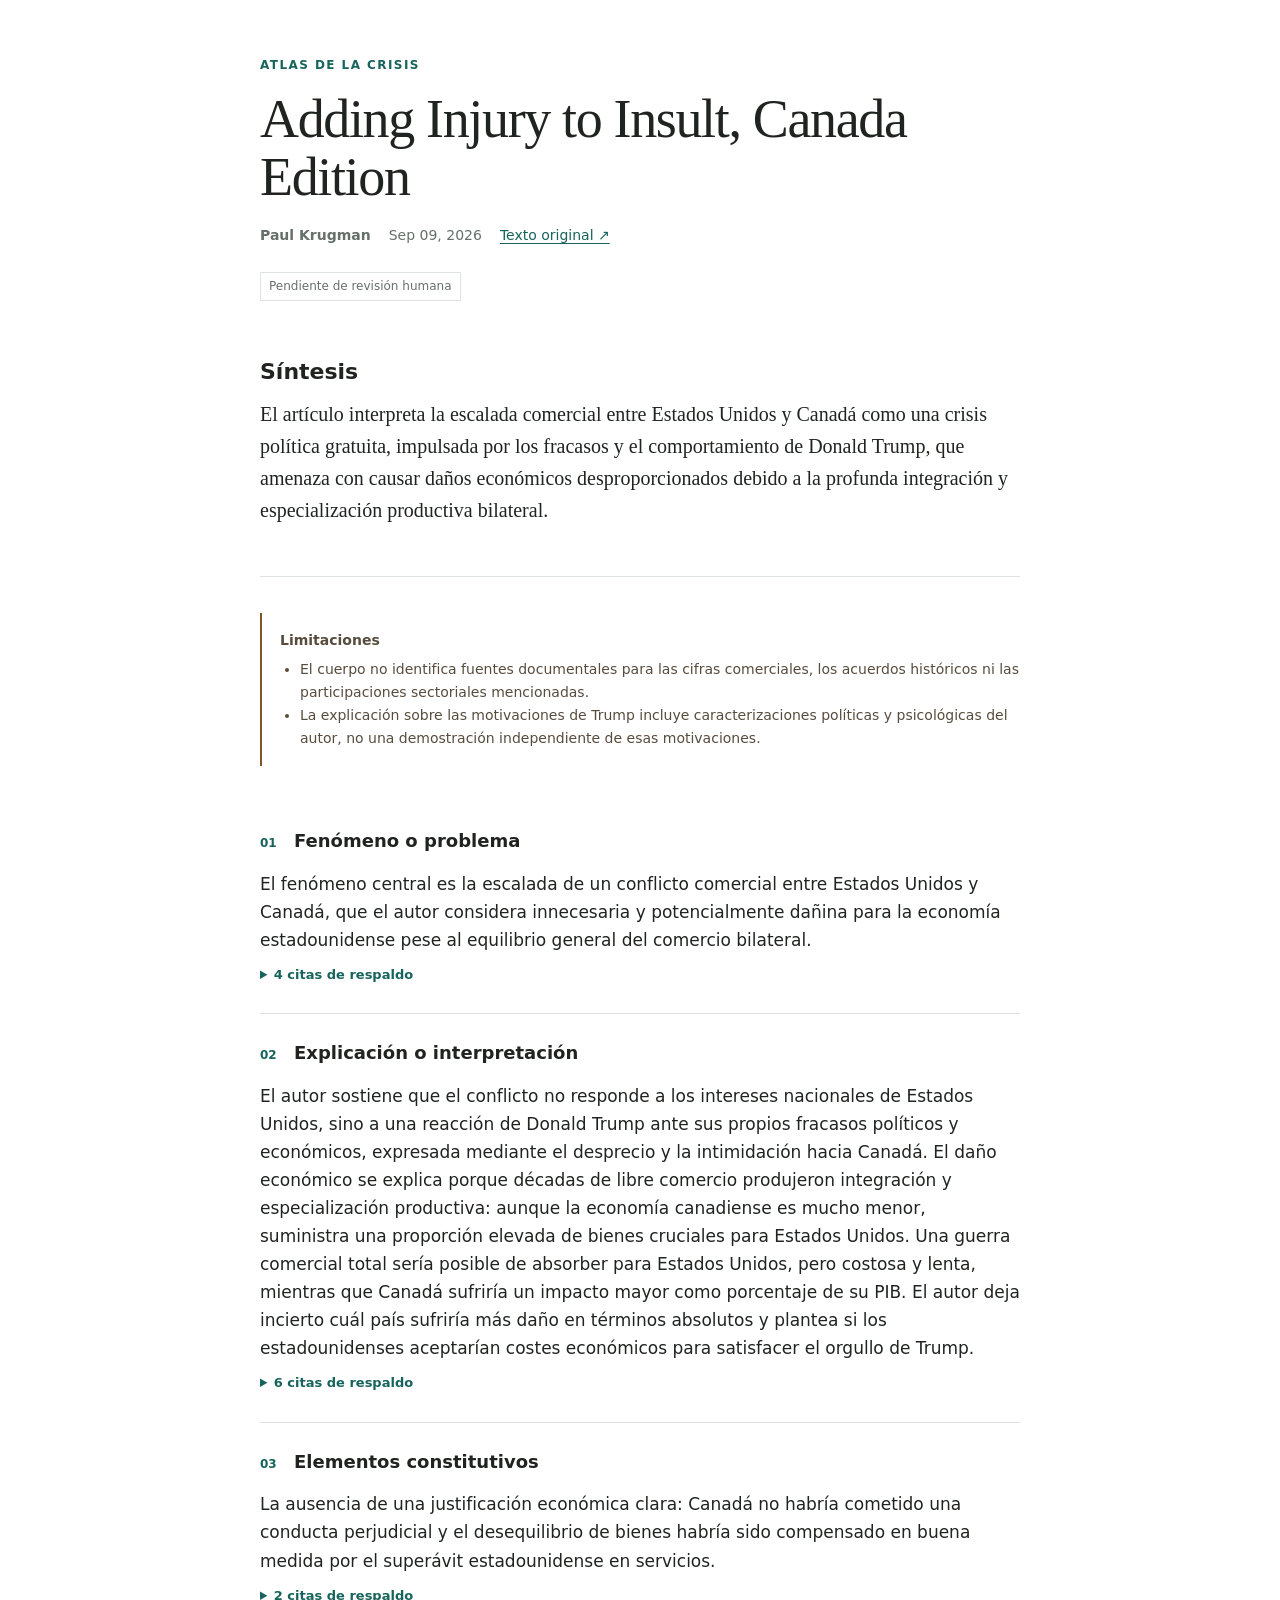
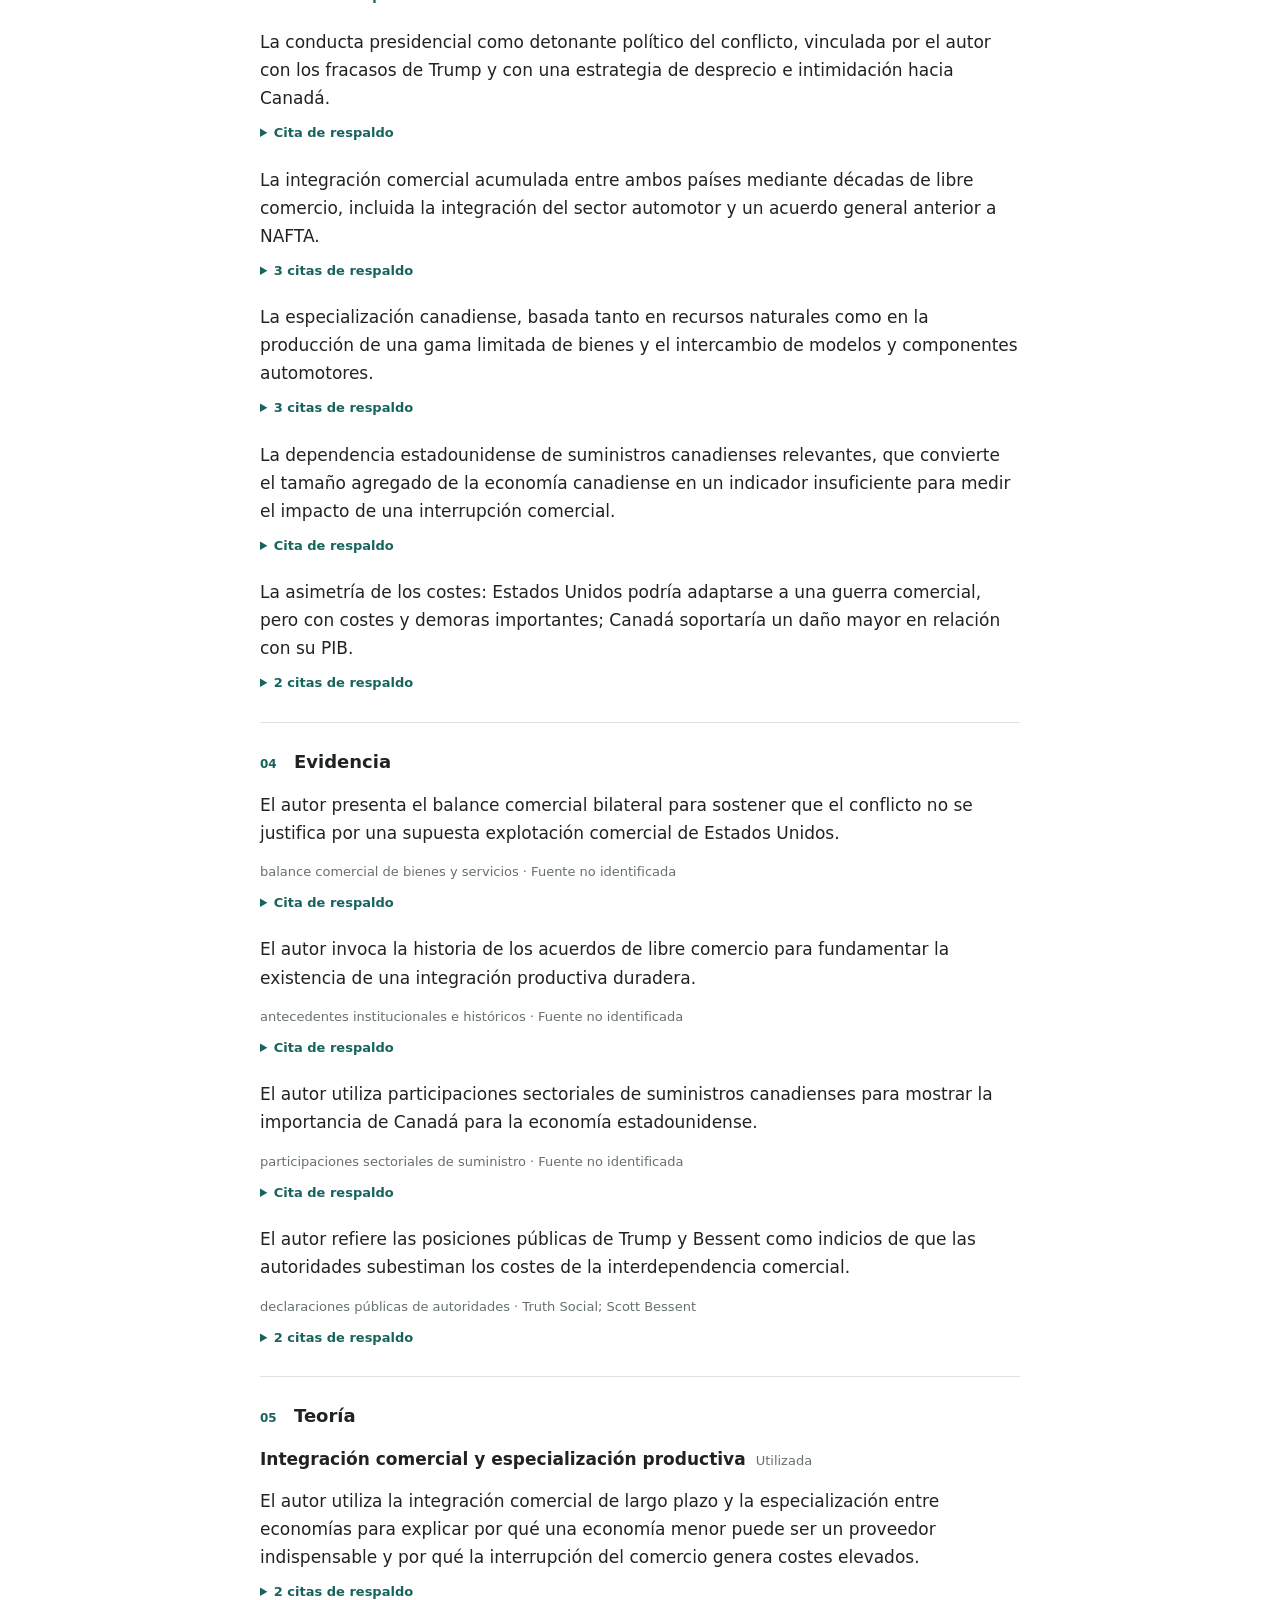
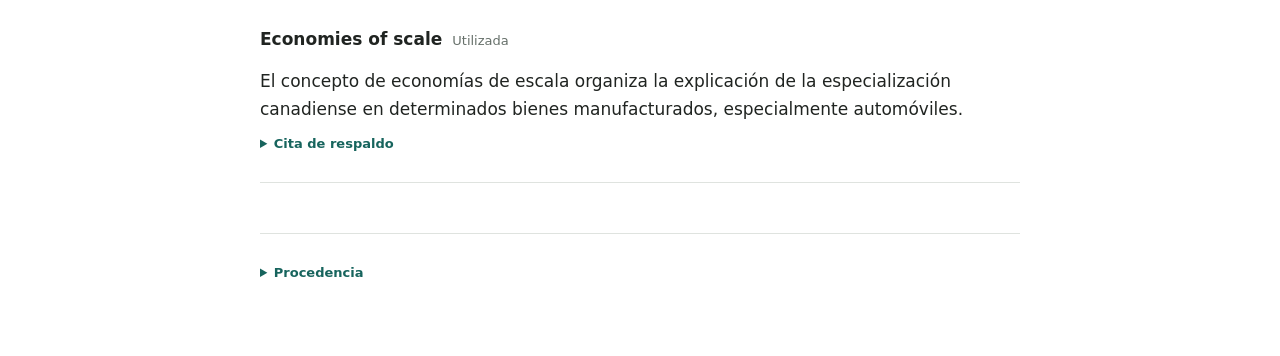
<file: docs/paul_krugman/adding-injury-to-insult-canada-edition-567605c2e6.html>
<!doctype html><html lang="es"><head><meta charset="utf-8"><meta name="viewport" content="width=device-width, initial-scale=1"><title>Adding Injury to Insult, Canada Edition · Atlas de la Crisis</title><style>:root {
  --ink: #202421;
  --muted: #66706a;
  --line: #dfe3df;
  --accent: #17645d;
  --warm: #7b5628;
}

* { box-sizing: border-box; }
html { scroll-behavior: smooth; }
body {
  margin: 0;
  color: var(--ink);
  background: #fff;
  font: 17px/1.65 system-ui, sans-serif;
}
a { color: var(--accent); text-underline-offset: 3px; }
a:focus-visible, summary:focus-visible {
  outline: 2px solid var(--warm);
  outline-offset: 4px;
}
main {
  width: min(100% - 40px, 760px);
  margin: 0 auto;
  padding: 56px 0 72px;
}
h1, h2, h3 { line-height: 1.2; }
h1 {
  max-width: 720px;
  margin: 14px 0 18px;
  font: 400 clamp(34px, 7vw, 54px)/1.08 Georgia, serif;
  letter-spacing: -.025em;
}
h2 { margin: 0; font-size: 22px; }
h3 { margin: 0 0 18px; font-size: 18px; }
p { margin: 0 0 14px; }
.brand {
  color: var(--accent);
  font-size: 12px;
  font-weight: 700;
  letter-spacing: .12em;
  text-transform: uppercase;
}
.brand a { color: inherit; text-decoration: none; }
.byline {
  display: flex;
  flex-wrap: wrap;
  gap: 6px 18px;
  color: var(--muted);
  font-size: 14px;
}
.byline a:first-child { color: inherit; text-decoration: none; }
.status {
  display: inline-block;
  margin-top: 10px;
  padding: 4px 8px;
  border: 1px solid var(--line);
  color: var(--muted);
  font-size: 12px;
}
.summary {
  margin: 44px 0 36px;
  padding-bottom: 36px;
  border-bottom: 1px solid var(--line);
}
.summary h2 { margin-bottom: 12px; }
.summary p { font: 20px/1.6 Georgia, serif; }
.lede {
  max-width: 680px;
  color: var(--muted);
  font: 20px/1.55 Georgia, serif;
}
.site-count { margin-top: 18px; color: var(--muted); font-size: 13px; }
.listing { margin-top: 48px; }
.listing > h2 { margin-bottom: 12px; }
.author-link, .article-link {
  padding: 24px 0;
  border-bottom: 1px solid var(--line);
}
.author-link h2, .article-link h2 { margin-bottom: 6px; }
.author-link h2 a, .article-link h2 a {
  color: var(--ink);
  text-decoration-color: var(--line);
}
.author-link p, .article-link p { margin-bottom: 6px; }
.author-link .meta, .article-link .meta { margin-left: 0; }
.limitations {
  margin: 0 0 36px;
  padding: 16px 0 16px 18px;
  border-left: 2px solid var(--warm);
  color: #574c3d;
  font-size: 14px;
}
.limitations ul { margin: 6px 0 0; padding-left: 20px; }
.section {
  padding: 28px 0;
  border-bottom: 1px solid var(--line);
}
.section h3 span {
  display: inline-block;
  width: 34px;
  color: var(--accent);
  font: 700 12px system-ui, sans-serif;
}
.item + .item { margin-top: 22px; }
.item p:last-of-type { margin-bottom: 0; }
.item-title { font-weight: 700; }
.meta {
  margin-left: 10px;
  color: var(--muted);
  font-size: 13px;
  font-weight: 400;
}
.item > p.meta { margin-left: 0; }
.inference, .unavailable {
  display: inline-block;
  margin: 0 0 7px 10px;
  color: var(--warm);
  font-size: 11px;
  font-weight: 700;
  letter-spacing: .05em;
  text-transform: uppercase;
}
.item > .inference:first-child { margin-left: 0; }
.empty { color: var(--muted); font-style: italic; }
details { margin-top: 10px; }
summary {
  color: var(--accent);
  cursor: pointer;
  font-size: 13px;
  font-weight: 650;
}
blockquote {
  margin: 14px 0 6px;
  padding-left: 16px;
  border-left: 2px solid var(--line);
  color: #4c554f;
  font: 16px/1.6 Georgia, serif;
  overflow-wrap: anywhere;
}
footer {
  margin-top: 50px;
  padding-top: 18px;
  border-top: 1px solid var(--line);
  color: var(--muted);
  font-size: 12px;
  overflow-wrap: anywhere;
}
.provenance dl {
  display: grid;
  grid-template-columns: 84px minmax(0, 1fr);
  gap: 5px 12px;
}
.provenance dt { font-weight: 700; }
.provenance dd { margin: 0; }
.provenance code { font-size: 11px; }

@media (max-width: 560px) {
  main { width: min(100% - 32px, 760px); padding-top: 34px; }
  .byline { display: grid; gap: 2px; }
  .summary { margin-top: 34px; }
  .provenance dl { grid-template-columns: 1fr; gap: 2px; }
  .provenance dd { margin-bottom: 8px; }
}

@media print {
  body { font-size: 11pt; }
  main { width: 100%; padding: 0; }
  h1 { font-size: 28pt; }
  .summary p { font-size: 13pt; }
  .status { border-color: #999; }
  .section { break-inside: avoid; }
  details > * { display: block; }
  footer { font-size: 9pt; }
}
</style></head><body><main><header class="page-header"><p class="brand"><a href="../index.html">Atlas de la Crisis</a></p><h1>Adding Injury to Insult, Canada Edition</h1><p class="byline"><a href="index.html"><strong>Paul Krugman</strong></a><span>Sep 09, 2026</span><a href="https://paulkrugman.substack.com/p/adding-injury-to-insult-canada-edition">Texto original ↗</a></p><p class="status">Pendiente de revisión humana</p></header><section class="summary"><h2>Síntesis</h2><p>El artículo interpreta la escalada comercial entre Estados Unidos y Canadá como una crisis política gratuita, impulsada por los fracasos y el comportamiento de Donald Trump, que amenaza con causar daños económicos desproporcionados debido a la profunda integración y especialización productiva bilateral.</p></section><aside class="limitations"><strong>Limitaciones</strong><ul><li>El cuerpo no identifica fuentes documentales para las cifras comerciales, los acuerdos históricos ni las participaciones sectoriales mencionadas.</li>
<li>La explicación sobre las motivaciones de Trump incluye caracterizaciones políticas y psicológicas del autor, no una demostración independiente de esas motivaciones.</li></ul></aside><article class="problem"><section class="section"><h3><span>01</span>Fenómeno o problema</h3><div class="item"><p>El fenómeno central es la escalada de un conflicto comercial entre Estados Unidos y Canadá, que el autor considera innecesaria y potencialmente dañina para la economía estadounidense pese al equilibrio general del comercio bilateral.</p><details class="quotes"><summary>4 citas de respaldo</summary><blockquote>But I don’t think there has ever been a dispute this stupid.</blockquote>
<blockquote>Bear in mind that this crisis is entirely gratuitous.</blockquote>
<blockquote>Overall trade between our nations was almost balanced.</blockquote>
<blockquote>But beyond the embarrassment, it’s also important to realize that an escalating trade war with Canada will do real damage to the U.S. economy.</blockquote></details></div></section><section class="section"><h3><span>02</span>Explicación o interpretación</h3><div class="item"><p>El autor sostiene que el conflicto no responde a los intereses nacionales de Estados Unidos, sino a una reacción de Donald Trump ante sus propios fracasos políticos y económicos, expresada mediante el desprecio y la intimidación hacia Canadá. El daño económico se explica porque décadas de libre comercio produjeron integración y especialización productiva: aunque la economía canadiense es mucho menor, suministra una proporción elevada de bienes cruciales para Estados Unidos. Una guerra comercial total sería posible de absorber para Estados Unidos, pero costosa y lenta, mientras que Canadá sufriría un impacto mayor como porcentaje de su PIB. El autor deja incierto cuál país sufriría más daño en términos absolutos y plantea si los estadounidenses aceptarían costes económicos para satisfacer el orgullo de Trump.</p><details class="quotes"><summary>6 citas de respaldo</summary><blockquote>Clearly, we’re looking at a symptom of deranged Trump syndrome.</blockquote>
<blockquote>That is, you should think of this conflict not as something reflecting U.S. national interests, but as a form of self-medication from a sundowning president.</blockquote>
<blockquote>The essential thing to understand about U.S.-Canada trade is that our two economies have been closely integrated for a very long time.</blockquote>
<blockquote>If the tit-for-tat with Canada were to escalate into all-out trade war, could the U.S. economy manage? Yes — but it would be expensive and take a great deal of time.</blockquote>
<blockquote>What is clear is that because Canada’s economy is far smaller than ours, Canada would suffer much more damage from a trade war as a percentage of GDP than we would.</blockquote>
<blockquote>Will Americans be willing to suffer economically to soothe Trump’s bruised ego?</blockquote></details></div></section><section class="section"><h3><span>03</span>Elementos constitutivos</h3><div class="item"><p>La ausencia de una justificación económica clara: Canadá no habría cometido una conducta perjudicial y el desequilibrio de bienes habría sido compensado en buena medida por el superávit estadounidense en servicios.</p><details class="quotes"><summary>2 citas de respaldo</summary><blockquote>Canada has done nothing wrong.</blockquote>
<blockquote>Last year Canada did run a modest trade surplus with the United States in goods, but more than half of this imbalance was offset by a U.S. surplus in services.</blockquote></details></div>
<div class="item"><p>La conducta presidencial como detonante político del conflicto, vinculada por el autor con los fracasos de Trump y con una estrategia de desprecio e intimidación hacia Canadá.</p><details class="quotes"><summary>Cita de respaldo</summary><blockquote>As Trump’s failures, from soaring fuel prices to plunging approval, multiply, he is doubling down on his disrespect for and attempted bullying of our northern neighbor and former ally.</blockquote></details></div>
<div class="item"><p>La integración comercial acumulada entre ambos países mediante décadas de libre comercio, incluida la integración del sector automotor y un acuerdo general anterior a NAFTA.</p><details class="quotes"><summary>3 citas de respaldo</summary><blockquote>We’ve had free trade in autos and automotive products since 1965.</blockquote>
<blockquote>We signed an overall free trade agreement in 1988, six years before the creation of NAFTA, which included Mexico.</blockquote>
<blockquote>And all those decades of free trade have encouraged a great deal of specialization.</blockquote></details></div>
<div class="item"><p>La especialización canadiense, basada tanto en recursos naturales como en la producción de una gama limitada de bienes y el intercambio de modelos y componentes automotores.</p><details class="quotes"><summary>3 citas de respaldo</summary><blockquote>Instead, Canada concentrates on producing a limited range of goods.</blockquote>
<blockquote>In some cases Canada produces goods like lumber or aluminum that take advantage of Canada’s natural resources — vast forests and abundant hydropower, which generates the electricity used to smelt aluminum.</blockquote>
<blockquote>In other cases, like autos, Canada achieves economies of scale by manufacturing a limited range of goods, exporting most of what it produces to the United States while importing the auto models and components it doesn’t produce.</blockquote></details></div>
<div class="item"><p>La dependencia estadounidense de suministros canadienses relevantes, que convierte el tamaño agregado de la economía canadiense en un indicador insuficiente para medir el impacto de una interrupción comercial.</p><details class="quotes"><summary>Cita de respaldo</summary><blockquote>while the U.S. economy is roughly a dozen times larger than Canada’s, Canada supplies a surprisingly large share of many crucial goods.</blockquote></details></div>
<div class="item"><p>La asimetría de los costes: Estados Unidos podría adaptarse a una guerra comercial, pero con costes y demoras importantes; Canadá soportaría un daño mayor en relación con su PIB.</p><details class="quotes"><summary>2 citas de respaldo</summary><blockquote>Yes — but it would be expensive and take a great deal of time.</blockquote>
<blockquote>Canada would suffer much more damage from a trade war as a percentage of GDP than we would.</blockquote></details></div></section><section class="section"><h3><span>04</span>Evidencia</h3><div class="item"><p>El autor presenta el balance comercial bilateral para sostener que el conflicto no se justifica por una supuesta explotación comercial de Estados Unidos.</p><p class="meta">balance comercial de bienes y servicios · Fuente no identificada</p><details class="quotes"><summary>Cita de respaldo</summary><blockquote>Last year Canada did run a modest trade surplus with the United States in goods, but more than half of this imbalance was offset by a U.S. surplus in services. Overall trade between our nations was almost balanced.</blockquote></details></div>
<div class="item"><p>El autor invoca la historia de los acuerdos de libre comercio para fundamentar la existencia de una integración productiva duradera.</p><p class="meta">antecedentes institucionales e históricos · Fuente no identificada</p><details class="quotes"><summary>Cita de respaldo</summary><blockquote>We’ve had free trade in autos and automotive products since 1965. We signed an overall free trade agreement in 1988, six years before the creation of NAFTA, which included Mexico.</blockquote></details></div>
<div class="item"><p>El autor utiliza participaciones sectoriales de suministros canadienses para mostrar la importancia de Canadá para la economía estadounidense.</p><p class="meta">participaciones sectoriales de suministro · Fuente no identificada</p><details class="quotes"><summary>Cita de respaldo</summary><blockquote>Canada provides 70 percent of the oil refined in the U.S. Midwest. Canada supplies about 60 percent of US aluminum. Canada supplies almost all of America’s spruce-pine-fir lumber — preferred for framing in residential construction.</blockquote></details></div>
<div class="item"><p>El autor refiere las posiciones públicas de Trump y Bessent como indicios de que las autoridades subestiman los costes de la interdependencia comercial.</p><p class="meta">declaraciones públicas de autoridades · Truth Social; Scott Bessent</p><details class="quotes"><summary>2 citas de respaldo</summary><blockquote>Their expressed view is that Canada’s economy is too small — a “little yippy dog” — for a disruption of cross-border trade to matter.</blockquote>
<blockquote>But we also have Scott Bessent, the Treasury Secretary, comparing our northern neighbor to a “little yippy dog.”</blockquote></details></div></section><section class="section"><h3><span>05</span>Teoría</h3><div class="item"><p class="item-title">Integración comercial y especialización productiva<span class="meta">Utilizada</span></p><p>El autor utiliza la integración comercial de largo plazo y la especialización entre economías para explicar por qué una economía menor puede ser un proveedor indispensable y por qué la interrupción del comercio genera costes elevados.</p><details class="quotes"><summary>2 citas de respaldo</summary><blockquote>And all those decades of free trade have encouraged a great deal of specialization.</blockquote>
<blockquote>The essential thing to understand about U.S.-Canada trade is that our two economies have been closely integrated for a very long time.</blockquote></details></div>
<div class="item"><p class="item-title">Economies of scale<span class="meta">Utilizada</span></p><p>El concepto de economías de escala organiza la explicación de la especialización canadiense en determinados bienes manufacturados, especialmente automóviles.</p><details class="quotes"><summary>Cita de respaldo</summary><blockquote>Canada achieves economies of scale by manufacturing a limited range of goods, exporting most of what it produces to the United States while importing the auto models and components it doesn’t produce.</blockquote></details></div></section></article><footer><details class="provenance"><summary>Procedencia</summary><p>Extracción automática. Las citas se comprobaron contra el documento local; la interpretación y la evidencia requieren revisión humana.</p><dl><dt>Documento</dt><dd>corpus/posts/paul_krugman/adding-injury-to-insult-canada-edition-567605c2e6.md</dd><dt>Recuperado</dt><dd>2026-09-09 21:17:25 UTC</dd><dt>SHA-256</dt><dd><code>a9f6e1ef115138733574171dad518edf856c73712135b45892b00511e972ea55</code></dd><dt>Contrato</dt><dd>v2</dd></dl></details></footer></main></body></html>
</file>
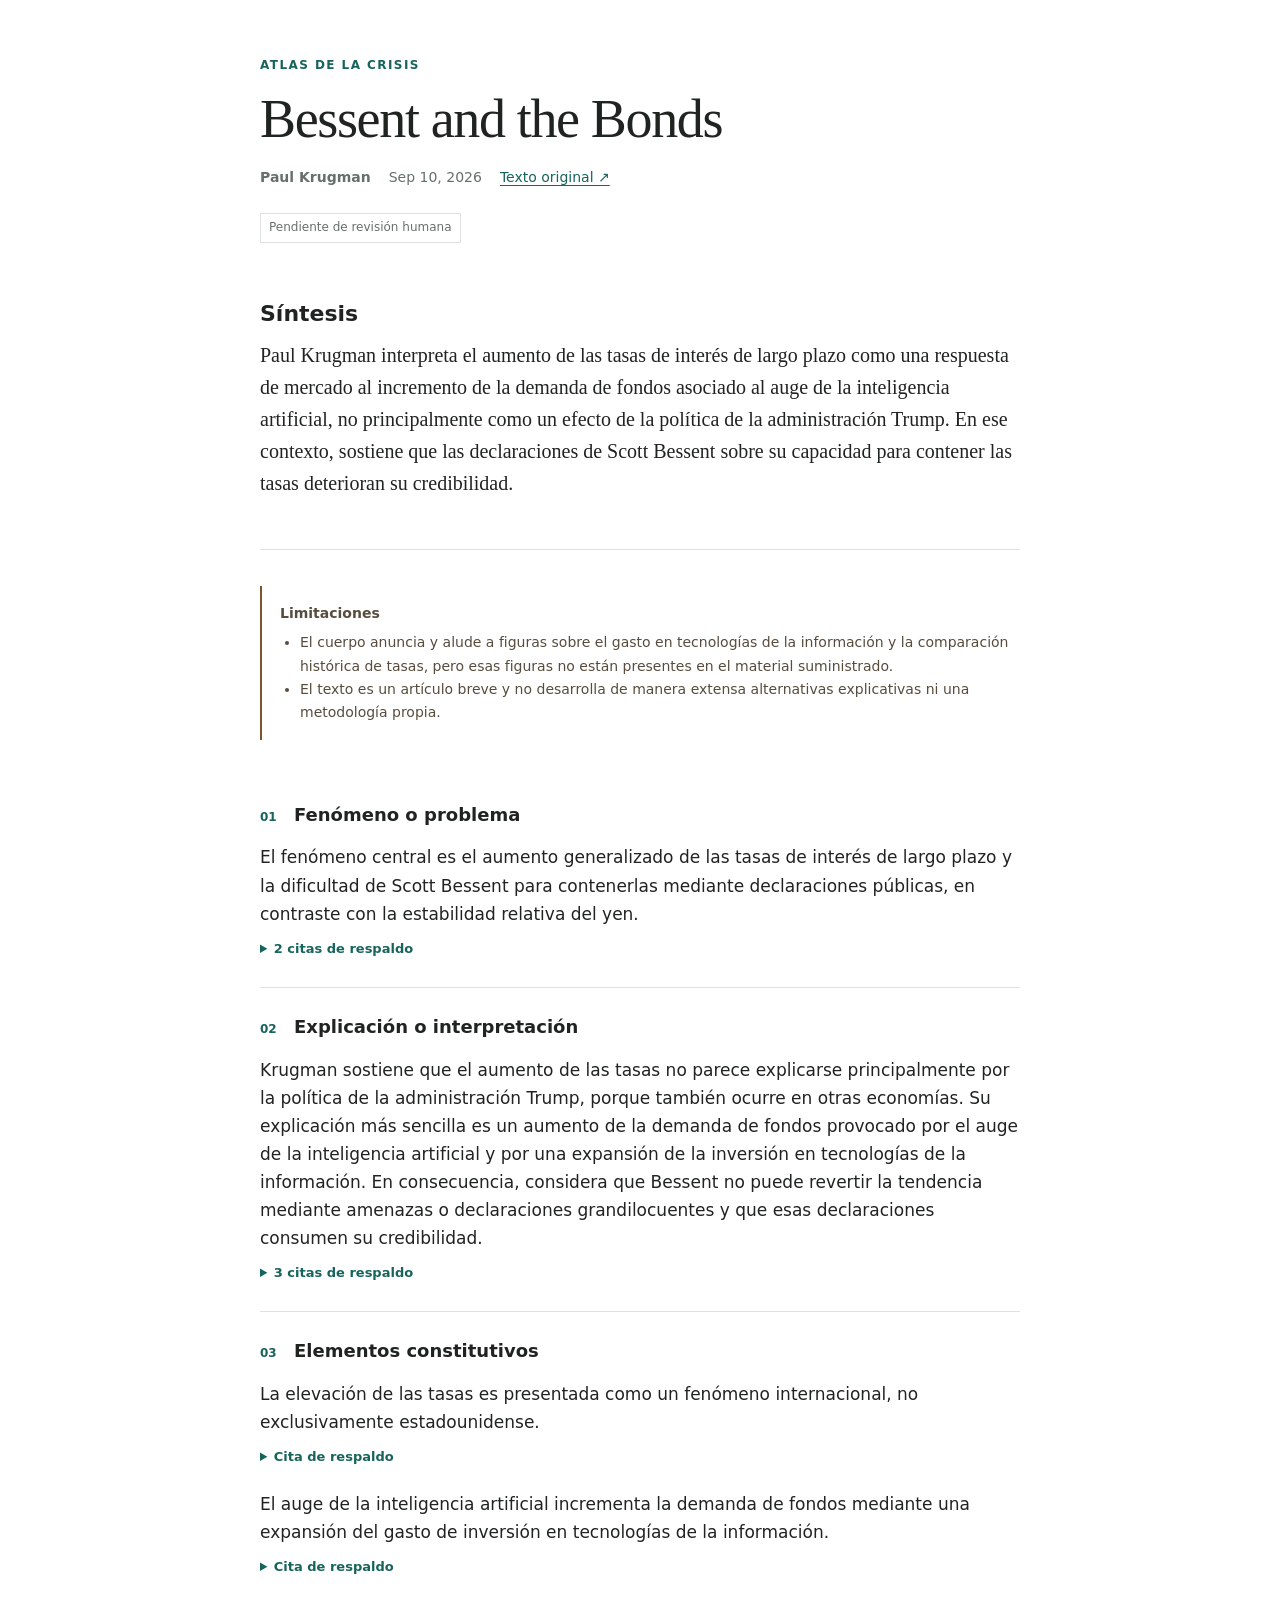
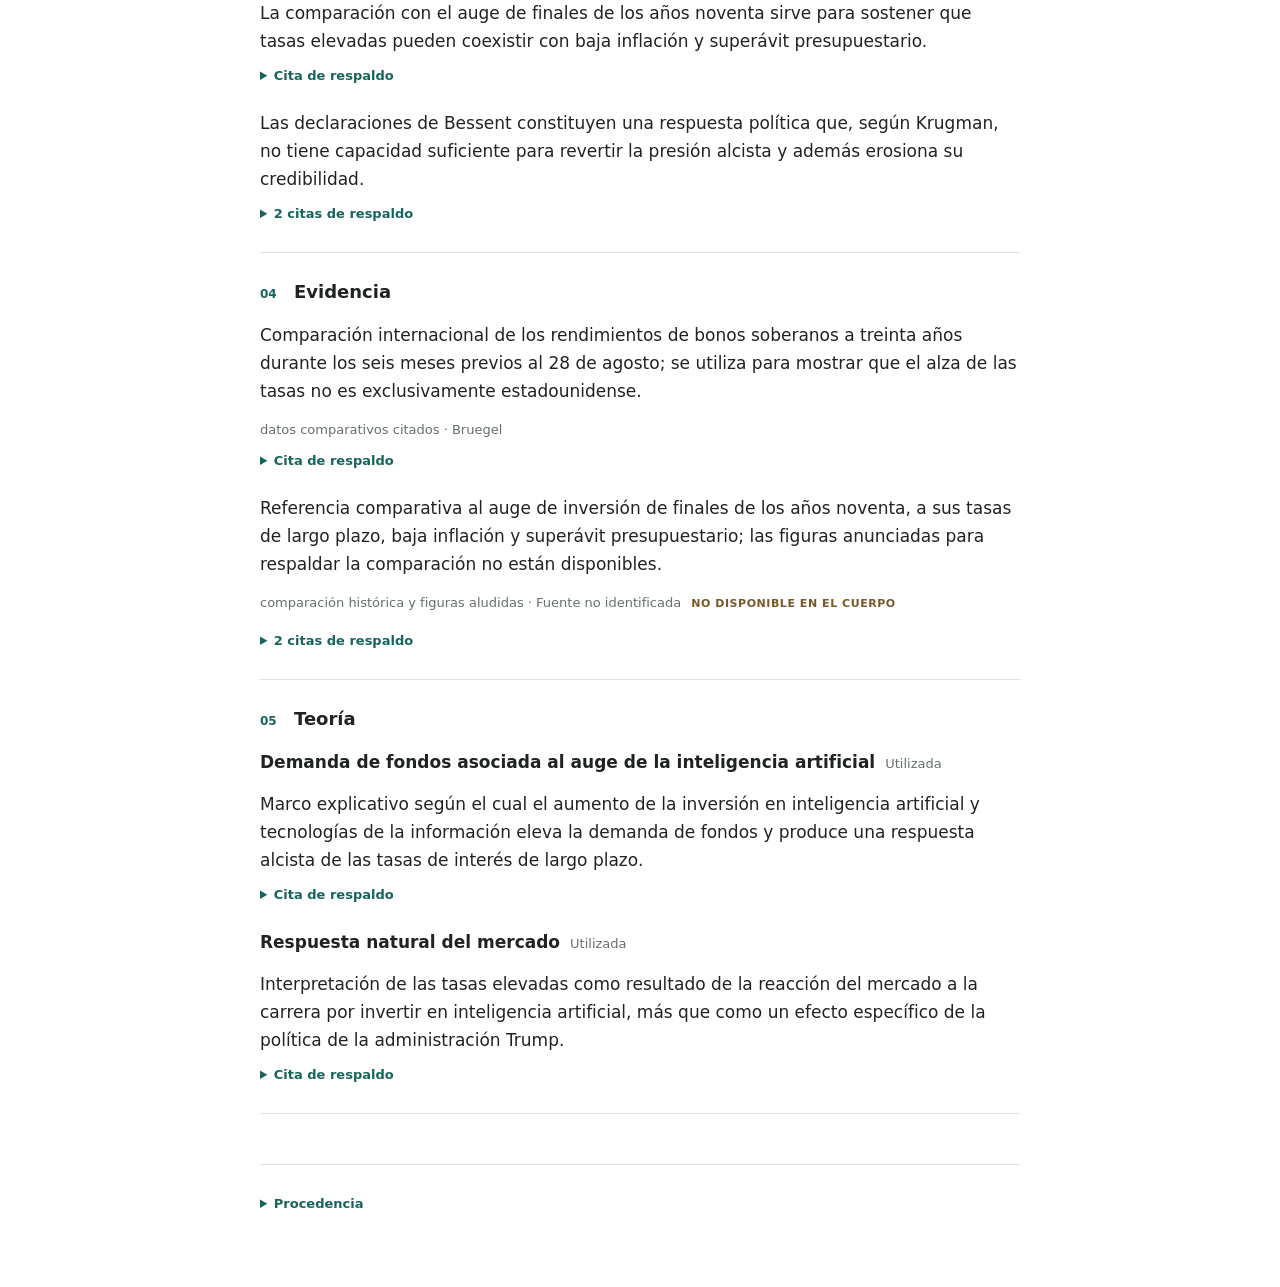
<file: docs/paul_krugman/bessent-and-the-bonds-eac4f29ff5.html>
<!doctype html><html lang="es"><head><meta charset="utf-8"><meta name="viewport" content="width=device-width, initial-scale=1"><title>Bessent and the Bonds · Atlas de la Crisis</title><style>:root {
  --ink: #202421;
  --muted: #66706a;
  --line: #dfe3df;
  --accent: #17645d;
  --warm: #7b5628;
}

* { box-sizing: border-box; }
html { scroll-behavior: smooth; }
body {
  margin: 0;
  color: var(--ink);
  background: #fff;
  font: 17px/1.65 system-ui, sans-serif;
}
a { color: var(--accent); text-underline-offset: 3px; }
a:focus-visible, summary:focus-visible {
  outline: 2px solid var(--warm);
  outline-offset: 4px;
}
main {
  width: min(100% - 40px, 760px);
  margin: 0 auto;
  padding: 56px 0 72px;
}
h1, h2, h3 { line-height: 1.2; }
h1 {
  max-width: 720px;
  margin: 14px 0 18px;
  font: 400 clamp(34px, 7vw, 54px)/1.08 Georgia, serif;
  letter-spacing: -.025em;
}
h2 { margin: 0; font-size: 22px; }
h3 { margin: 0 0 18px; font-size: 18px; }
p { margin: 0 0 14px; }
.brand {
  color: var(--accent);
  font-size: 12px;
  font-weight: 700;
  letter-spacing: .12em;
  text-transform: uppercase;
}
.brand a { color: inherit; text-decoration: none; }
.byline {
  display: flex;
  flex-wrap: wrap;
  gap: 6px 18px;
  color: var(--muted);
  font-size: 14px;
}
.byline a:first-child { color: inherit; text-decoration: none; }
.status {
  display: inline-block;
  margin-top: 10px;
  padding: 4px 8px;
  border: 1px solid var(--line);
  color: var(--muted);
  font-size: 12px;
}
.summary {
  margin: 44px 0 36px;
  padding-bottom: 36px;
  border-bottom: 1px solid var(--line);
}
.summary h2 { margin-bottom: 12px; }
.summary p { font: 20px/1.6 Georgia, serif; }
.lede {
  max-width: 680px;
  color: var(--muted);
  font: 20px/1.55 Georgia, serif;
}
.site-count { margin-top: 18px; color: var(--muted); font-size: 13px; }
.listing { margin-top: 48px; }
.listing > h2 { margin-bottom: 12px; }
.author-link, .article-link {
  padding: 24px 0;
  border-bottom: 1px solid var(--line);
}
.author-link h2, .article-link h2 { margin-bottom: 6px; }
.author-link h2 a, .article-link h2 a {
  color: var(--ink);
  text-decoration-color: var(--line);
}
.author-link p, .article-link p { margin-bottom: 6px; }
.author-link .meta, .article-link .meta { margin-left: 0; }
.limitations {
  margin: 0 0 36px;
  padding: 16px 0 16px 18px;
  border-left: 2px solid var(--warm);
  color: #574c3d;
  font-size: 14px;
}
.limitations ul { margin: 6px 0 0; padding-left: 20px; }
.section {
  padding: 28px 0;
  border-bottom: 1px solid var(--line);
}
.section h3 span {
  display: inline-block;
  width: 34px;
  color: var(--accent);
  font: 700 12px system-ui, sans-serif;
}
.item + .item { margin-top: 22px; }
.item p:last-of-type { margin-bottom: 0; }
.item-title { font-weight: 700; }
.meta {
  margin-left: 10px;
  color: var(--muted);
  font-size: 13px;
  font-weight: 400;
}
.item > p.meta { margin-left: 0; }
.inference, .unavailable {
  display: inline-block;
  margin: 0 0 7px 10px;
  color: var(--warm);
  font-size: 11px;
  font-weight: 700;
  letter-spacing: .05em;
  text-transform: uppercase;
}
.item > .inference:first-child { margin-left: 0; }
.empty { color: var(--muted); font-style: italic; }
details { margin-top: 10px; }
summary {
  color: var(--accent);
  cursor: pointer;
  font-size: 13px;
  font-weight: 650;
}
blockquote {
  margin: 14px 0 6px;
  padding-left: 16px;
  border-left: 2px solid var(--line);
  color: #4c554f;
  font: 16px/1.6 Georgia, serif;
  overflow-wrap: anywhere;
}
footer {
  margin-top: 50px;
  padding-top: 18px;
  border-top: 1px solid var(--line);
  color: var(--muted);
  font-size: 12px;
  overflow-wrap: anywhere;
}
.provenance dl {
  display: grid;
  grid-template-columns: 84px minmax(0, 1fr);
  gap: 5px 12px;
}
.provenance dt { font-weight: 700; }
.provenance dd { margin: 0; }
.provenance code { font-size: 11px; }

@media (max-width: 560px) {
  main { width: min(100% - 32px, 760px); padding-top: 34px; }
  .byline { display: grid; gap: 2px; }
  .summary { margin-top: 34px; }
  .provenance dl { grid-template-columns: 1fr; gap: 2px; }
  .provenance dd { margin-bottom: 8px; }
}

@media print {
  body { font-size: 11pt; }
  main { width: 100%; padding: 0; }
  h1 { font-size: 28pt; }
  .summary p { font-size: 13pt; }
  .status { border-color: #999; }
  .section { break-inside: avoid; }
  details > * { display: block; }
  footer { font-size: 9pt; }
}
</style></head><body><main><header class="page-header"><p class="brand"><a href="../index.html">Atlas de la Crisis</a></p><h1>Bessent and the Bonds</h1><p class="byline"><a href="index.html"><strong>Paul Krugman</strong></a><span>Sep 10, 2026</span><a href="https://paulkrugman.substack.com/p/bessent-and-the-bonds">Texto original ↗</a></p><p class="status">Pendiente de revisión humana</p></header><section class="summary"><h2>Síntesis</h2><p>Paul Krugman interpreta el aumento de las tasas de interés de largo plazo como una respuesta de mercado al incremento de la demanda de fondos asociado al auge de la inteligencia artificial, no principalmente como un efecto de la política de la administración Trump. En ese contexto, sostiene que las declaraciones de Scott Bessent sobre su capacidad para contener las tasas deterioran su credibilidad.</p></section><aside class="limitations"><strong>Limitaciones</strong><ul><li>El cuerpo anuncia y alude a figuras sobre el gasto en tecnologías de la información y la comparación histórica de tasas, pero esas figuras no están presentes en el material suministrado.</li>
<li>El texto es un artículo breve y no desarrolla de manera extensa alternativas explicativas ni una metodología propia.</li></ul></aside><article class="problem"><section class="section"><h3><span>01</span>Fenómeno o problema</h3><div class="item"><p>El fenómeno central es el aumento generalizado de las tasas de interés de largo plazo y la dificultad de Scott Bessent para contenerlas mediante declaraciones públicas, en contraste con la estabilidad relativa del yen.</p><details class="quotes"><summary>2 citas de respaldo</summary><blockquote>They have, however, tested his attempts to push down U.S. interest rates — and as the headline at the top of this post says, those efforts are failing with flying colors.</blockquote>
<blockquote>The truth, however, is that rates are rising everywhere.</blockquote></details></div></section><section class="section"><h3><span>02</span>Explicación o interpretación</h3><div class="item"><p>Krugman sostiene que el aumento de las tasas no parece explicarse principalmente por la política de la administración Trump, porque también ocurre en otras economías. Su explicación más sencilla es un aumento de la demanda de fondos provocado por el auge de la inteligencia artificial y por una expansión de la inversión en tecnologías de la información. En consecuencia, considera que Bessent no puede revertir la tendencia mediante amenazas o declaraciones grandilocuentes y que esas declaraciones consumen su credibilidad.</p><details class="quotes"><summary>3 citas de respaldo</summary><blockquote>The simplest story consistent with the facts is that we’re seeing a surge in demand for funds as a result of the AI boom.</blockquote>
<blockquote>This looks like the natural market response to the rush to invest in AI.</blockquote>
<blockquote>It is, however, foolish of Bessent to imagine that he can beat rising rates back by talking big while waving his tiny, tiny stick. All he’s doing is further draining his rapidly diminishing reserves of credibility.</blockquote></details></div></section><section class="section"><h3><span>03</span>Elementos constitutivos</h3><div class="item"><p>La elevación de las tasas es presentada como un fenómeno internacional, no exclusivamente estadounidense.</p><details class="quotes"><summary>Cita de respaldo</summary><blockquote>US, German, French, Italian, United Kingdom and Japanese 30-year yields rose by 45-79 basis points in the six months to 28 August, with the US in the middle at 58bp.</blockquote></details></div>
<div class="item"><p>El auge de la inteligencia artificial incrementa la demanda de fondos mediante una expansión del gasto de inversión en tecnologías de la información.</p><details class="quotes"><summary>Cita de respaldo</summary><blockquote>We are in the midst of a surge in spending on information technology (information processing equipment and software) that is on track to be even bigger than the boom of the late 1990s:</blockquote></details></div>
<div class="item"><p>La comparación con el auge de finales de los años noventa sirve para sostener que tasas elevadas pueden coexistir con baja inflación y superávit presupuestario.</p><details class="quotes"><summary>Cita de respaldo</summary><blockquote>And it’s worth noting that long-term interest rates were even higher then than they are now, even though inflation was low and we had a budget surplus:</blockquote></details></div>
<div class="item"><p>Las declaraciones de Bessent constituyen una respuesta política que, según Krugman, no tiene capacidad suficiente para revertir la presión alcista y además erosiona su credibilidad.</p><details class="quotes"><summary>2 citas de respaldo</summary><blockquote>I am the house now … And you can bet against me if you want.</blockquote>
<blockquote>It is, however, foolish of Bessent to imagine that he can beat rising rates back by talking big while waving his tiny, tiny stick.</blockquote></details></div></section><section class="section"><h3><span>04</span>Evidencia</h3><div class="item"><p>Comparación internacional de los rendimientos de bonos soberanos a treinta años durante los seis meses previos al 28 de agosto; se utiliza para mostrar que el alza de las tasas no es exclusivamente estadounidense.</p><p class="meta">datos comparativos citados · Bruegel</p><details class="quotes"><summary>Cita de respaldo</summary><blockquote>US, German, French, Italian, United Kingdom and Japanese 30-year yields rose by 45-79 basis points in the six months to 28 August, with the US in the middle at 58bp.</blockquote></details></div>
<div class="item"><p>Referencia comparativa al auge de inversión de finales de los años noventa, a sus tasas de largo plazo, baja inflación y superávit presupuestario; las figuras anunciadas para respaldar la comparación no están disponibles.</p><p class="meta">comparación histórica y figuras aludidas · Fuente no identificada<span class="unavailable">No disponible en el cuerpo</span></p><details class="quotes"><summary>2 citas de respaldo</summary><blockquote>We are in the midst of a surge in spending on information technology (information processing equipment and software) that is on track to be even bigger than the boom of the late 1990s:</blockquote>
<blockquote>And it’s worth noting that long-term interest rates were even higher then than they are now, even though inflation was low and we had a budget surplus:</blockquote></details></div></section><section class="section"><h3><span>05</span>Teoría</h3><div class="item"><p class="item-title">Demanda de fondos asociada al auge de la inteligencia artificial<span class="meta">Utilizada</span></p><p>Marco explicativo según el cual el aumento de la inversión en inteligencia artificial y tecnologías de la información eleva la demanda de fondos y produce una respuesta alcista de las tasas de interés de largo plazo.</p><details class="quotes"><summary>Cita de respaldo</summary><blockquote>The simplest story consistent with the facts is that we’re seeing a surge in demand for funds as a result of the AI boom.</blockquote></details></div>
<div class="item"><p class="item-title">Respuesta natural del mercado<span class="meta">Utilizada</span></p><p>Interpretación de las tasas elevadas como resultado de la reacción del mercado a la carrera por invertir en inteligencia artificial, más que como un efecto específico de la política de la administración Trump.</p><details class="quotes"><summary>Cita de respaldo</summary><blockquote>This looks like the natural market response to the rush to invest in AI.</blockquote></details></div></section></article><footer><details class="provenance"><summary>Procedencia</summary><p>Extracción automática. Las citas se comprobaron contra el documento local; la interpretación y la evidencia requieren revisión humana.</p><dl><dt>Documento</dt><dd>corpus/posts/paul_krugman/bessent-and-the-bonds-eac4f29ff5.md</dd><dt>Recuperado</dt><dd>2026-09-10 14:45:13 UTC</dd><dt>SHA-256</dt><dd><code>aac4819ca02cc51cbee10a04c3f2342422529dc77ab597dd5d732d4ad60fb806</code></dd><dt>Contrato</dt><dd>v2</dd></dl></details></footer></main></body></html>
</file>
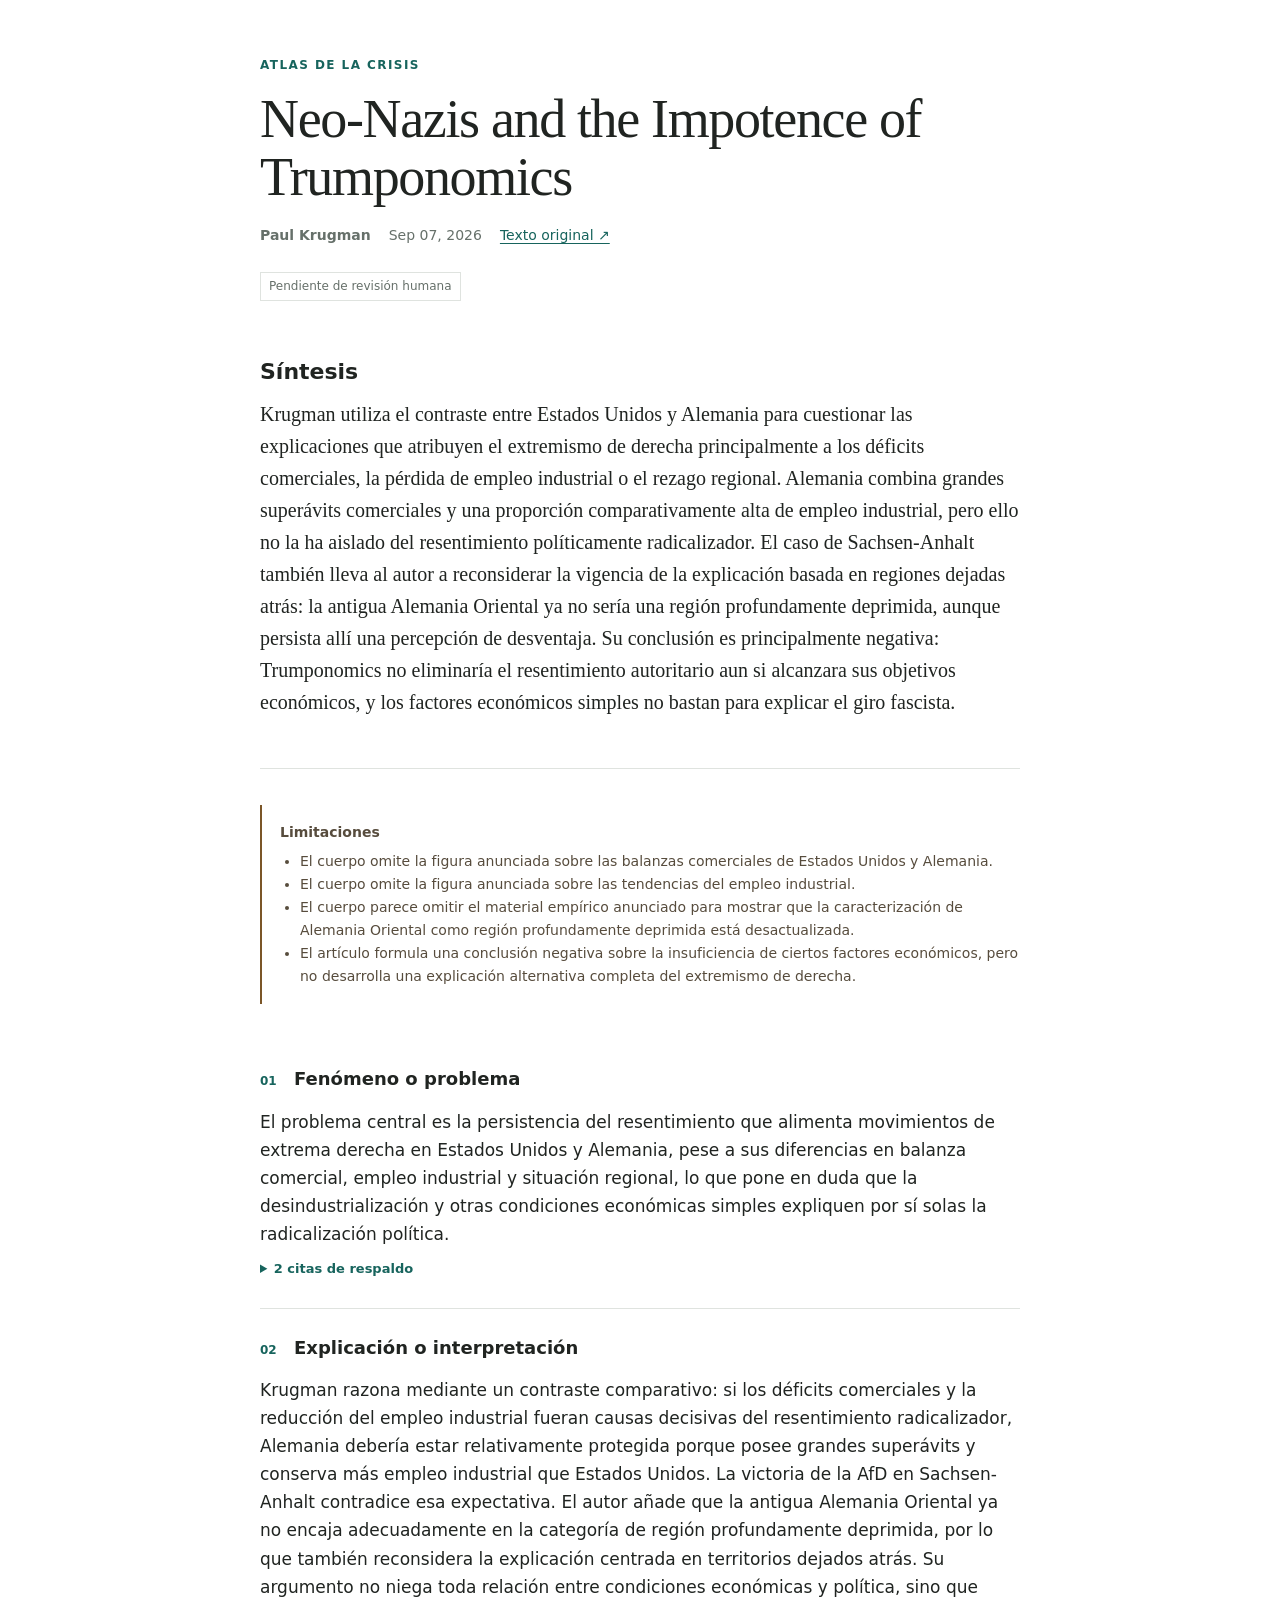
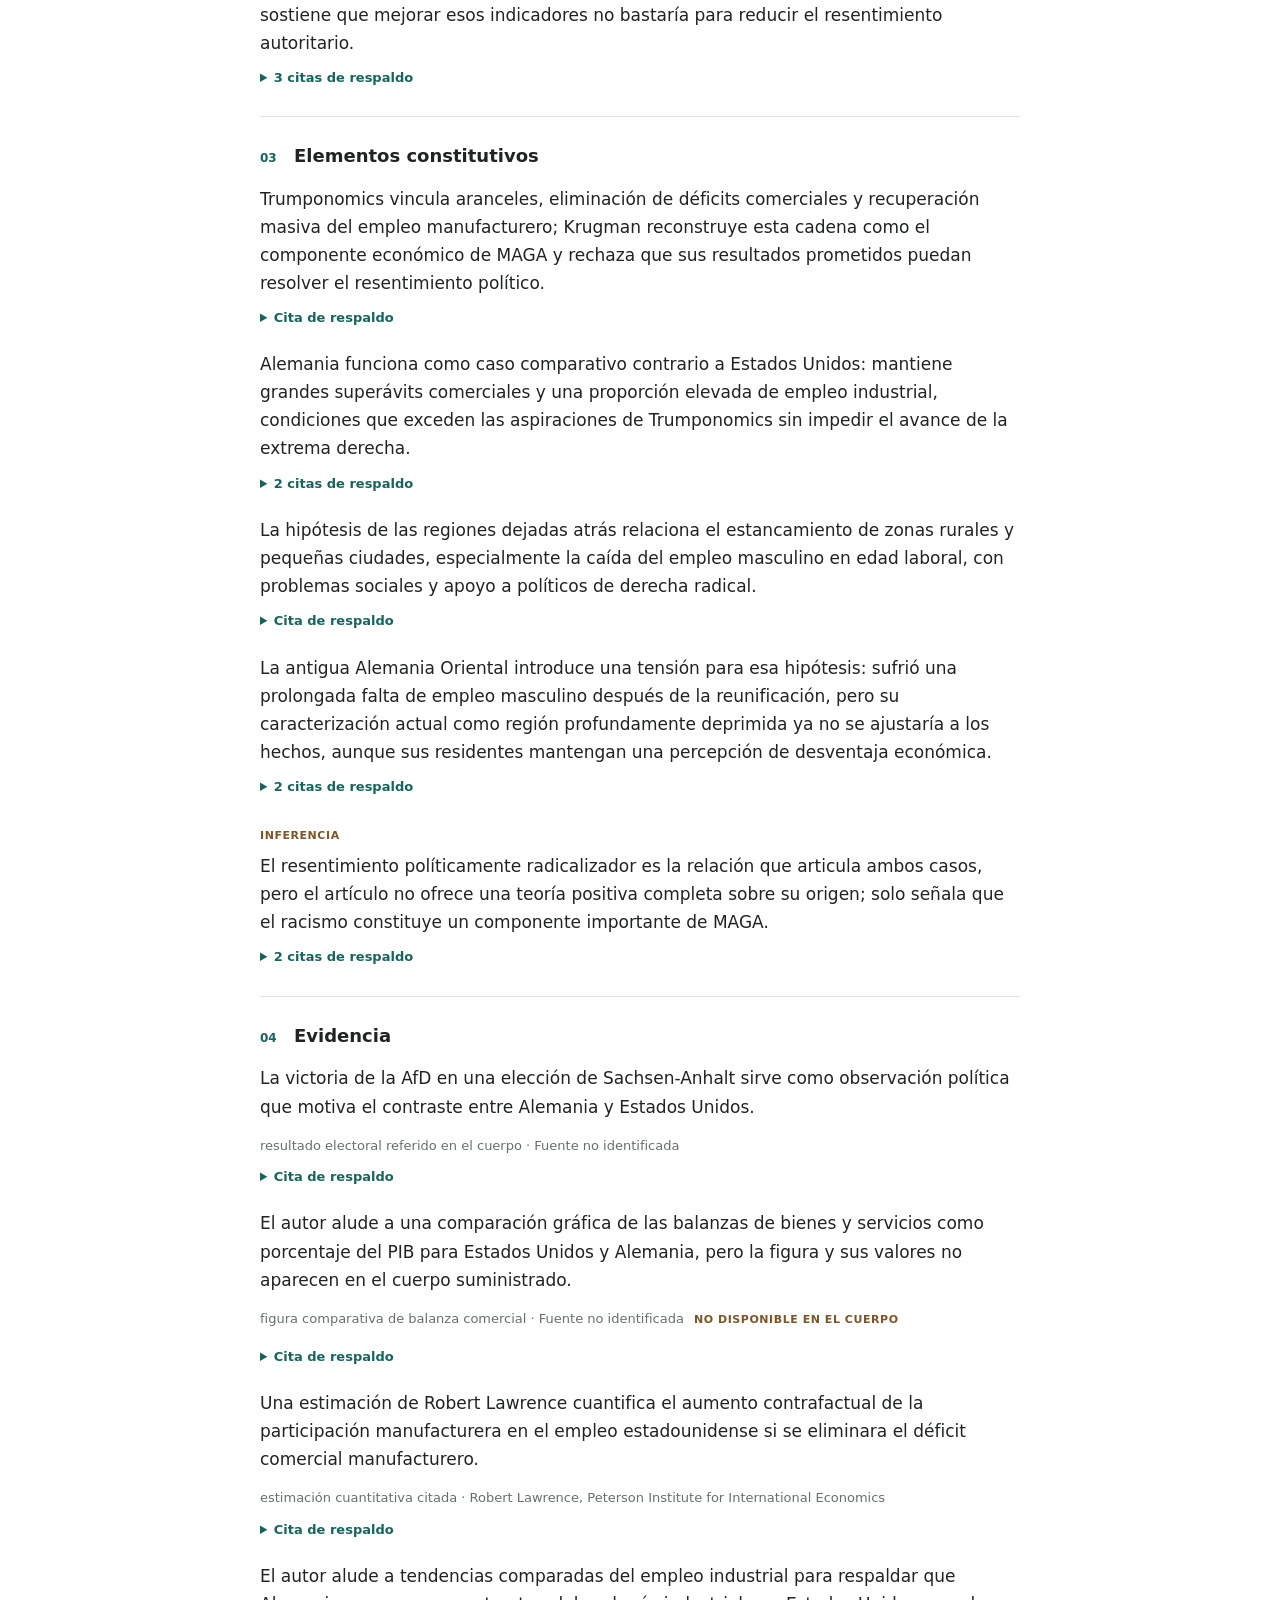
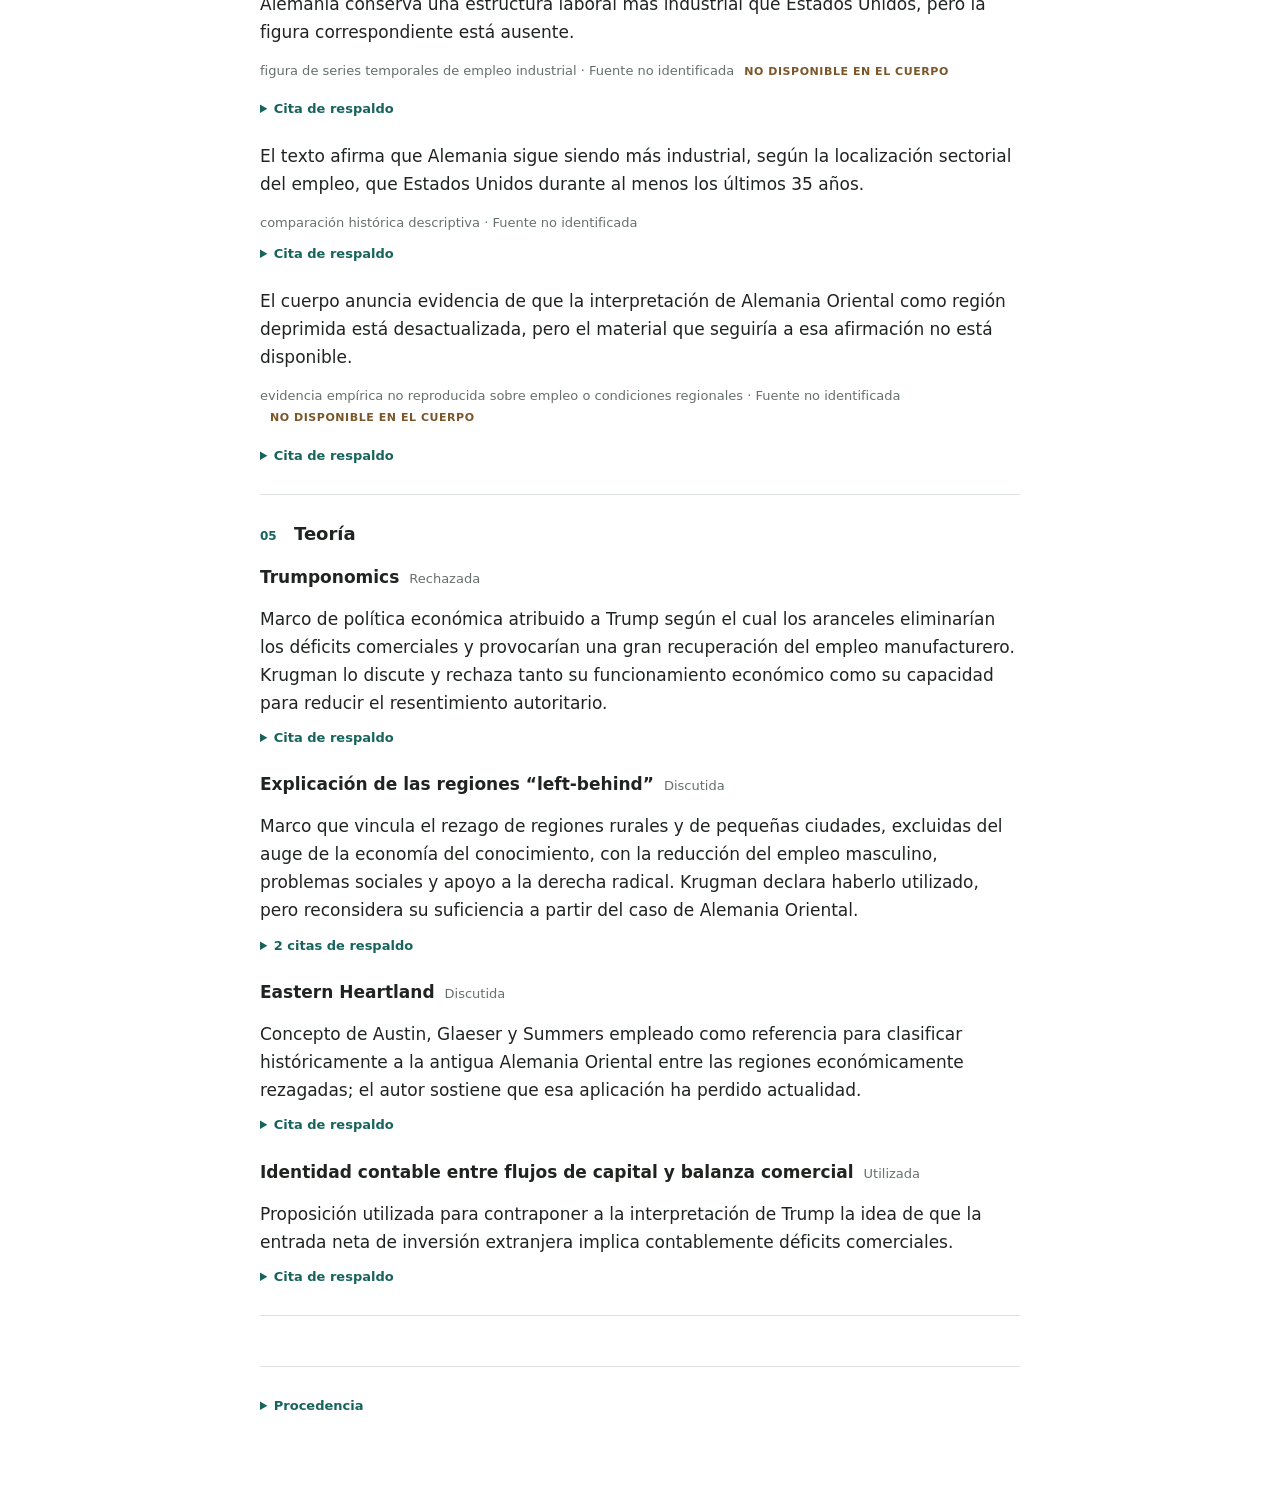
<file: docs/paul_krugman/neo-nazis-and-the-impotence-of-trumponomics-c250e4c121.html>
<!doctype html><html lang="es"><head><meta charset="utf-8"><meta name="viewport" content="width=device-width, initial-scale=1"><title>Neo-Nazis and the Impotence of Trumponomics · Atlas de la Crisis</title><style>:root {
  --ink: #202421;
  --muted: #66706a;
  --line: #dfe3df;
  --accent: #17645d;
  --warm: #7b5628;
}

* { box-sizing: border-box; }
html { scroll-behavior: smooth; }
body {
  margin: 0;
  color: var(--ink);
  background: #fff;
  font: 17px/1.65 system-ui, sans-serif;
}
a { color: var(--accent); text-underline-offset: 3px; }
a:focus-visible, summary:focus-visible {
  outline: 2px solid var(--warm);
  outline-offset: 4px;
}
main {
  width: min(100% - 40px, 760px);
  margin: 0 auto;
  padding: 56px 0 72px;
}
h1, h2, h3 { line-height: 1.2; }
h1 {
  max-width: 720px;
  margin: 14px 0 18px;
  font: 400 clamp(34px, 7vw, 54px)/1.08 Georgia, serif;
  letter-spacing: -.025em;
}
h2 { margin: 0; font-size: 22px; }
h3 { margin: 0 0 18px; font-size: 18px; }
p { margin: 0 0 14px; }
.brand {
  color: var(--accent);
  font-size: 12px;
  font-weight: 700;
  letter-spacing: .12em;
  text-transform: uppercase;
}
.brand a { color: inherit; text-decoration: none; }
.byline {
  display: flex;
  flex-wrap: wrap;
  gap: 6px 18px;
  color: var(--muted);
  font-size: 14px;
}
.byline a:first-child { color: inherit; text-decoration: none; }
.status {
  display: inline-block;
  margin-top: 10px;
  padding: 4px 8px;
  border: 1px solid var(--line);
  color: var(--muted);
  font-size: 12px;
}
.summary {
  margin: 44px 0 36px;
  padding-bottom: 36px;
  border-bottom: 1px solid var(--line);
}
.summary h2 { margin-bottom: 12px; }
.summary p { font: 20px/1.6 Georgia, serif; }
.lede {
  max-width: 680px;
  color: var(--muted);
  font: 20px/1.55 Georgia, serif;
}
.site-count { margin-top: 18px; color: var(--muted); font-size: 13px; }
.listing { margin-top: 48px; }
.listing > h2 { margin-bottom: 12px; }
.author-link, .article-link {
  padding: 24px 0;
  border-bottom: 1px solid var(--line);
}
.author-link h2, .article-link h2 { margin-bottom: 6px; }
.author-link h2 a, .article-link h2 a {
  color: var(--ink);
  text-decoration-color: var(--line);
}
.author-link p, .article-link p { margin-bottom: 6px; }
.author-link .meta, .article-link .meta { margin-left: 0; }
.limitations {
  margin: 0 0 36px;
  padding: 16px 0 16px 18px;
  border-left: 2px solid var(--warm);
  color: #574c3d;
  font-size: 14px;
}
.limitations ul { margin: 6px 0 0; padding-left: 20px; }
.section {
  padding: 28px 0;
  border-bottom: 1px solid var(--line);
}
.section h3 span {
  display: inline-block;
  width: 34px;
  color: var(--accent);
  font: 700 12px system-ui, sans-serif;
}
.item + .item { margin-top: 22px; }
.item p:last-of-type { margin-bottom: 0; }
.item-title { font-weight: 700; }
.meta {
  margin-left: 10px;
  color: var(--muted);
  font-size: 13px;
  font-weight: 400;
}
.item > p.meta { margin-left: 0; }
.inference, .unavailable {
  display: inline-block;
  margin: 0 0 7px 10px;
  color: var(--warm);
  font-size: 11px;
  font-weight: 700;
  letter-spacing: .05em;
  text-transform: uppercase;
}
.item > .inference:first-child { margin-left: 0; }
.empty { color: var(--muted); font-style: italic; }
details { margin-top: 10px; }
summary {
  color: var(--accent);
  cursor: pointer;
  font-size: 13px;
  font-weight: 650;
}
blockquote {
  margin: 14px 0 6px;
  padding-left: 16px;
  border-left: 2px solid var(--line);
  color: #4c554f;
  font: 16px/1.6 Georgia, serif;
  overflow-wrap: anywhere;
}
footer {
  margin-top: 50px;
  padding-top: 18px;
  border-top: 1px solid var(--line);
  color: var(--muted);
  font-size: 12px;
  overflow-wrap: anywhere;
}
.provenance dl {
  display: grid;
  grid-template-columns: 84px minmax(0, 1fr);
  gap: 5px 12px;
}
.provenance dt { font-weight: 700; }
.provenance dd { margin: 0; }
.provenance code { font-size: 11px; }

@media (max-width: 560px) {
  main { width: min(100% - 32px, 760px); padding-top: 34px; }
  .byline { display: grid; gap: 2px; }
  .summary { margin-top: 34px; }
  .provenance dl { grid-template-columns: 1fr; gap: 2px; }
  .provenance dd { margin-bottom: 8px; }
}

@media print {
  body { font-size: 11pt; }
  main { width: 100%; padding: 0; }
  h1 { font-size: 28pt; }
  .summary p { font-size: 13pt; }
  .status { border-color: #999; }
  .section { break-inside: avoid; }
  details > * { display: block; }
  footer { font-size: 9pt; }
}
</style></head><body><main><header class="page-header"><p class="brand"><a href="../index.html">Atlas de la Crisis</a></p><h1>Neo-Nazis and the Impotence of Trumponomics</h1><p class="byline"><a href="index.html"><strong>Paul Krugman</strong></a><span>Sep 07, 2026</span><a href="https://paulkrugman.substack.com/p/neo-nazis-and-the-impotence-of-trumponomics">Texto original ↗</a></p><p class="status">Pendiente de revisión humana</p></header><section class="summary"><h2>Síntesis</h2><p>Krugman utiliza el contraste entre Estados Unidos y Alemania para cuestionar las explicaciones que atribuyen el extremismo de derecha principalmente a los déficits comerciales, la pérdida de empleo industrial o el rezago regional. Alemania combina grandes superávits comerciales y una proporción comparativamente alta de empleo industrial, pero ello no la ha aislado del resentimiento políticamente radicalizador. El caso de Sachsen-Anhalt también lleva al autor a reconsiderar la vigencia de la explicación basada en regiones dejadas atrás: la antigua Alemania Oriental ya no sería una región profundamente deprimida, aunque persista allí una percepción de desventaja. Su conclusión es principalmente negativa: Trumponomics no eliminaría el resentimiento autoritario aun si alcanzara sus objetivos económicos, y los factores económicos simples no bastan para explicar el giro fascista.</p></section><aside class="limitations"><strong>Limitaciones</strong><ul><li>El cuerpo omite la figura anunciada sobre las balanzas comerciales de Estados Unidos y Alemania.</li>
<li>El cuerpo omite la figura anunciada sobre las tendencias del empleo industrial.</li>
<li>El cuerpo parece omitir el material empírico anunciado para mostrar que la caracterización de Alemania Oriental como región profundamente deprimida está desactualizada.</li>
<li>El artículo formula una conclusión negativa sobre la insuficiencia de ciertos factores económicos, pero no desarrolla una explicación alternativa completa del extremismo de derecha.</li></ul></aside><article class="problem"><section class="section"><h3><span>01</span>Fenómeno o problema</h3><div class="item"><p>El problema central es la persistencia del resentimiento que alimenta movimientos de extrema derecha en Estados Unidos y Alemania, pese a sus diferencias en balanza comercial, empleo industrial y situación regional, lo que pone en duda que la desindustrialización y otras condiciones económicas simples expliquen por sí solas la radicalización política.</p><details class="quotes"><summary>2 citas de respaldo</summary><blockquote>And none of this appears to make a bit of difference to the resentment that underlies right-wing extremism on both sides of the Atlantic.</blockquote>
<blockquote>Crude economic factors don’t explain the fascist shift in Germany. And Trumponomics, even if it worked (which it doesn’t) wouldn’t end the resentment feeding our own authoritarian movement.</blockquote></details></div></section><section class="section"><h3><span>02</span>Explicación o interpretación</h3><div class="item"><p>Krugman razona mediante un contraste comparativo: si los déficits comerciales y la reducción del empleo industrial fueran causas decisivas del resentimiento radicalizador, Alemania debería estar relativamente protegida porque posee grandes superávits y conserva más empleo industrial que Estados Unidos. La victoria de la AfD en Sachsen-Anhalt contradice esa expectativa. El autor añade que la antigua Alemania Oriental ya no encaja adecuadamente en la categoría de región profundamente deprimida, por lo que también reconsidera la explicación centrada en territorios dejados atrás. Su argumento no niega toda relación entre condiciones económicas y política, sino que sostiene que mejorar esos indicadores no bastaría para reducir el resentimiento autoritario.</p><details class="quotes"><summary>3 citas de respaldo</summary><blockquote>Has this insulated Germany from the bitterness and political extremism that many U.S. observers attribute to deindustrialization? Apparently not.</blockquote>
<blockquote>And what the results in Sachsen-Anhalt show is that even if such a plan were to deliver the promised results (which it wouldn’t), it would do little if anything to reduce politically radicalizing resentment.</blockquote>
<blockquote>But in any case the tale of East Germany as a deeply depressed region no longer fits the facts.</blockquote></details></div></section><section class="section"><h3><span>03</span>Elementos constitutivos</h3><div class="item"><p>Trumponomics vincula aranceles, eliminación de déficits comerciales y recuperación masiva del empleo manufacturero; Krugman reconstruye esta cadena como el componente económico de MAGA y rechaza que sus resultados prometidos puedan resolver el resentimiento político.</p><details class="quotes"><summary>Cita de respaldo</summary><blockquote>He would do this by imposing tariffs to eliminate trade deficits, which, in his garbled version of economics, would end huge U.S. “giveaways” to surplus nations. And this would, in turn, lead to a huge revival of U.S. manufacturing employment.</blockquote></details></div>
<div class="item"><p>Alemania funciona como caso comparativo contrario a Estados Unidos: mantiene grandes superávits comerciales y una proporción elevada de empleo industrial, condiciones que exceden las aspiraciones de Trumponomics sin impedir el avance de la extrema derecha.</p><details class="quotes"><summary>2 citas de respaldo</summary><blockquote>Because in terms of both trade balances and manufacturing Germany is, in effect, the anti-America. Where we do indeed run large trade deficits, Germany runs huge surpluses.</blockquote>
<blockquote>Indeed, relative to the size of its economy, Germany runs trade surpluses and retains large-scale manufacturing employment to an extent that lies far beyond the wildest dreams of Trumponomics.</blockquote></details></div>
<div class="item"><p>La hipótesis de las regiones dejadas atrás relaciona el estancamiento de zonas rurales y pequeñas ciudades, especialmente la caída del empleo masculino en edad laboral, con problemas sociales y apoyo a políticos de derecha radical.</p><details class="quotes"><summary>Cita de respaldo</summary><blockquote>These economically stranded regions have been plagued in particular by declining employment among men of prime working age, a decline that in turn is associated both with social problems and with strong support for Trump and hard-right politicians in general.</blockquote></details></div>
<div class="item"><p>La antigua Alemania Oriental introduce una tensión para esa hipótesis: sufrió una prolongada falta de empleo masculino después de la reunificación, pero su caracterización actual como región profundamente deprimida ya no se ajustaría a los hechos, aunque sus residentes mantengan una percepción de desventaja económica.</p><details class="quotes"><summary>2 citas de respaldo</summary><blockquote>Indeed, East Germany, which had near-full-employment among working-age men, went through an extended period of men-not-working after German reunification.</blockquote>
<blockquote>Residents of the former DDR still consider themselves economically disadvantaged, and their incomes are somewhat lower than the national average — although not, as far as I can tell, as low in relative terms as poorer U.S. states.</blockquote></details></div>
<div class="item"><span class="inference">Inferencia</span><p>El resentimiento políticamente radicalizador es la relación que articula ambos casos, pero el artículo no ofrece una teoría positiva completa sobre su origen; solo señala que el racismo constituye un componente importante de MAGA.</p><details class="quotes"><summary>2 citas de respaldo</summary><blockquote>Make America Great Again meant different things to different people — racism, of course, being a key component.</blockquote>
<blockquote>Mostly it’s negative: Crude economic factors don’t explain the fascist shift in Germany.</blockquote></details></div></section><section class="section"><h3><span>04</span>Evidencia</h3><div class="item"><p>La victoria de la AfD en una elección de Sachsen-Anhalt sirve como observación política que motiva el contraste entre Alemania y Estados Unidos.</p><p class="meta">resultado electoral referido en el cuerpo · Fuente no identificada</p><details class="quotes"><summary>Cita de respaldo</summary><blockquote>Neo-Nazis — no point in euphemisms — just won big in the rough equivalent of a state-level election in Germany.</blockquote></details></div>
<div class="item"><p>El autor alude a una comparación gráfica de las balanzas de bienes y servicios como porcentaje del PIB para Estados Unidos y Alemania, pero la figura y sus valores no aparecen en el cuerpo suministrado.</p><p class="meta">figura comparativa de balanza comercial · Fuente no identificada<span class="unavailable">No disponible en el cuerpo</span></p><details class="quotes"><summary>Cita de respaldo</summary><blockquote>Here are balances in trade in goods and services for the two nations, expressed as a percent of GDP:</blockquote></details></div>
<div class="item"><p>Una estimación de Robert Lawrence cuantifica el aumento contrafactual de la participación manufacturera en el empleo estadounidense si se eliminara el déficit comercial manufacturero.</p><p class="meta">estimación cuantitativa citada · Robert Lawrence, Peterson Institute for International Economics</p><details class="quotes"><summary>Cita de respaldo</summary><blockquote>Robert Lawrence of the Peterson Institute for International Economics estimates that eliminating the deficit would raise the manufacturing share of employment from 7.9 to 9.7 percent, similar to my own back-of-the-envelope calculations.</blockquote></details></div>
<div class="item"><p>El autor alude a tendencias comparadas del empleo industrial para respaldar que Alemania conserva una estructura laboral más industrial que Estados Unidos, pero la figura correspondiente está ausente.</p><p class="meta">figura de series temporales de empleo industrial · Fuente no identificada<span class="unavailable">No disponible en el cuerpo</span></p><details class="quotes"><summary>Cita de respaldo</summary><blockquote>Here are trends in industrial employment — a bigger category than manufacturing alone, but the trends are similar:</blockquote></details></div>
<div class="item"><p>El texto afirma que Alemania sigue siendo más industrial, según la localización sectorial del empleo, que Estados Unidos durante al menos los últimos 35 años.</p><p class="meta">comparación histórica descriptiva · Fuente no identificada</p><details class="quotes"><summary>Cita de respaldo</summary><blockquote>Even Germany has gradually become “deindustrialized,” but even now it is more of an industrial nation, as measured by where the jobs are, than the United States has been for at least 35 years.</blockquote></details></div>
<div class="item"><p>El cuerpo anuncia evidencia de que la interpretación de Alemania Oriental como región deprimida está desactualizada, pero el material que seguiría a esa afirmación no está disponible.</p><p class="meta">evidencia empírica no reproducida sobre empleo o condiciones regionales · Fuente no identificada<span class="unavailable">No disponible en el cuerpo</span></p><details class="quotes"><summary>Cita de respaldo</summary><blockquote>But that story is now long out of date:</blockquote></details></div></section><section class="section"><h3><span>05</span>Teoría</h3><div class="item"><p class="item-title">Trumponomics<span class="meta">Rechazada</span></p><p>Marco de política económica atribuido a Trump según el cual los aranceles eliminarían los déficits comerciales y provocarían una gran recuperación del empleo manufacturero. Krugman lo discute y rechaza tanto su funcionamiento económico como su capacidad para reducir el resentimiento autoritario.</p><details class="quotes"><summary>Cita de respaldo</summary><blockquote>The economic component of MAGA might be described as a plan, or maybe a concept of a plan, to make the U.S. economy more like what it was in the 1950s, when we didn’t run trade deficits and had a lot more men working in industry.</blockquote></details></div>
<div class="item"><p class="item-title">Explicación de las regiones “left-behind”<span class="meta">Discutida</span></p><p>Marco que vincula el rezago de regiones rurales y de pequeñas ciudades, excluidas del auge de la economía del conocimiento, con la reducción del empleo masculino, problemas sociales y apoyo a la derecha radical. Krugman declara haberlo utilizado, pero reconsidera su suficiencia a partir del caso de Alemania Oriental.</p><details class="quotes"><summary>2 citas de respaldo</summary><blockquote>Many U.S. observers, me included, have laid considerable stress on the problem of “left-behind” regions — rural and small-town areas bypassed by the rise of a knowledge economy, which tended to favor large, highly-educated metropolitan areas.</blockquote>
<blockquote>I should mention one more lesson from the AfD’s victory, one that has me reconsidering some of my own beliefs.</blockquote></details></div>
<div class="item"><p class="item-title">Eastern Heartland<span class="meta">Discutida</span></p><p>Concepto de Austin, Glaeser y Summers empleado como referencia para clasificar históricamente a la antigua Alemania Oriental entre las regiones económicamente rezagadas; el autor sostiene que esa aplicación ha perdido actualidad.</p><details class="quotes"><summary>Cita de respaldo</summary><blockquote>For many years it has been common to think of the former East Germany, which includes Sachsen-Anhalt, as one of the many European analogues to what Austin, Glaeser and Summers called the Eastern Heartland.</blockquote></details></div>
<div class="item"><p class="item-title">Identidad contable entre flujos de capital y balanza comercial<span class="meta">Utilizada</span></p><p>Proposición utilizada para contraponer a la interpretación de Trump la idea de que la entrada neta de inversión extranjera implica contablemente déficits comerciales.</p><details class="quotes"><summary>Cita de respaldo</summary><blockquote>In his mind this means that we are being ripped off (as opposed to attracting large inflows of foreign investment, which as a matter of sheer accounting necessarily implies that we run trade deficits.)</blockquote></details></div></section></article><footer><details class="provenance"><summary>Procedencia</summary><p>Extracción automática. Las citas se comprobaron contra el documento local; la interpretación y la evidencia requieren revisión humana.</p><dl><dt>Documento</dt><dd>corpus/posts/paul_krugman/neo-nazis-and-the-impotence-of-trumponomics-c250e4c121.md</dd><dt>Recuperado</dt><dd>2026-09-07 20:56:18 UTC</dd><dt>SHA-256</dt><dd><code>cc27212f3c6b1256bf82db8a477871b2aa0cfec4a9bd2752be8beb3ffc2f839c</code></dd><dt>Contrato</dt><dd>v2</dd></dl></details></footer></main></body></html>
</file>
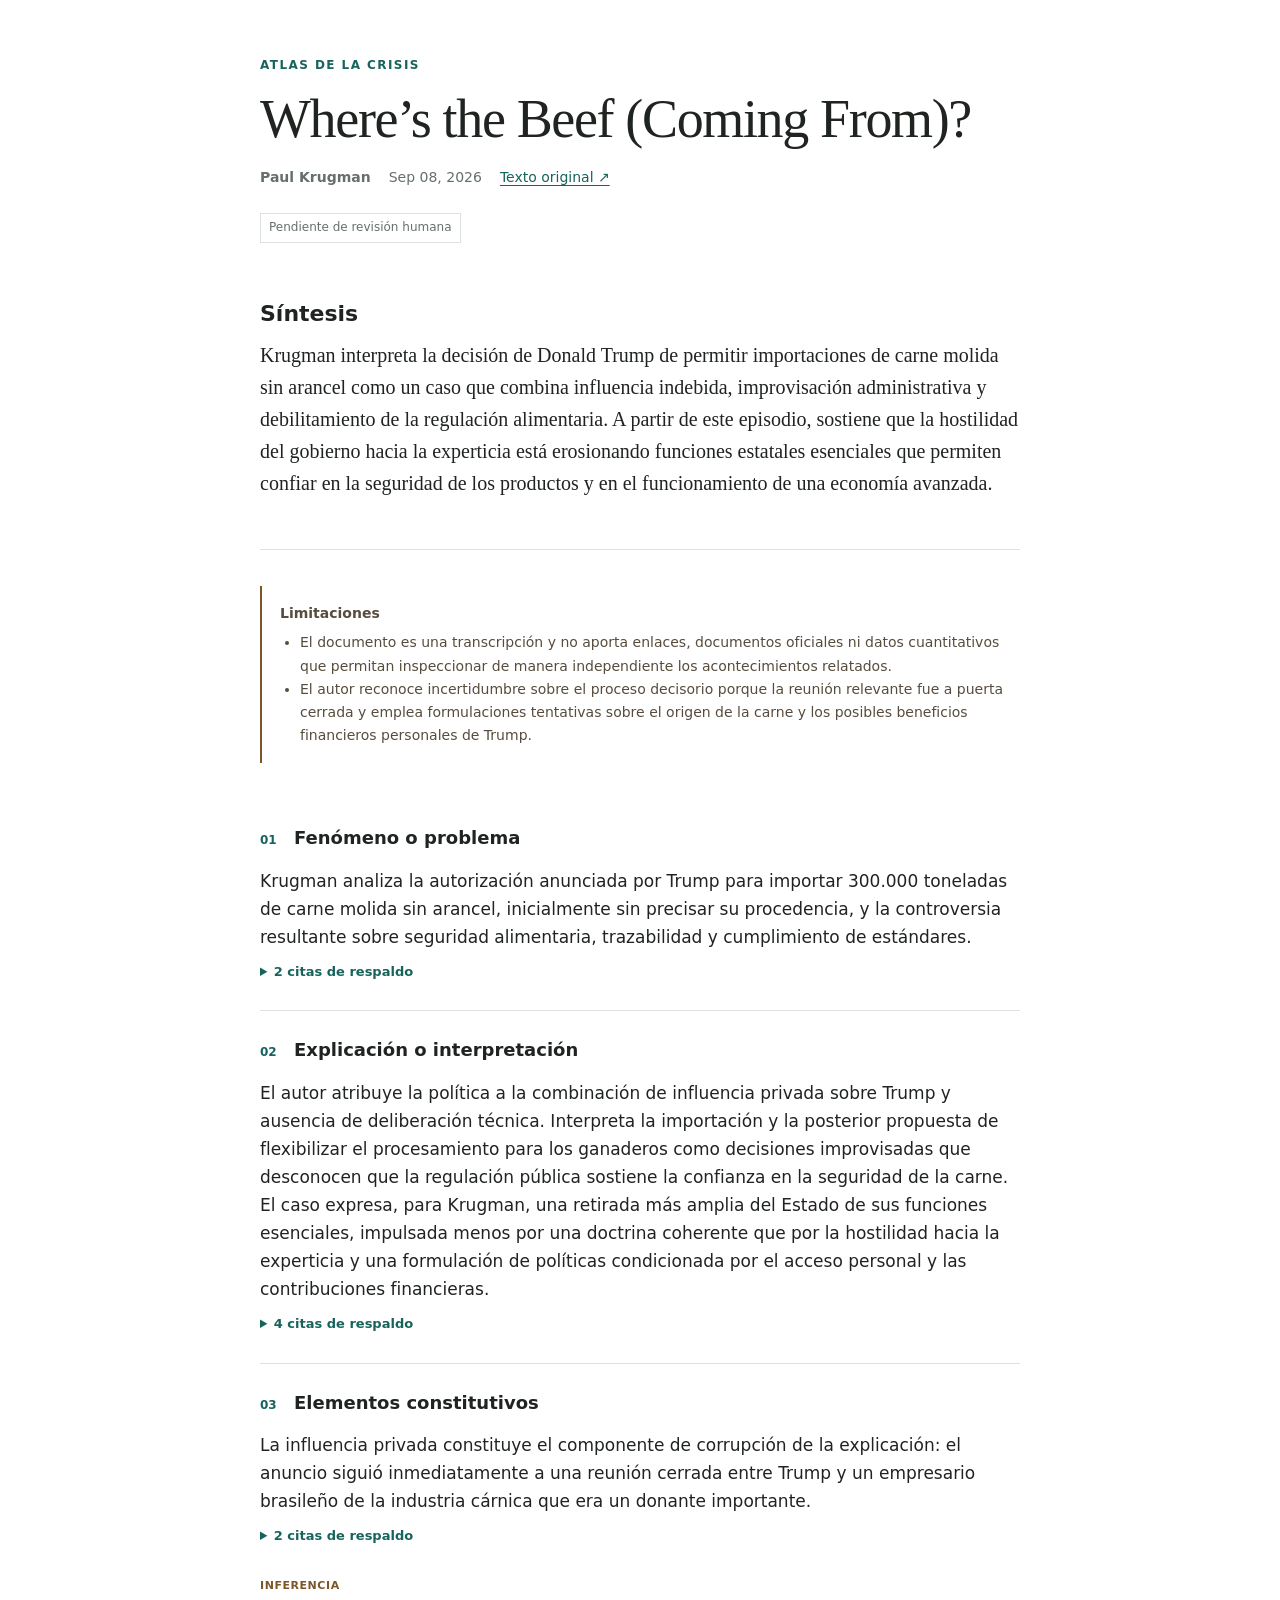
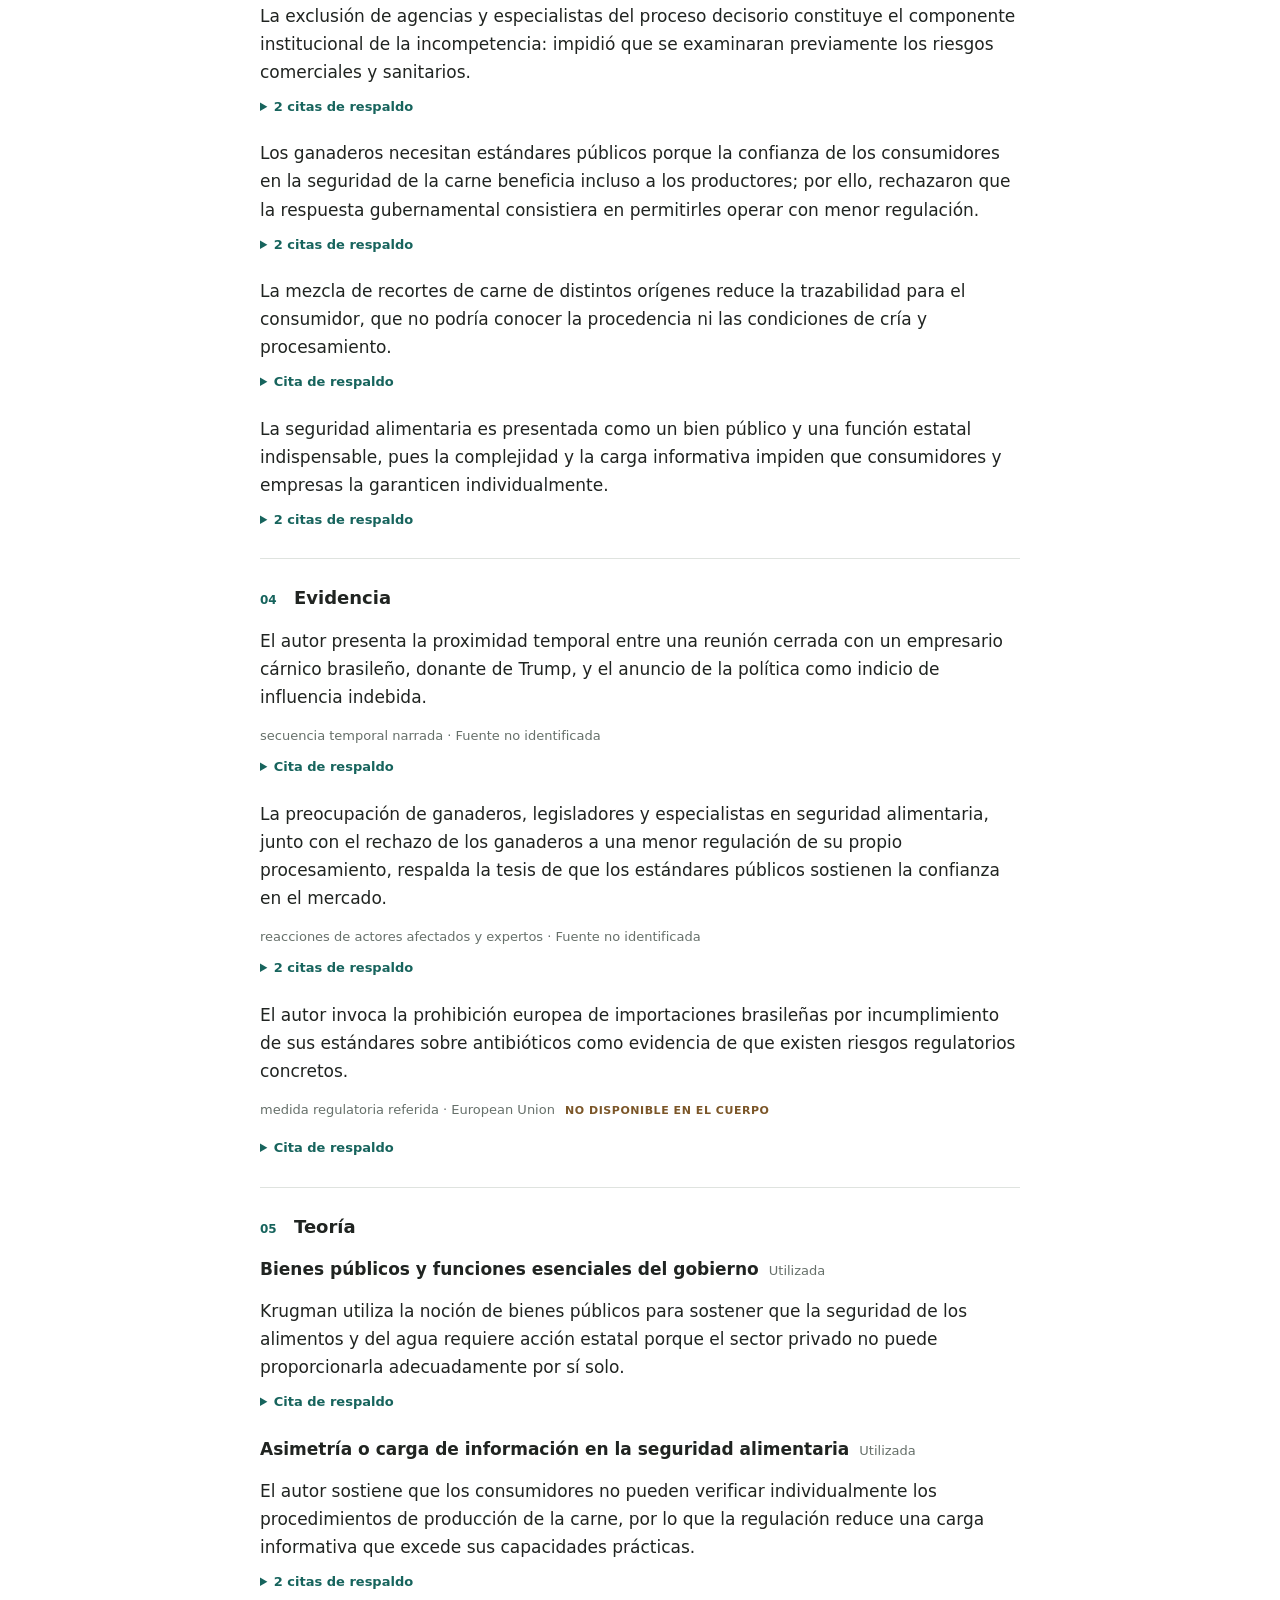
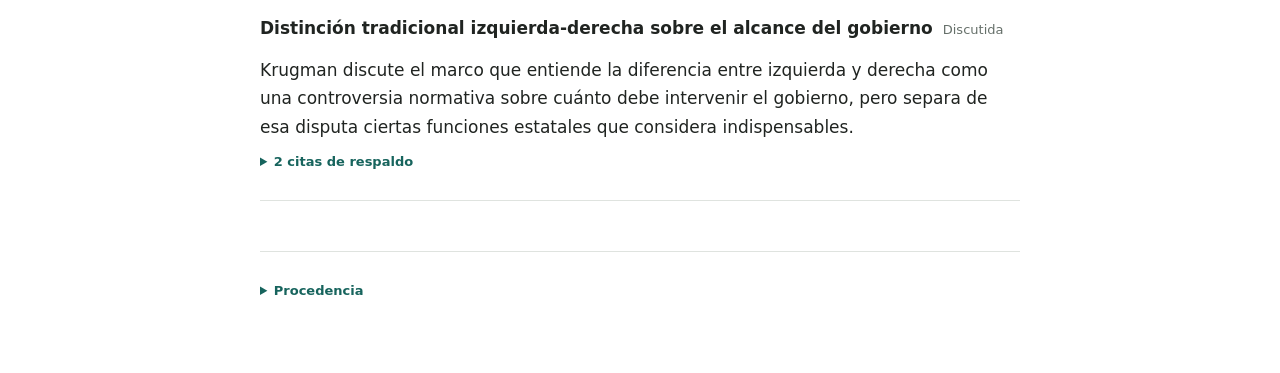
<file: docs/paul_krugman/where-s-the-beef-coming-from-4a03865ed7.html>
<!doctype html><html lang="es"><head><meta charset="utf-8"><meta name="viewport" content="width=device-width, initial-scale=1"><title>Where’s the Beef (Coming From)? · Atlas de la Crisis</title><style>:root {
  --ink: #202421;
  --muted: #66706a;
  --line: #dfe3df;
  --accent: #17645d;
  --warm: #7b5628;
}

* { box-sizing: border-box; }
html { scroll-behavior: smooth; }
body {
  margin: 0;
  color: var(--ink);
  background: #fff;
  font: 17px/1.65 system-ui, sans-serif;
}
a { color: var(--accent); text-underline-offset: 3px; }
a:focus-visible, summary:focus-visible {
  outline: 2px solid var(--warm);
  outline-offset: 4px;
}
main {
  width: min(100% - 40px, 760px);
  margin: 0 auto;
  padding: 56px 0 72px;
}
h1, h2, h3 { line-height: 1.2; }
h1 {
  max-width: 720px;
  margin: 14px 0 18px;
  font: 400 clamp(34px, 7vw, 54px)/1.08 Georgia, serif;
  letter-spacing: -.025em;
}
h2 { margin: 0; font-size: 22px; }
h3 { margin: 0 0 18px; font-size: 18px; }
p { margin: 0 0 14px; }
.brand {
  color: var(--accent);
  font-size: 12px;
  font-weight: 700;
  letter-spacing: .12em;
  text-transform: uppercase;
}
.brand a { color: inherit; text-decoration: none; }
.byline {
  display: flex;
  flex-wrap: wrap;
  gap: 6px 18px;
  color: var(--muted);
  font-size: 14px;
}
.byline a:first-child { color: inherit; text-decoration: none; }
.status {
  display: inline-block;
  margin-top: 10px;
  padding: 4px 8px;
  border: 1px solid var(--line);
  color: var(--muted);
  font-size: 12px;
}
.summary {
  margin: 44px 0 36px;
  padding-bottom: 36px;
  border-bottom: 1px solid var(--line);
}
.summary h2 { margin-bottom: 12px; }
.summary p { font: 20px/1.6 Georgia, serif; }
.lede {
  max-width: 680px;
  color: var(--muted);
  font: 20px/1.55 Georgia, serif;
}
.site-count { margin-top: 18px; color: var(--muted); font-size: 13px; }
.listing { margin-top: 48px; }
.listing > h2 { margin-bottom: 12px; }
.author-link, .article-link {
  padding: 24px 0;
  border-bottom: 1px solid var(--line);
}
.author-link h2, .article-link h2 { margin-bottom: 6px; }
.author-link h2 a, .article-link h2 a {
  color: var(--ink);
  text-decoration-color: var(--line);
}
.author-link p, .article-link p { margin-bottom: 6px; }
.author-link .meta, .article-link .meta { margin-left: 0; }
.limitations {
  margin: 0 0 36px;
  padding: 16px 0 16px 18px;
  border-left: 2px solid var(--warm);
  color: #574c3d;
  font-size: 14px;
}
.limitations ul { margin: 6px 0 0; padding-left: 20px; }
.section {
  padding: 28px 0;
  border-bottom: 1px solid var(--line);
}
.section h3 span {
  display: inline-block;
  width: 34px;
  color: var(--accent);
  font: 700 12px system-ui, sans-serif;
}
.item + .item { margin-top: 22px; }
.item p:last-of-type { margin-bottom: 0; }
.item-title { font-weight: 700; }
.meta {
  margin-left: 10px;
  color: var(--muted);
  font-size: 13px;
  font-weight: 400;
}
.item > p.meta { margin-left: 0; }
.inference, .unavailable {
  display: inline-block;
  margin: 0 0 7px 10px;
  color: var(--warm);
  font-size: 11px;
  font-weight: 700;
  letter-spacing: .05em;
  text-transform: uppercase;
}
.item > .inference:first-child { margin-left: 0; }
.empty { color: var(--muted); font-style: italic; }
details { margin-top: 10px; }
summary {
  color: var(--accent);
  cursor: pointer;
  font-size: 13px;
  font-weight: 650;
}
blockquote {
  margin: 14px 0 6px;
  padding-left: 16px;
  border-left: 2px solid var(--line);
  color: #4c554f;
  font: 16px/1.6 Georgia, serif;
  overflow-wrap: anywhere;
}
footer {
  margin-top: 50px;
  padding-top: 18px;
  border-top: 1px solid var(--line);
  color: var(--muted);
  font-size: 12px;
  overflow-wrap: anywhere;
}
.provenance dl {
  display: grid;
  grid-template-columns: 84px minmax(0, 1fr);
  gap: 5px 12px;
}
.provenance dt { font-weight: 700; }
.provenance dd { margin: 0; }
.provenance code { font-size: 11px; }

@media (max-width: 560px) {
  main { width: min(100% - 32px, 760px); padding-top: 34px; }
  .byline { display: grid; gap: 2px; }
  .summary { margin-top: 34px; }
  .provenance dl { grid-template-columns: 1fr; gap: 2px; }
  .provenance dd { margin-bottom: 8px; }
}

@media print {
  body { font-size: 11pt; }
  main { width: 100%; padding: 0; }
  h1 { font-size: 28pt; }
  .summary p { font-size: 13pt; }
  .status { border-color: #999; }
  .section { break-inside: avoid; }
  details > * { display: block; }
  footer { font-size: 9pt; }
}
</style></head><body><main><header class="page-header"><p class="brand"><a href="../index.html">Atlas de la Crisis</a></p><h1>Where’s the Beef (Coming From)?</h1><p class="byline"><a href="index.html"><strong>Paul Krugman</strong></a><span>Sep 08, 2026</span><a href="https://paulkrugman.substack.com/p/wheres-the-beef-coming-from">Texto original ↗</a></p><p class="status">Pendiente de revisión humana</p></header><section class="summary"><h2>Síntesis</h2><p>Krugman interpreta la decisión de Donald Trump de permitir importaciones de carne molida sin arancel como un caso que combina influencia indebida, improvisación administrativa y debilitamiento de la regulación alimentaria. A partir de este episodio, sostiene que la hostilidad del gobierno hacia la experticia está erosionando funciones estatales esenciales que permiten confiar en la seguridad de los productos y en el funcionamiento de una economía avanzada.</p></section><aside class="limitations"><strong>Limitaciones</strong><ul><li>El documento es una transcripción y no aporta enlaces, documentos oficiales ni datos cuantitativos que permitan inspeccionar de manera independiente los acontecimientos relatados.</li>
<li>El autor reconoce incertidumbre sobre el proceso decisorio porque la reunión relevante fue a puerta cerrada y emplea formulaciones tentativas sobre el origen de la carne y los posibles beneficios financieros personales de Trump.</li></ul></aside><article class="problem"><section class="section"><h3><span>01</span>Fenómeno o problema</h3><div class="item"><p>Krugman analiza la autorización anunciada por Trump para importar 300.000 toneladas de carne molida sin arancel, inicialmente sin precisar su procedencia, y la controversia resultante sobre seguridad alimentaria, trazabilidad y cumplimiento de estándares.</p><details class="quotes"><summary>2 citas de respaldo</summary><blockquote>So you may have seen that last month Trump announced, given that we have high beef prices, that he was going to allow the tariff-free import of 300,000 tons of ground beef.</blockquote>
<blockquote>There has been a substantial uproar over these imports of ground beef because of concerns about safety.</blockquote></details></div></section><section class="section"><h3><span>02</span>Explicación o interpretación</h3><div class="item"><p>El autor atribuye la política a la combinación de influencia privada sobre Trump y ausencia de deliberación técnica. Interpreta la importación y la posterior propuesta de flexibilizar el procesamiento para los ganaderos como decisiones improvisadas que desconocen que la regulación pública sostiene la confianza en la seguridad de la carne. El caso expresa, para Krugman, una retirada más amplia del Estado de sus funciones esenciales, impulsada menos por una doctrina coherente que por la hostilidad hacia la experticia y una formulación de políticas condicionada por el acceso personal y las contribuciones financieras.</p><details class="quotes"><summary>4 citas de respaldo</summary><blockquote>It’s got this sort of characteristic combination of raw corruption and raw incompetence.</blockquote>
<blockquote>In a normal administration, any kind of decision like this involves a process in which multiple agencies get a chance to weigh in and in which somebody who knows something gets to say, look, there are real problems with this idea. But obviously that didn’t happen here.</blockquote>
<blockquote>Like I said, it’s all the same story here: This retreat from even the most essential roles of government.</blockquote>
<blockquote>They’re not doing this, I think, out of a philosophical concern. I don’t think they have a theory that says that we really don’t need these things. They just don’t think about it at all. They don’t do expertise. They don’t do thinking, really. And a lot of policy is just based upon who last spoke to Donald Trump and who has given him money.</blockquote></details></div></section><section class="section"><h3><span>03</span>Elementos constitutivos</h3><div class="item"><p>La influencia privada constituye el componente de corrupción de la explicación: el anuncio siguió inmediatamente a una reunión cerrada entre Trump y un empresario brasileño de la industria cárnica que era un donante importante.</p><details class="quotes"><summary>2 citas de respaldo</summary><blockquote>It turns out that the initial plan to allow the beef imports was announced the day after a closed door meeting between Trump and a Brazilian meat packing billionaire who is a major donor to Trump.</blockquote>
<blockquote>So this certainly looks like undue influence. We don’t know exactly how it happened because it was a closed-door meeting.</blockquote></details></div>
<div class="item"><span class="inference">Inferencia</span><p>La exclusión de agencias y especialistas del proceso decisorio constituye el componente institucional de la incompetencia: impidió que se examinaran previamente los riesgos comerciales y sanitarios.</p><details class="quotes"><summary>2 citas de respaldo</summary><blockquote>Shouldn’t there have been somebody from the Agriculture Department, somebody from the U.S. Trade Representative’s Office, but certainly someone from food safety to pass judgment or give some warning?</blockquote>
<blockquote>This is an administration that does not like experts. Does not listen to expertise.</blockquote></details></div>
<div class="item"><p>Los ganaderos necesitan estándares públicos porque la confianza de los consumidores en la seguridad de la carne beneficia incluso a los productores; por ello, rechazaron que la respuesta gubernamental consistiera en permitirles operar con menor regulación.</p><details class="quotes"><summary>2 citas de respaldo</summary><blockquote>But it turned out that the ranchers hate that too, because what they want is for people to believe that beef is safe. They want to be assured that there are quality standards being upheld.</blockquote>
<blockquote>But it turns out that the ranchers want regulation. They want customers to know that the beef that they buy is safe.</blockquote></details></div>
<div class="item"><p>La mezcla de recortes de carne de distintos orígenes reduce la trazabilidad para el consumidor, que no podría conocer la procedencia ni las condiciones de cría y procesamiento.</p><details class="quotes"><summary>Cita de respaldo</summary><blockquote>This would be trimmings of beef that get ground up and mixed in with other beef. And basically, if you get a package of hamburger in the United States under this rule, you will have basically no idea where it came from. You’ll have no idea under what conditions the cattle were raised or how the meat was processed.</blockquote></details></div>
<div class="item"><p>La seguridad alimentaria es presentada como un bien público y una función estatal indispensable, pues la complejidad y la carga informativa impiden que consumidores y empresas la garanticen individualmente.</p><details class="quotes"><summary>2 citas de respaldo</summary><blockquote>The government needs to provide public goods. The government needs to provide things that the private sector cannot do for itself, which is obviously things like national defense, things like public safety, and it turns out also things like ensuring the safety of the food supply, just like ensuring the safety of the water supply.</blockquote>
<blockquote>And the informational burden of trying to figure out whether the people responsible for your package of hamburger are actually following safe procedures, that’s beyond everybody.</blockquote></details></div></section><section class="section"><h3><span>04</span>Evidencia</h3><div class="item"><p>El autor presenta la proximidad temporal entre una reunión cerrada con un empresario cárnico brasileño, donante de Trump, y el anuncio de la política como indicio de influencia indebida.</p><p class="meta">secuencia temporal narrada · Fuente no identificada</p><details class="quotes"><summary>Cita de respaldo</summary><blockquote>It turns out that the initial plan to allow the beef imports was announced the day after a closed door meeting between Trump and a Brazilian meat packing billionaire who is a major donor to Trump.</blockquote></details></div>
<div class="item"><p>La preocupación de ganaderos, legisladores y especialistas en seguridad alimentaria, junto con el rechazo de los ganaderos a una menor regulación de su propio procesamiento, respalda la tesis de que los estándares públicos sostienen la confianza en el mercado.</p><p class="meta">reacciones de actores afectados y expertos · Fuente no identificada</p><details class="quotes"><summary>2 citas de respaldo</summary><blockquote>And it turns out it’s not just, you know, not just woke liberal types but ranchers, lawmakers and food safety experts who were very concerned about the plan and were not reassured when Trump said the meat is “very clean and very good.”</blockquote>
<blockquote>But it turned out that the ranchers hate that too, because what they want is for people to believe that beef is safe.</blockquote></details></div>
<div class="item"><p>El autor invoca la prohibición europea de importaciones brasileñas por incumplimiento de sus estándares sobre antibióticos como evidencia de que existen riesgos regulatorios concretos.</p><p class="meta">medida regulatoria referida · European Union<span class="unavailable">No disponible en el cuerpo</span></p><details class="quotes"><summary>Cita de respaldo</summary><blockquote>In fact, just the other day, the European Union banned beef imports from Brazil because Brazil was not adhering to EU standards on the use of antibiotics.</blockquote></details></div></section><section class="section"><h3><span>05</span>Teoría</h3><div class="item"><p class="item-title">Bienes públicos y funciones esenciales del gobierno<span class="meta">Utilizada</span></p><p>Krugman utiliza la noción de bienes públicos para sostener que la seguridad de los alimentos y del agua requiere acción estatal porque el sector privado no puede proporcionarla adecuadamente por sí solo.</p><details class="quotes"><summary>Cita de respaldo</summary><blockquote>But there are certain roles that government must play. The government needs to provide public goods. The government needs to provide things that the private sector cannot do for itself, which is obviously things like national defense, things like public safety, and it turns out also things like ensuring the safety of the food supply, just like ensuring the safety of the water supply.</blockquote></details></div>
<div class="item"><p class="item-title">Asimetría o carga de información en la seguridad alimentaria<span class="meta">Utilizada</span></p><p>El autor sostiene que los consumidores no pueden verificar individualmente los procedimientos de producción de la carne, por lo que la regulación reduce una carga informativa que excede sus capacidades prácticas.</p><details class="quotes"><summary>2 citas de respaldo</summary><blockquote>And this is not something that you can leave up to the private sector. It’s not something where you can do your own research. It’s a very complicated world out there.</blockquote>
<blockquote>And the informational burden of trying to figure out whether the people responsible for your package of hamburger are actually following safe procedures, that’s beyond everybody.</blockquote></details></div>
<div class="item"><p class="item-title">Distinción tradicional izquierda-derecha sobre el alcance del gobierno<span class="meta">Discutida</span></p><p>Krugman discute el marco que entiende la diferencia entre izquierda y derecha como una controversia normativa sobre cuánto debe intervenir el gobierno, pero separa de esa disputa ciertas funciones estatales que considera indispensables.</p><details class="quotes"><summary>2 citas de respaldo</summary><blockquote>Normally, when we think about, or as we used to think about, left versus right, there is a question about the role of government. How big a role should government play? And ultimately, it’s a values question, normally.</blockquote>
<blockquote>But there are certain roles that government must play.</blockquote></details></div></section></article><footer><details class="provenance"><summary>Procedencia</summary><p>Extracción automática. Las citas se comprobaron contra el documento local; la interpretación y la evidencia requieren revisión humana.</p><dl><dt>Documento</dt><dd>corpus/posts/paul_krugman/where-s-the-beef-coming-from-4a03865ed7.md</dd><dt>Recuperado</dt><dd>2026-09-08 14:57:46 UTC</dd><dt>SHA-256</dt><dd><code>4dadf915ffe7952b7bdeb13120d996e242320e57a62d56773c710dabd4cba543</code></dd><dt>Contrato</dt><dd>v2</dd></dl></details></footer></main></body></html>
</file>
